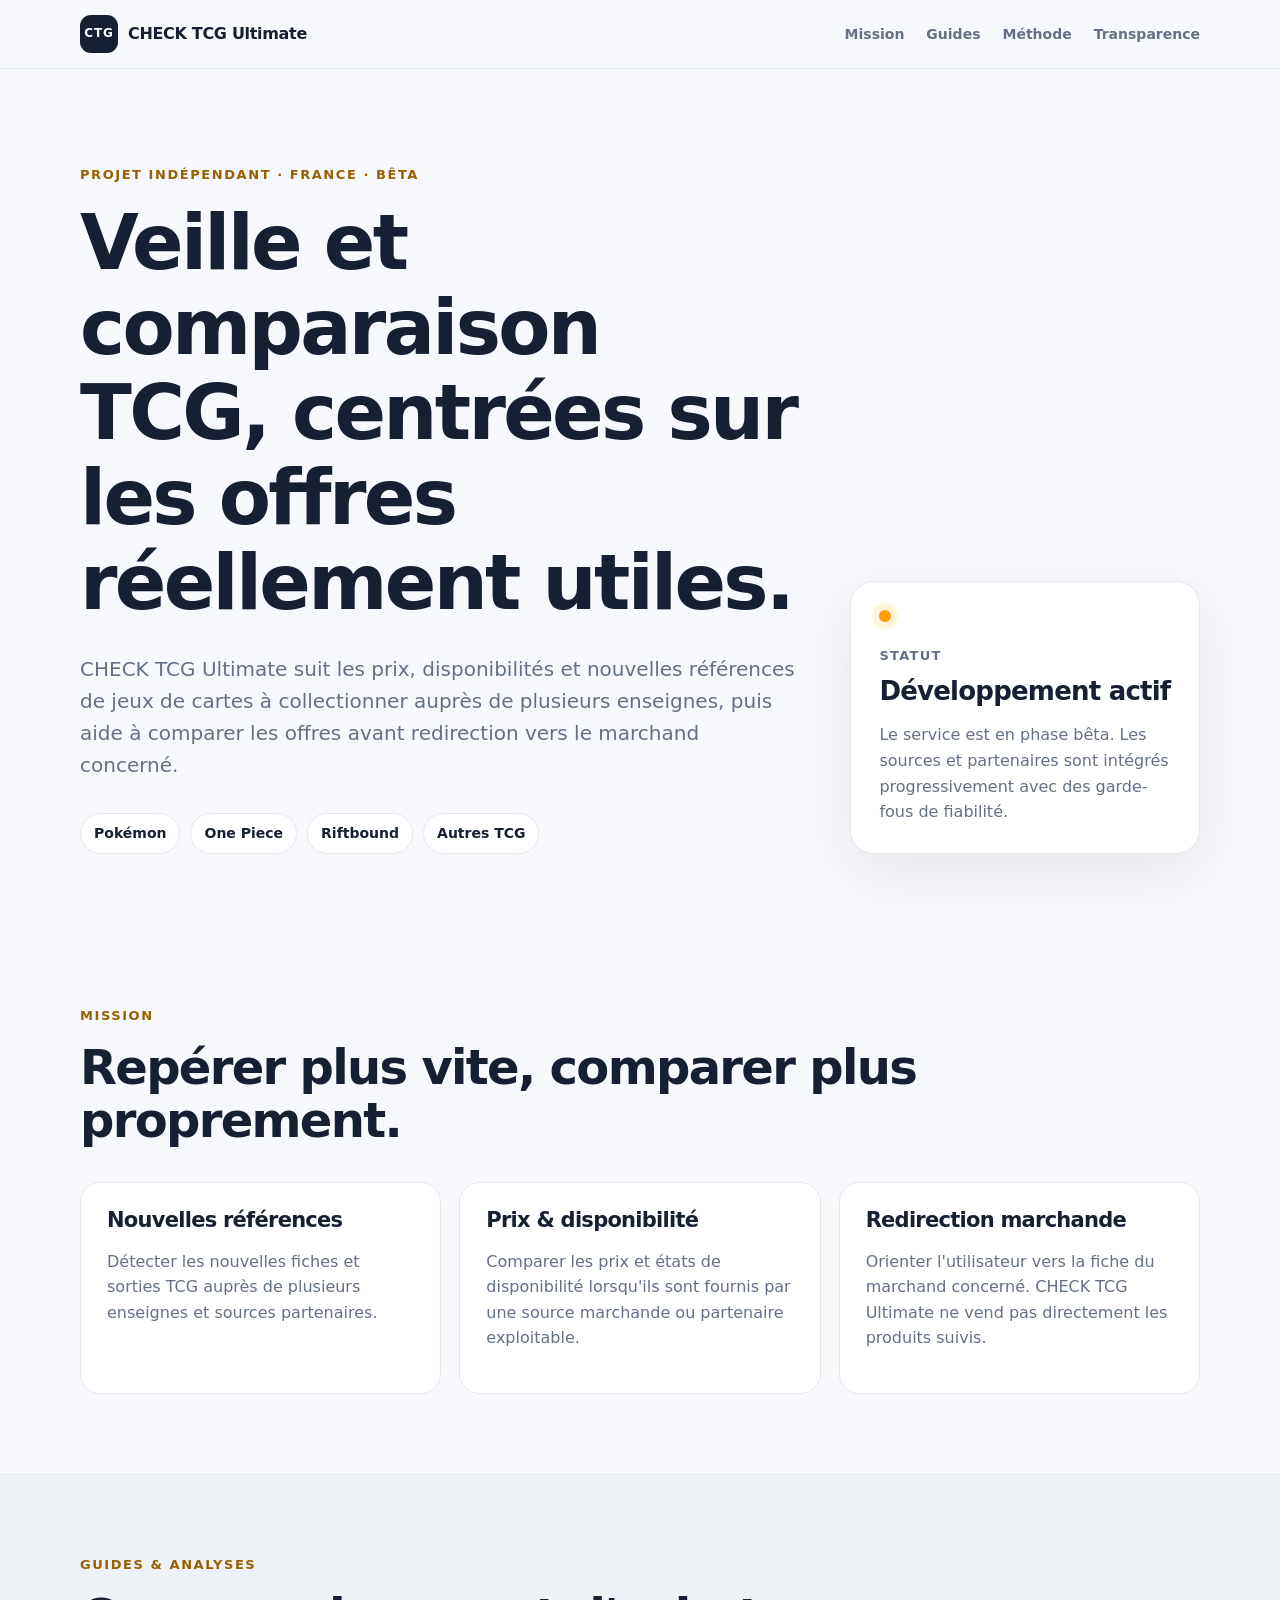
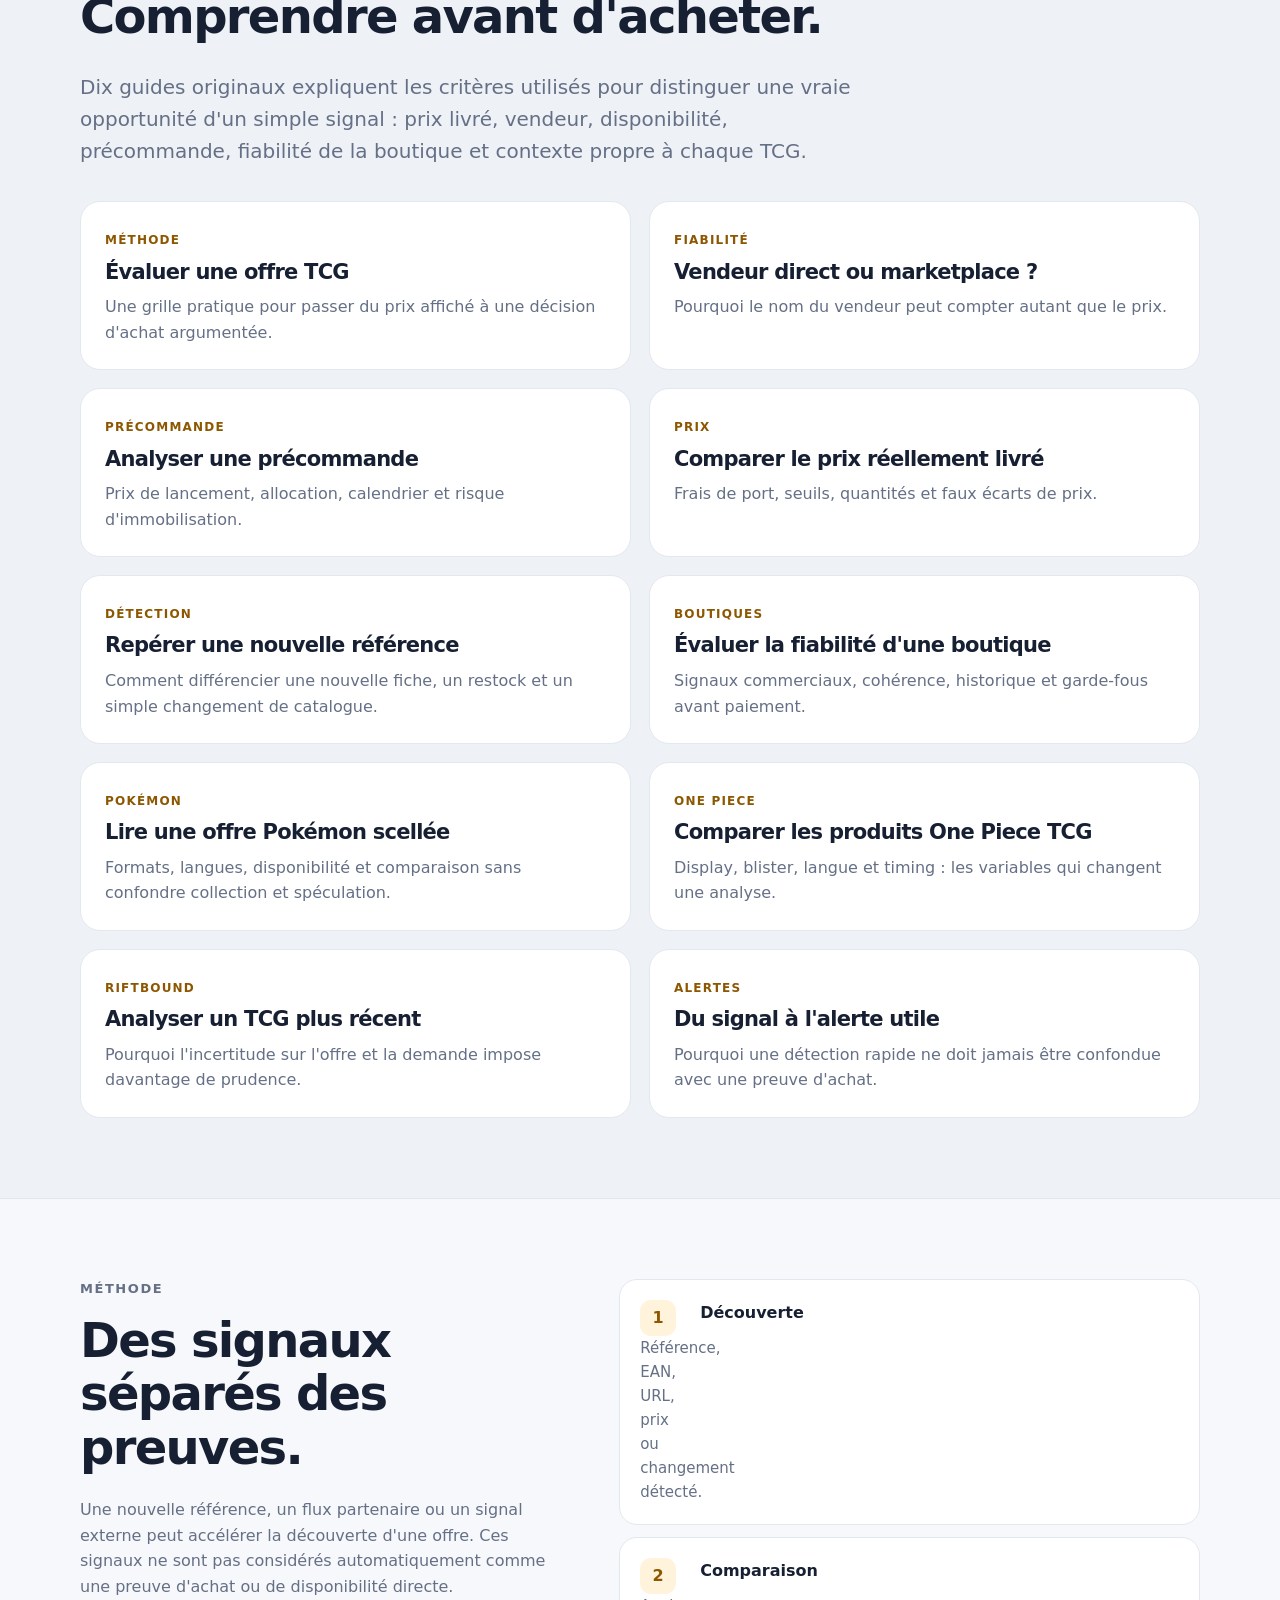
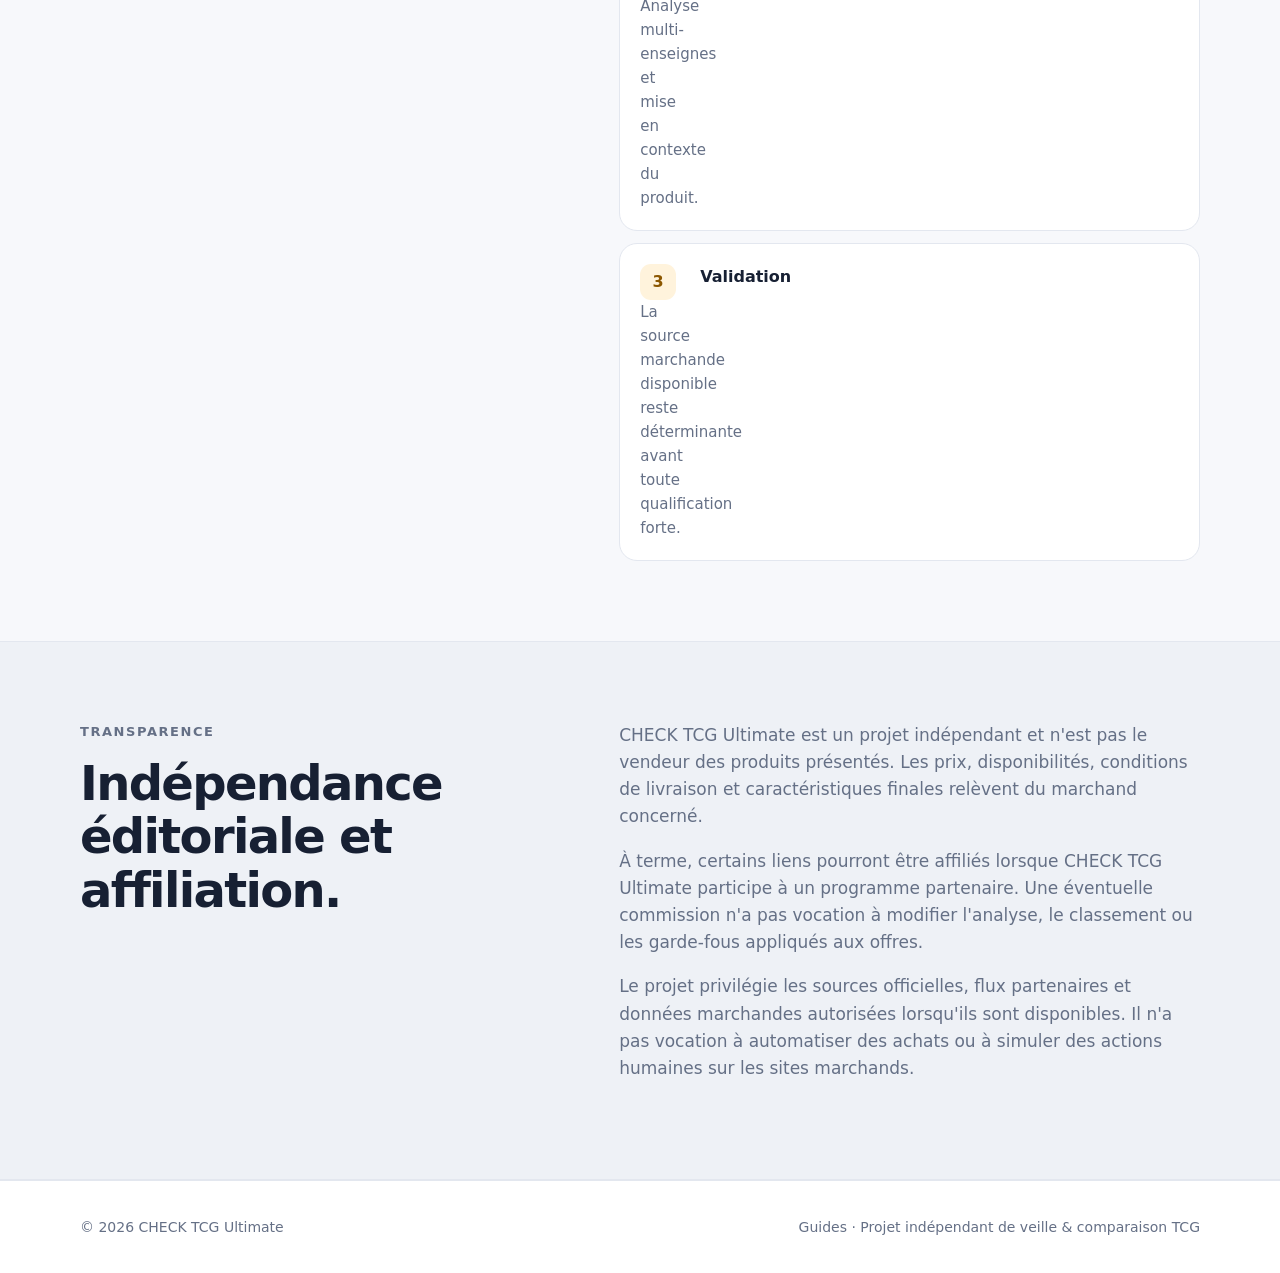
<file: index.html>
<!doctype html>
<html lang="fr">
<head>
  <meta charset="utf-8">
  <meta name="viewport" content="width=device-width, initial-scale=1">
  <meta name="description" content="CHECK TCG Ultimate : veille, comparaison et guides indépendants pour analyser prix, disponibilités, vendeurs et nouvelles références TCG.">
  <link rel="canonical" href="https://check-tcg-ultimate-publisher.vercel.app/">
  <title>CHECK TCG Ultimate — Veille, comparaison & guides TCG</title>
  <link rel="stylesheet" href="styles.css">
</head>
<body>
  <header class="site-header">
    <div class="shell nav-wrap">
      <a class="brand" href="#top" aria-label="CHECK TCG Ultimate — accueil">
        <span class="brand-mark">CTG</span>
        <span>CHECK TCG Ultimate</span>
      </a>
      <nav aria-label="Navigation principale">
        <a href="#mission">Mission</a>
        <a href="#guides">Guides</a>
        <a href="#methode">Méthode</a>
        <a href="#transparence">Transparence</a>
      </nav>
    </div>
  </header>

  <main id="top">
    <section class="hero">
      <div class="shell hero-grid">
        <div>
          <p class="eyebrow">Projet indépendant · France · bêta</p>
          <h1>Veille et comparaison TCG, centrées sur les offres réellement utiles.</h1>
          <p class="lede">
            CHECK TCG Ultimate suit les prix, disponibilités et nouvelles références de jeux de cartes à collectionner auprès de plusieurs enseignes, puis aide à comparer les offres avant redirection vers le marchand concerné.
          </p>
          <div class="chips" aria-label="Univers suivis">
            <span>Pokémon</span>
            <span>One Piece</span>
            <span>Riftbound</span>
            <span>Autres TCG</span>
          </div>
        </div>
        <aside class="status-card" aria-label="Statut du projet">
          <div class="status-dot" aria-hidden="true"></div>
          <p class="status-label">Statut</p>
          <p class="status-value">Développement actif</p>
          <p class="status-copy">
            Le service est en phase bêta. Les sources et partenaires sont intégrés progressivement avec des garde-fous de fiabilité.
          </p>
        </aside>
      </div>
    </section>

    <section id="mission" class="section">
      <div class="shell">
        <p class="section-kicker">Mission</p>
        <h2>Repérer plus vite, comparer plus proprement.</h2>
        <div class="cards three">
          <article class="card">
            <h3>Nouvelles références</h3>
            <p>Détecter les nouvelles fiches et sorties TCG auprès de plusieurs enseignes et sources partenaires.</p>
          </article>
          <article class="card">
            <h3>Prix & disponibilité</h3>
            <p>Comparer les prix et états de disponibilité lorsqu'ils sont fournis par une source marchande ou partenaire exploitable.</p>
          </article>
          <article class="card">
            <h3>Redirection marchande</h3>
            <p>Orienter l'utilisateur vers la fiche du marchand concerné. CHECK TCG Ultimate ne vend pas directement les produits suivis.</p>
          </article>
        </div>
      </div>
    </section>

    <section id="guides" class="section section-muted">
      <div class="shell">
        <p class="section-kicker">Guides & analyses</p>
        <h2>Comprendre avant d'acheter.</h2>
        <p class="lede">Dix guides originaux expliquent les critères utilisés pour distinguer une vraie opportunité d'un simple signal : prix livré, vendeur, disponibilité, précommande, fiabilité de la boutique et contexte propre à chaque TCG.</p>
        <div class="guide-grid">
          <a class="guide-card" href="guides/evaluer-offre-tcg.html"><span class="guide-tag">Méthode</span><h3>Évaluer une offre TCG</h3><p>Une grille pratique pour passer du prix affiché à une décision d'achat argumentée.</p></a>
          <a class="guide-card" href="guides/vendeur-direct-marketplace.html"><span class="guide-tag">Fiabilité</span><h3>Vendeur direct ou marketplace ?</h3><p>Pourquoi le nom du vendeur peut compter autant que le prix.</p></a>
          <a class="guide-card" href="guides/precommandes-tcg.html"><span class="guide-tag">Précommande</span><h3>Analyser une précommande</h3><p>Prix de lancement, allocation, calendrier et risque d'immobilisation.</p></a>
          <a class="guide-card" href="guides/prix-livre.html"><span class="guide-tag">Prix</span><h3>Comparer le prix réellement livré</h3><p>Frais de port, seuils, quantités et faux écarts de prix.</p></a>
          <a class="guide-card" href="guides/nouvelles-references.html"><span class="guide-tag">Détection</span><h3>Repérer une nouvelle référence</h3><p>Comment différencier une nouvelle fiche, un restock et un simple changement de catalogue.</p></a>
          <a class="guide-card" href="guides/fiabilite-boutiques.html"><span class="guide-tag">Boutiques</span><h3>Évaluer la fiabilité d'une boutique</h3><p>Signaux commerciaux, cohérence, historique et garde-fous avant paiement.</p></a>
          <a class="guide-card" href="guides/pokemon.html"><span class="guide-tag">Pokémon</span><h3>Lire une offre Pokémon scellée</h3><p>Formats, langues, disponibilité et comparaison sans confondre collection et spéculation.</p></a>
          <a class="guide-card" href="guides/one-piece.html"><span class="guide-tag">One Piece</span><h3>Comparer les produits One Piece TCG</h3><p>Display, blister, langue et timing : les variables qui changent une analyse.</p></a>
          <a class="guide-card" href="guides/riftbound.html"><span class="guide-tag">Riftbound</span><h3>Analyser un TCG plus récent</h3><p>Pourquoi l'incertitude sur l'offre et la demande impose davantage de prudence.</p></a>
          <a class="guide-card" href="guides/alertes-validation.html"><span class="guide-tag">Alertes</span><h3>Du signal à l'alerte utile</h3><p>Pourquoi une détection rapide ne doit jamais être confondue avec une preuve d'achat.</p></a>
        </div>
      </div>
    </section>

    <section id="methode" class="section">
      <div class="shell split">
        <div>
          <p class="section-kicker">Méthode</p>
          <h2>Des signaux séparés des preuves.</h2>
          <p>
            Une nouvelle référence, un flux partenaire ou un signal externe peut accélérer la découverte d'une offre. Ces signaux ne sont pas considérés automatiquement comme une preuve d'achat ou de disponibilité directe.
          </p>
        </div>
        <ol class="steps">
          <li><strong>Découverte</strong><span>Référence, EAN, URL, prix ou changement détecté.</span></li>
          <li><strong>Comparaison</strong><span>Analyse multi-enseignes et mise en contexte du produit.</span></li>
          <li><strong>Validation</strong><span>La source marchande disponible reste déterminante avant toute qualification forte.</span></li>
        </ol>
      </div>
    </section>

    <section id="transparence" class="section section-muted">
      <div class="shell split">
        <div>
          <p class="section-kicker">Transparence</p>
          <h2>Indépendance éditoriale et affiliation.</h2>
        </div>
        <div class="prose">
          <p>
            CHECK TCG Ultimate est un projet indépendant et n'est pas le vendeur des produits présentés. Les prix, disponibilités, conditions de livraison et caractéristiques finales relèvent du marchand concerné.
          </p>
          <p>
            À terme, certains liens pourront être affiliés lorsque CHECK TCG Ultimate participe à un programme partenaire. Une éventuelle commission n'a pas vocation à modifier l'analyse, le classement ou les garde-fous appliqués aux offres.
          </p>
          <p>
            Le projet privilégie les sources officielles, flux partenaires et données marchandes autorisées lorsqu'ils sont disponibles. Il n'a pas vocation à automatiser des achats ou à simuler des actions humaines sur les sites marchands.
          </p>
        </div>
      </div>
    </section>
  </main>

  <footer class="site-footer">
    <div class="shell footer-wrap">
      <span>© 2026 CHECK TCG Ultimate</span>
      <span><a href="#guides">Guides</a> · Projet indépendant de veille & comparaison TCG</span>
    </div>
  </footer>
</body>
</html>
</file>
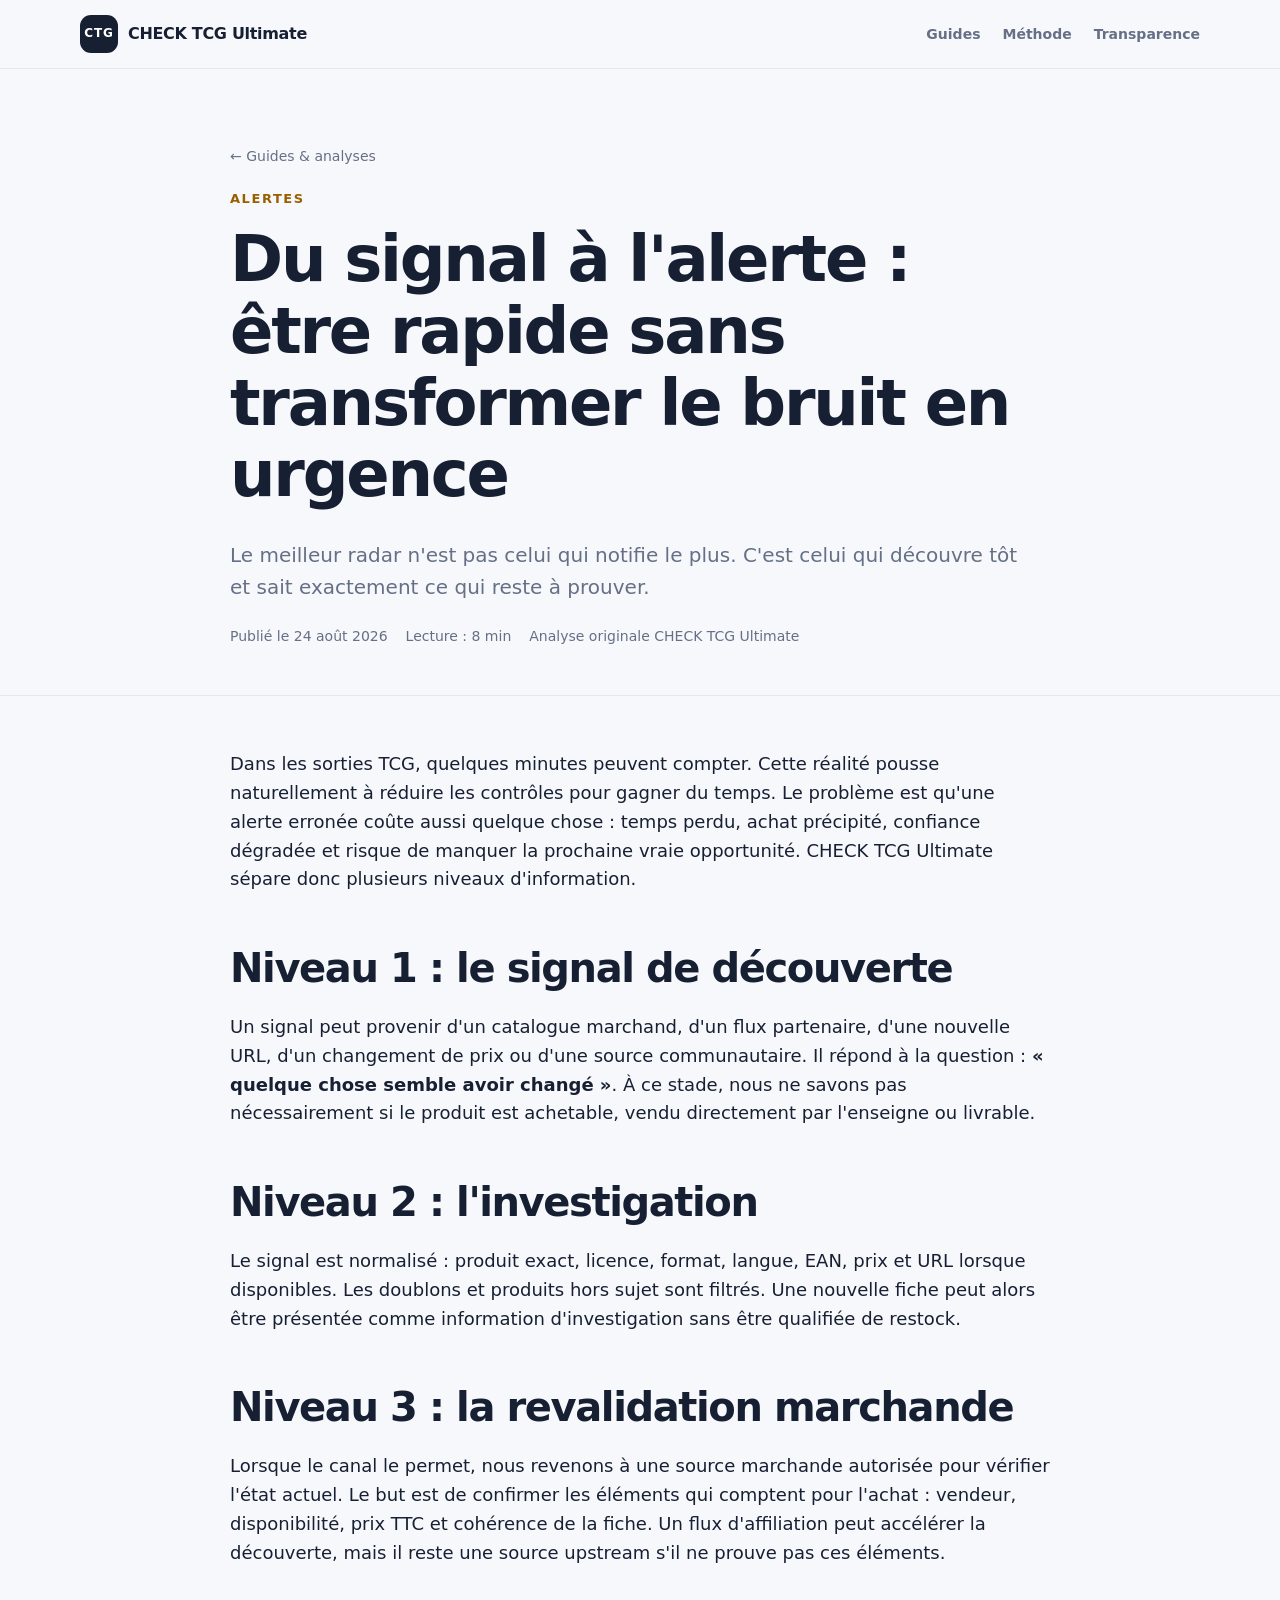
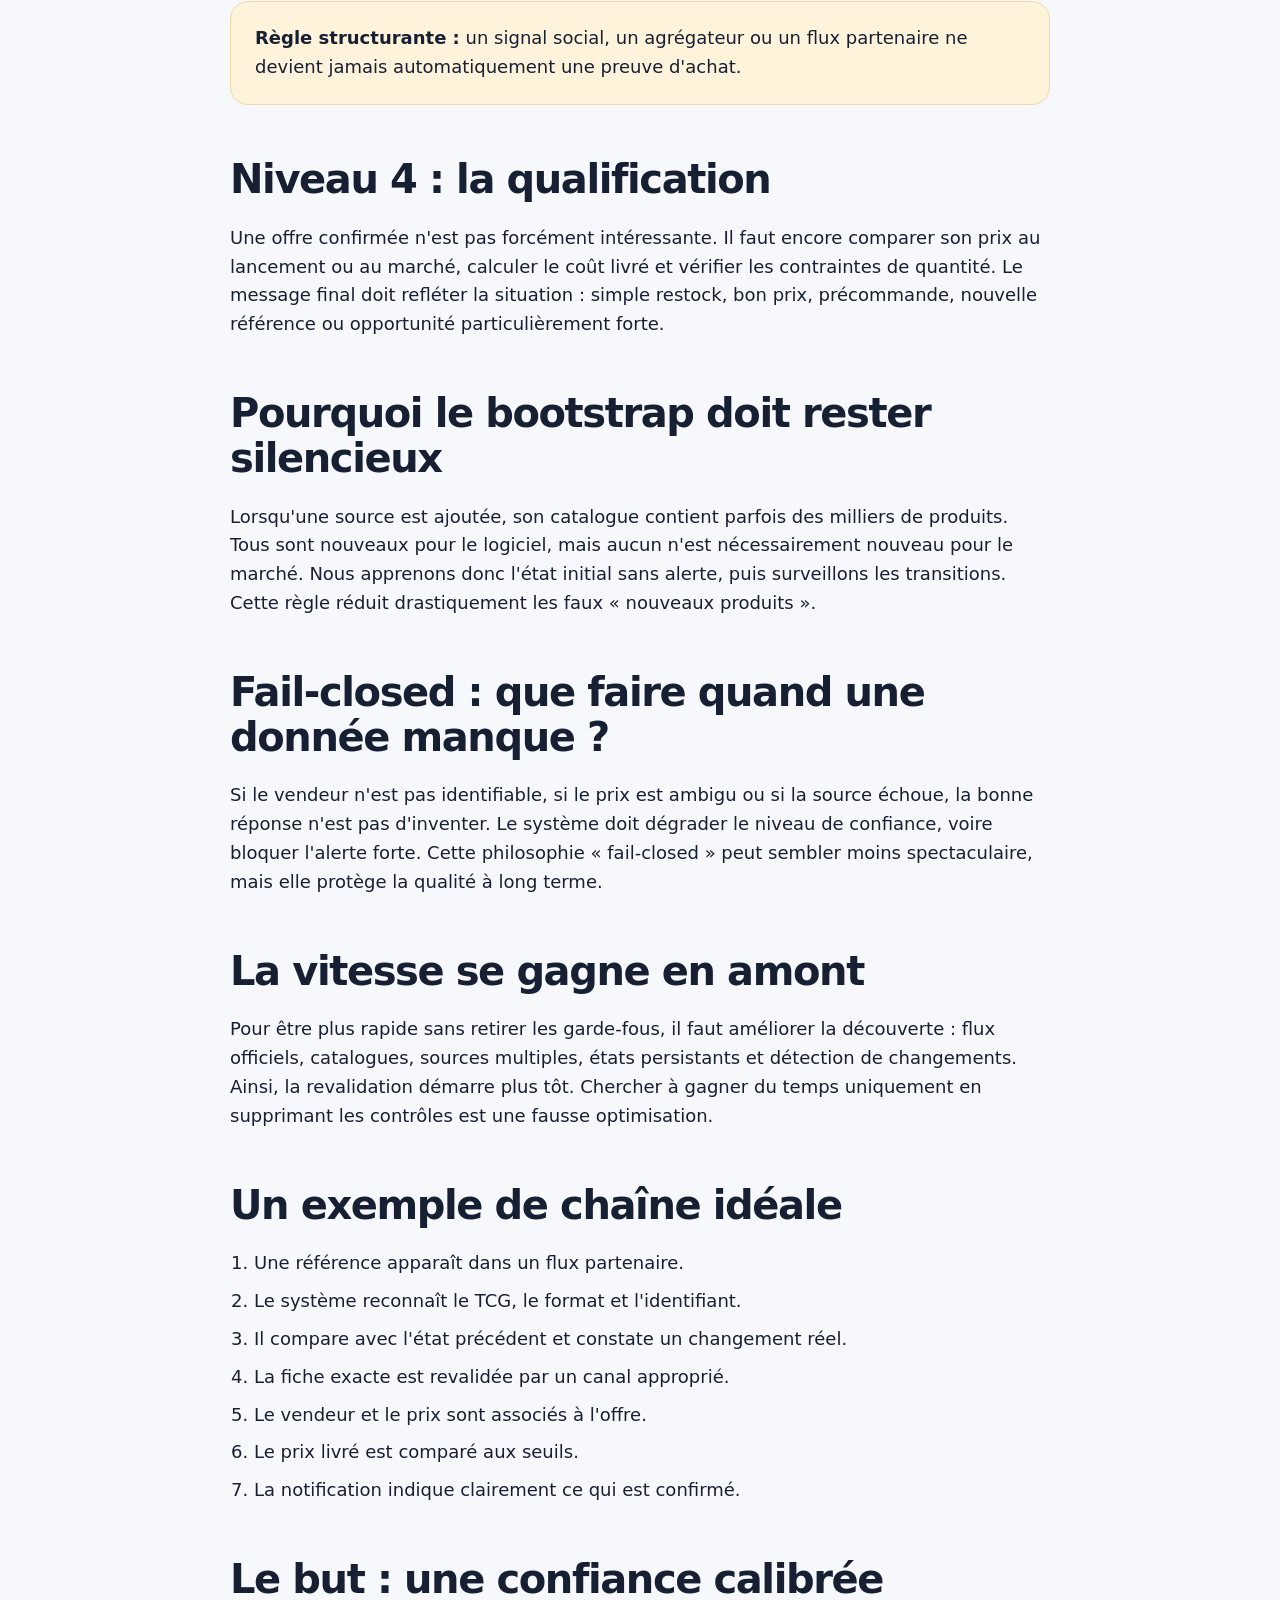
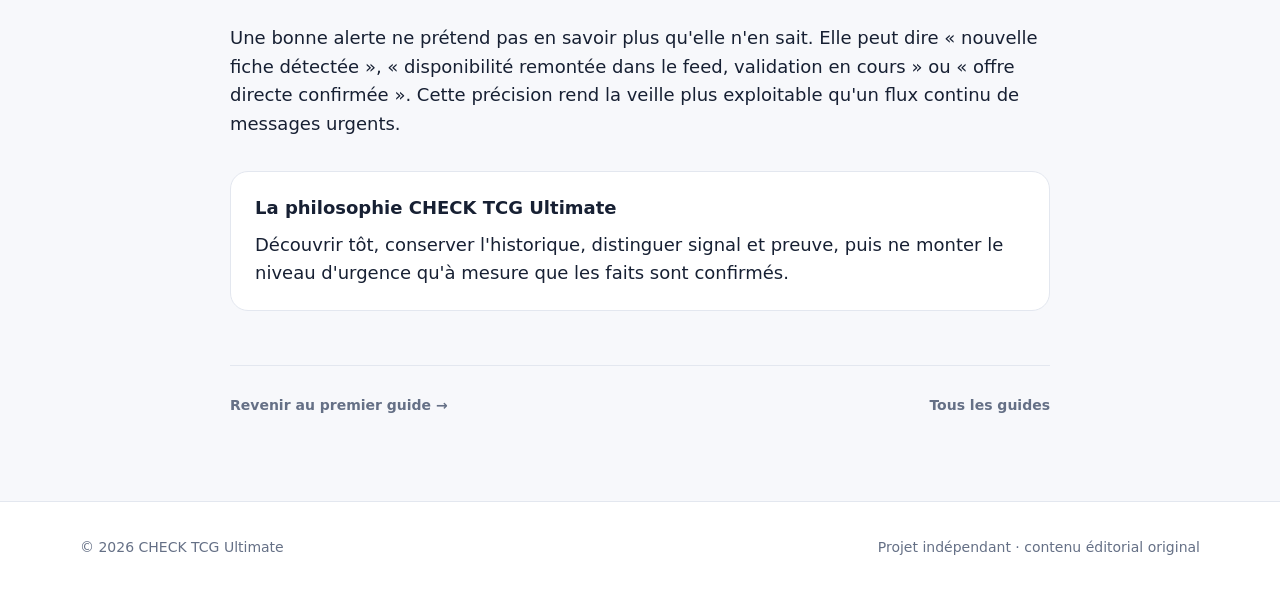
<file: guides/alertes-validation.html>
<!doctype html>
<html lang="fr"><head><meta charset="utf-8"><meta name="viewport" content="width=device-width, initial-scale=1"><meta name="description" content="Comment CHECK TCG Ultimate sépare signal, investigation, revalidation et alerte afin de privilégier des notifications TCG rapides mais fiables."><link rel="canonical" href="https://check-tcg-ultimate-publisher.vercel.app/guides/alertes-validation.html"><title>Du signal à l'alerte TCG utile — CHECK TCG Ultimate</title><link rel="stylesheet" href="../styles.css"></head>
<body><header class="site-header"><div class="shell nav-wrap"><a class="brand" href="../index.html"><span class="brand-mark">CTG</span><span>CHECK TCG Ultimate</span></a><nav><a href="../index.html#guides">Guides</a><a href="../index.html#methode">Méthode</a><a href="../index.html#transparence">Transparence</a></nav></div></header>
<main><section class="article-hero"><div class="article-shell"><a class="breadcrumb" href="../index.html#guides">← Guides & analyses</a><p class="eyebrow">Alertes</p><h1>Du signal à l'alerte : être rapide sans transformer le bruit en urgence</h1><p class="lede">Le meilleur radar n'est pas celui qui notifie le plus. C'est celui qui découvre tôt et sait exactement ce qui reste à prouver.</p><div class="article-meta"><span>Publié le 24 août 2026</span><span>Lecture : 8 min</span><span>Analyse originale CHECK TCG Ultimate</span></div></div></section>
<article class="article-body"><div class="article-shell">
<p>Dans les sorties TCG, quelques minutes peuvent compter. Cette réalité pousse naturellement à réduire les contrôles pour gagner du temps. Le problème est qu'une alerte erronée coûte aussi quelque chose : temps perdu, achat précipité, confiance dégradée et risque de manquer la prochaine vraie opportunité. CHECK TCG Ultimate sépare donc plusieurs niveaux d'information.</p>
<h2>Niveau 1 : le signal de découverte</h2>
<p>Un signal peut provenir d'un catalogue marchand, d'un flux partenaire, d'une nouvelle URL, d'un changement de prix ou d'une source communautaire. Il répond à la question : <strong>« quelque chose semble avoir changé »</strong>. À ce stade, nous ne savons pas nécessairement si le produit est achetable, vendu directement par l'enseigne ou livrable.</p>
<h2>Niveau 2 : l'investigation</h2>
<p>Le signal est normalisé : produit exact, licence, format, langue, EAN, prix et URL lorsque disponibles. Les doublons et produits hors sujet sont filtrés. Une nouvelle fiche peut alors être présentée comme information d'investigation sans être qualifiée de restock.</p>
<h2>Niveau 3 : la revalidation marchande</h2>
<p>Lorsque le canal le permet, nous revenons à une source marchande autorisée pour vérifier l'état actuel. Le but est de confirmer les éléments qui comptent pour l'achat : vendeur, disponibilité, prix TTC et cohérence de la fiche. Un flux d'affiliation peut accélérer la découverte, mais il reste une source upstream s'il ne prouve pas ces éléments.</p>
<div class="callout"><p><strong>Règle structurante :</strong> un signal social, un agrégateur ou un flux partenaire ne devient jamais automatiquement une preuve d'achat.</p></div>
<h2>Niveau 4 : la qualification</h2>
<p>Une offre confirmée n'est pas forcément intéressante. Il faut encore comparer son prix au lancement ou au marché, calculer le coût livré et vérifier les contraintes de quantité. Le message final doit refléter la situation : simple restock, bon prix, précommande, nouvelle référence ou opportunité particulièrement forte.</p>
<h2>Pourquoi le bootstrap doit rester silencieux</h2>
<p>Lorsqu'une source est ajoutée, son catalogue contient parfois des milliers de produits. Tous sont nouveaux pour le logiciel, mais aucun n'est nécessairement nouveau pour le marché. Nous apprenons donc l'état initial sans alerte, puis surveillons les transitions. Cette règle réduit drastiquement les faux « nouveaux produits ».</p>
<h2>Fail-closed : que faire quand une donnée manque ?</h2>
<p>Si le vendeur n'est pas identifiable, si le prix est ambigu ou si la source échoue, la bonne réponse n'est pas d'inventer. Le système doit dégrader le niveau de confiance, voire bloquer l'alerte forte. Cette philosophie « fail-closed » peut sembler moins spectaculaire, mais elle protège la qualité à long terme.</p>
<h2>La vitesse se gagne en amont</h2>
<p>Pour être plus rapide sans retirer les garde-fous, il faut améliorer la découverte : flux officiels, catalogues, sources multiples, états persistants et détection de changements. Ainsi, la revalidation démarre plus tôt. Chercher à gagner du temps uniquement en supprimant les contrôles est une fausse optimisation.</p>
<h2>Un exemple de chaîne idéale</h2>
<ol><li>Une référence apparaît dans un flux partenaire.</li><li>Le système reconnaît le TCG, le format et l'identifiant.</li><li>Il compare avec l'état précédent et constate un changement réel.</li><li>La fiche exacte est revalidée par un canal approprié.</li><li>Le vendeur et le prix sont associés à l'offre.</li><li>Le prix livré est comparé aux seuils.</li><li>La notification indique clairement ce qui est confirmé.</li></ol>
<h2>Le but : une confiance calibrée</h2>
<p>Une bonne alerte ne prétend pas en savoir plus qu'elle n'en sait. Elle peut dire « nouvelle fiche détectée », « disponibilité remontée dans le feed, validation en cours » ou « offre directe confirmée ». Cette précision rend la veille plus exploitable qu'un flux continu de messages urgents.</p>
<div class="article-summary"><strong>La philosophie CHECK TCG Ultimate</strong>Découvrir tôt, conserver l'historique, distinguer signal et preuve, puis ne monter le niveau d'urgence qu'à mesure que les faits sont confirmés.</div>
<nav class="article-nav"><a href="evaluer-offre-tcg.html">Revenir au premier guide →</a><a href="../index.html#guides">Tous les guides</a></nav>
</div></article></main><footer class="site-footer"><div class="shell footer-wrap"><span>© 2026 CHECK TCG Ultimate</span><span>Projet indépendant · contenu éditorial original</span></div></footer></body></html>
</file>
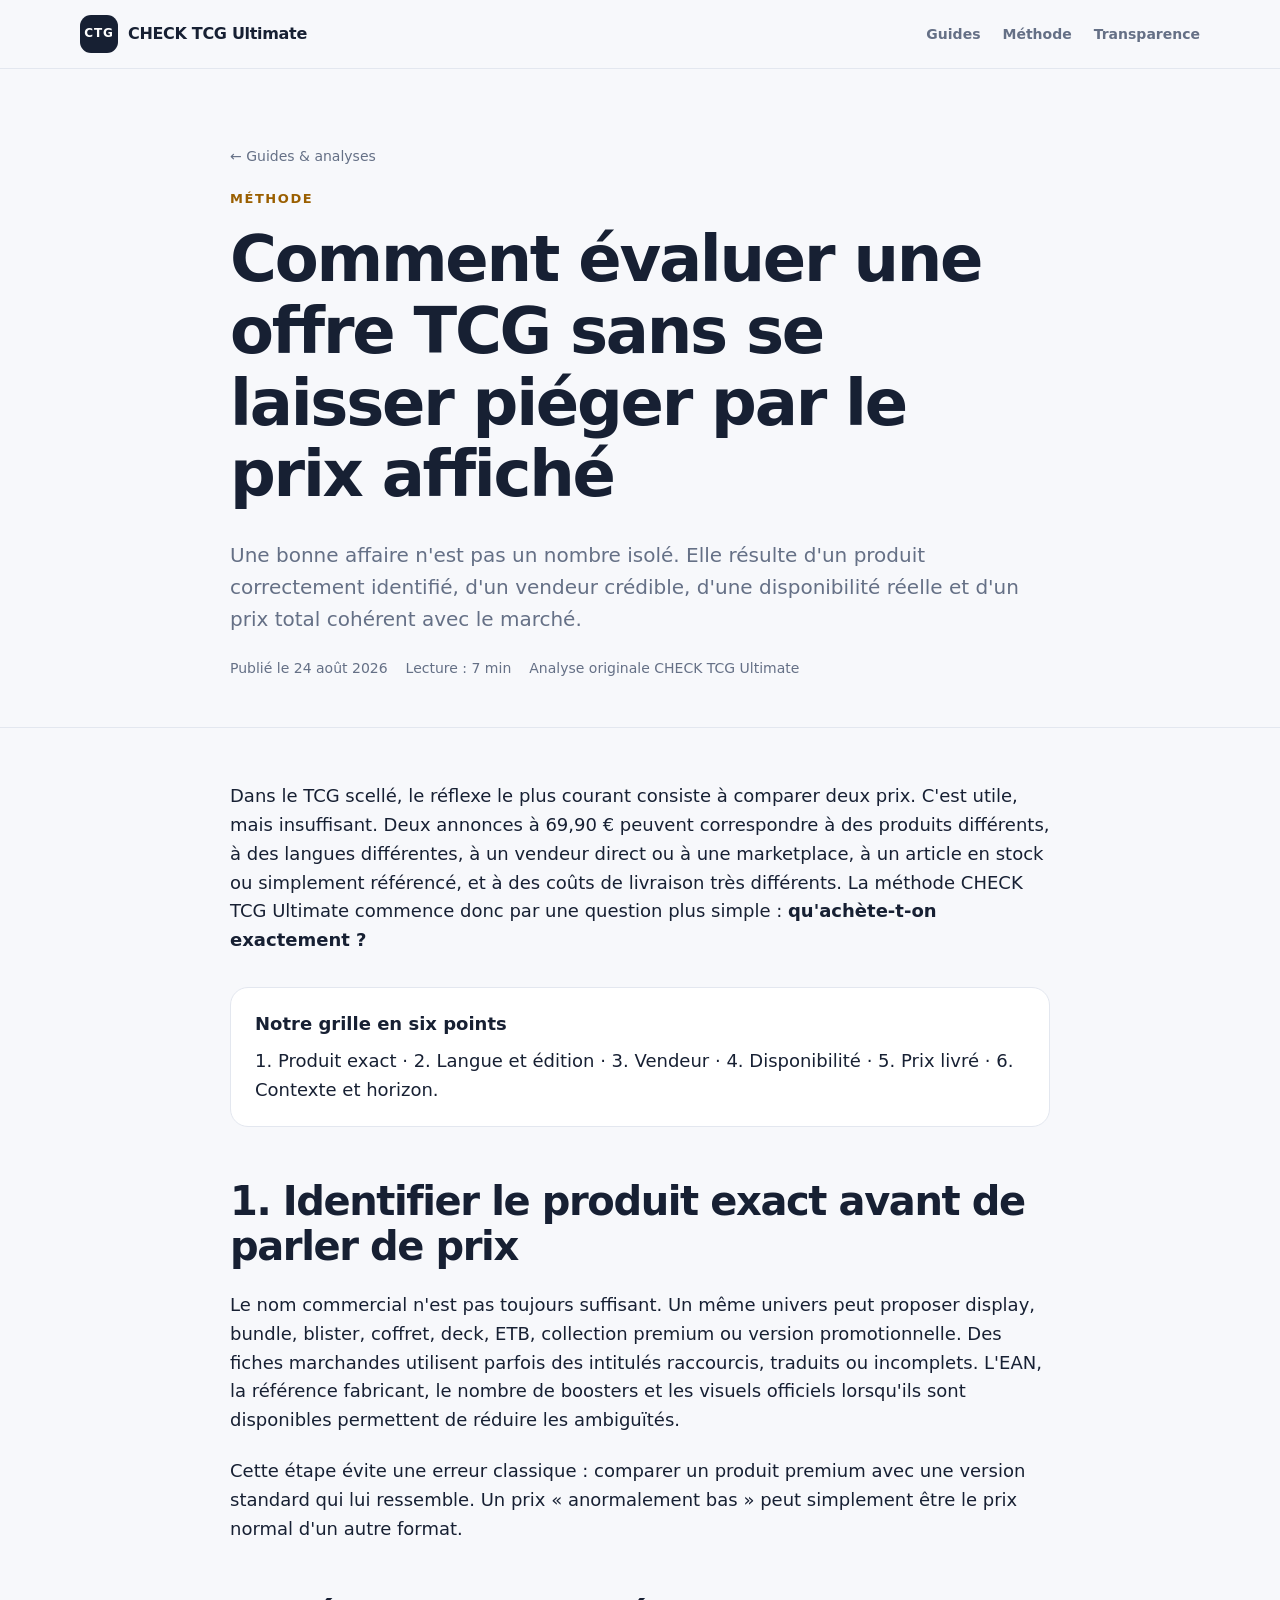
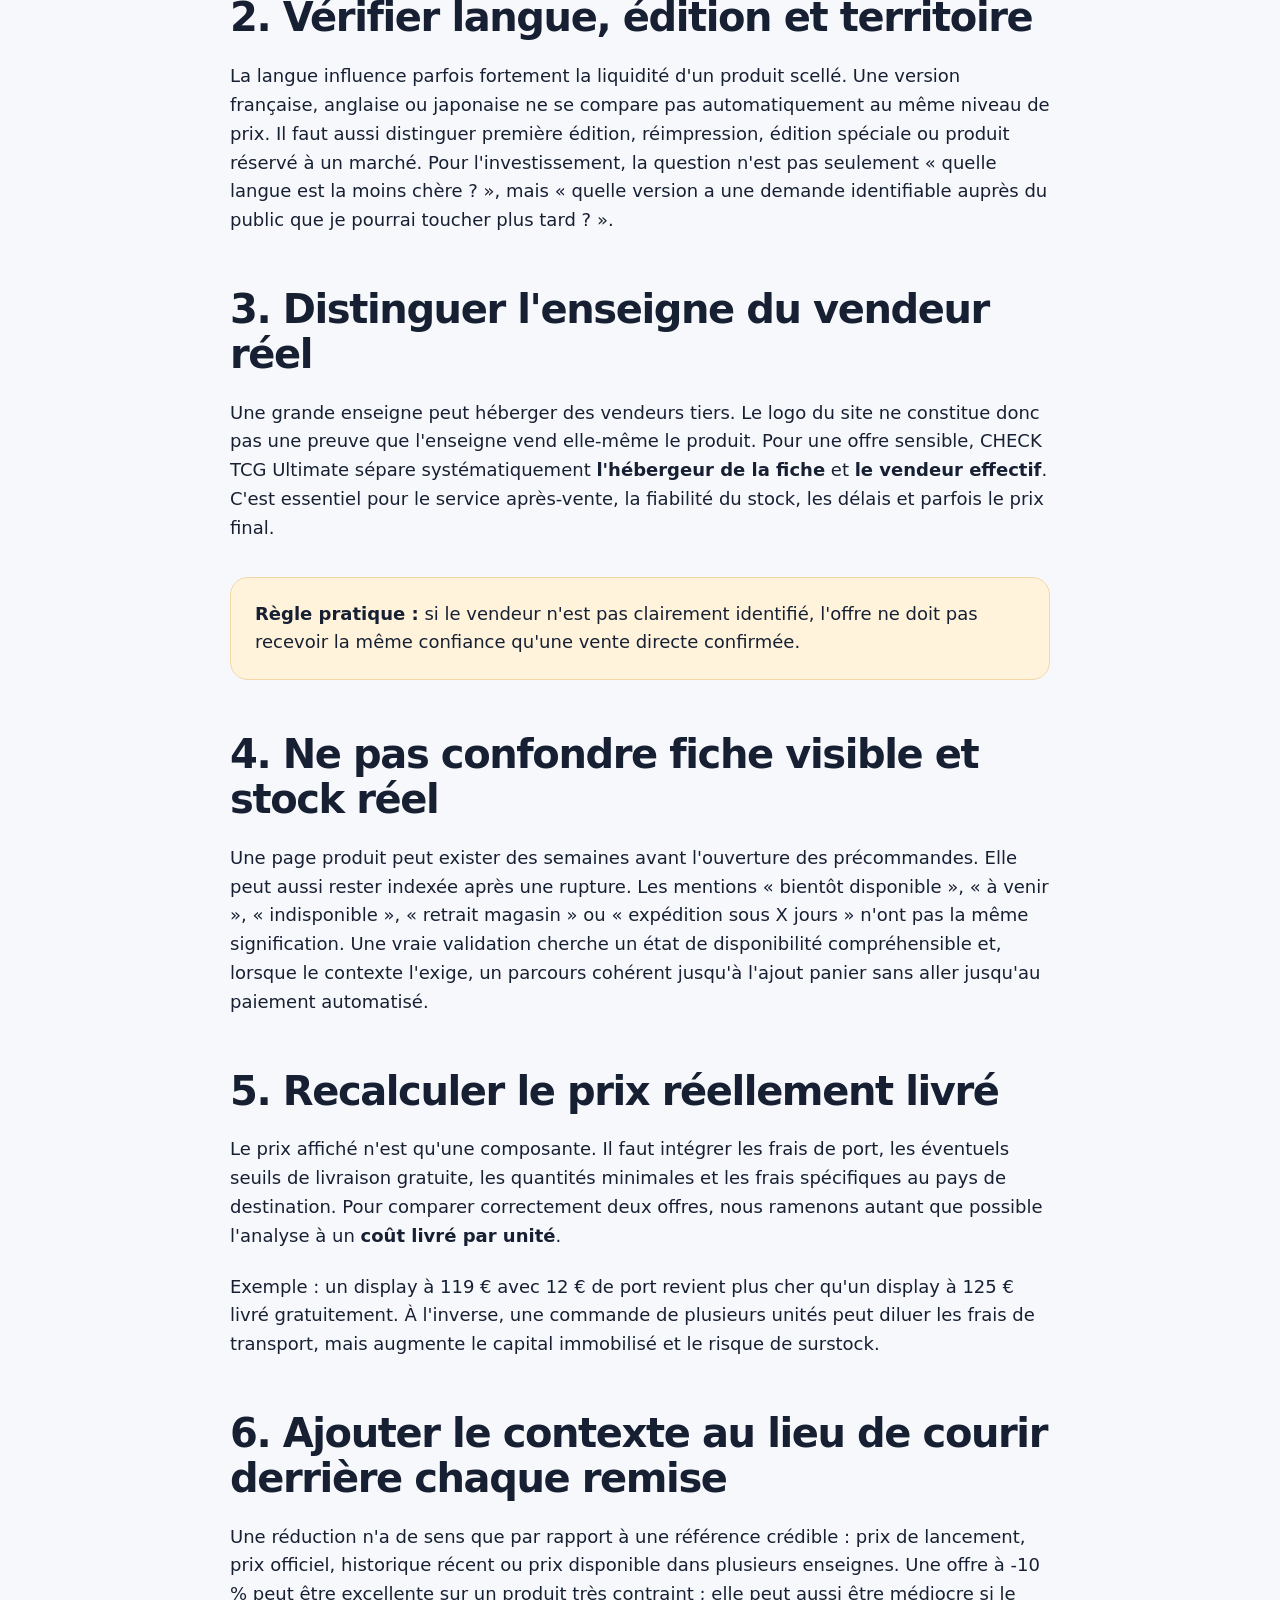
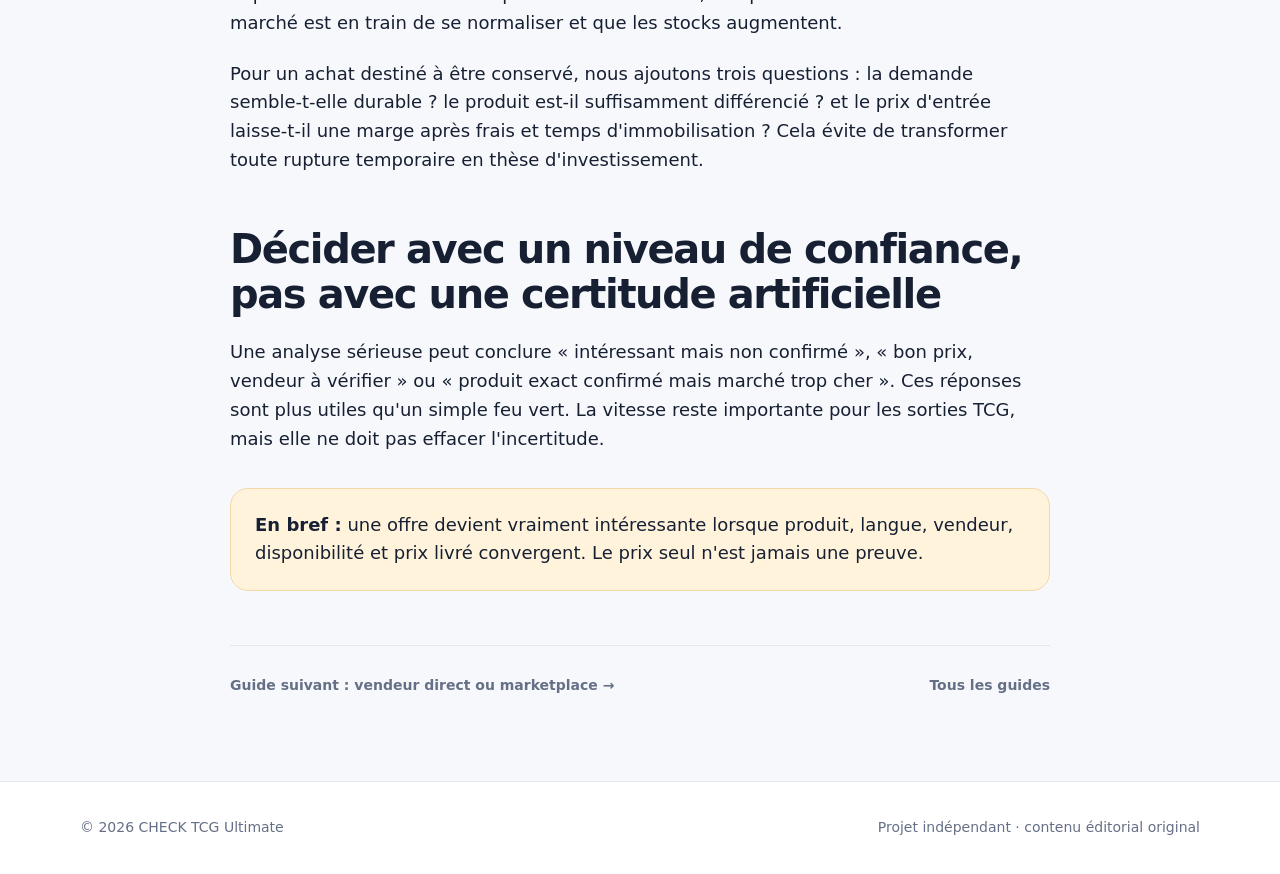
<file: guides/evaluer-offre-tcg.html>
<!doctype html>
<html lang="fr">
<head>
  <meta charset="utf-8"><meta name="viewport" content="width=device-width, initial-scale=1">
  <meta name="description" content="Méthode CHECK TCG Ultimate pour évaluer une offre TCG : produit exact, langue, vendeur, prix livré, stock, calendrier et contexte de marché.">
  <link rel="canonical" href="https://check-tcg-ultimate-publisher.vercel.app/guides/evaluer-offre-tcg.html">
  <title>Comment évaluer une offre TCG — CHECK TCG Ultimate</title>
  <link rel="stylesheet" href="../styles.css">
</head>
<body>
<header class="site-header"><div class="shell nav-wrap"><a class="brand" href="../index.html"><span class="brand-mark">CTG</span><span>CHECK TCG Ultimate</span></a><nav><a href="../index.html#guides">Guides</a><a href="../index.html#methode">Méthode</a><a href="../index.html#transparence">Transparence</a></nav></div></header>
<main>
<section class="article-hero"><div class="article-shell"><a class="breadcrumb" href="../index.html#guides">← Guides & analyses</a><p class="eyebrow">Méthode</p><h1>Comment évaluer une offre TCG sans se laisser piéger par le prix affiché</h1><p class="lede">Une bonne affaire n'est pas un nombre isolé. Elle résulte d'un produit correctement identifié, d'un vendeur crédible, d'une disponibilité réelle et d'un prix total cohérent avec le marché.</p><div class="article-meta"><span>Publié le 24 août 2026</span><span>Lecture : 7 min</span><span>Analyse originale CHECK TCG Ultimate</span></div></div></section>
<article class="article-body"><div class="article-shell">
<p>Dans le TCG scellé, le réflexe le plus courant consiste à comparer deux prix. C'est utile, mais insuffisant. Deux annonces à 69,90 € peuvent correspondre à des produits différents, à des langues différentes, à un vendeur direct ou à une marketplace, à un article en stock ou simplement référencé, et à des coûts de livraison très différents. La méthode CHECK TCG Ultimate commence donc par une question plus simple : <strong>qu'achète-t-on exactement ?</strong></p>
<div class="article-summary"><strong>Notre grille en six points</strong>1. Produit exact · 2. Langue et édition · 3. Vendeur · 4. Disponibilité · 5. Prix livré · 6. Contexte et horizon.</div>
<h2>1. Identifier le produit exact avant de parler de prix</h2>
<p>Le nom commercial n'est pas toujours suffisant. Un même univers peut proposer display, bundle, blister, coffret, deck, ETB, collection premium ou version promotionnelle. Des fiches marchandes utilisent parfois des intitulés raccourcis, traduits ou incomplets. L'EAN, la référence fabricant, le nombre de boosters et les visuels officiels lorsqu'ils sont disponibles permettent de réduire les ambiguïtés.</p>
<p>Cette étape évite une erreur classique : comparer un produit premium avec une version standard qui lui ressemble. Un prix « anormalement bas » peut simplement être le prix normal d'un autre format.</p>
<h2>2. Vérifier langue, édition et territoire</h2>
<p>La langue influence parfois fortement la liquidité d'un produit scellé. Une version française, anglaise ou japonaise ne se compare pas automatiquement au même niveau de prix. Il faut aussi distinguer première édition, réimpression, édition spéciale ou produit réservé à un marché. Pour l'investissement, la question n'est pas seulement « quelle langue est la moins chère ? », mais « quelle version a une demande identifiable auprès du public que je pourrai toucher plus tard ? ».</p>
<h2>3. Distinguer l'enseigne du vendeur réel</h2>
<p>Une grande enseigne peut héberger des vendeurs tiers. Le logo du site ne constitue donc pas une preuve que l'enseigne vend elle-même le produit. Pour une offre sensible, CHECK TCG Ultimate sépare systématiquement <strong>l'hébergeur de la fiche</strong> et <strong>le vendeur effectif</strong>. C'est essentiel pour le service après-vente, la fiabilité du stock, les délais et parfois le prix final.</p>
<div class="callout"><p><strong>Règle pratique :</strong> si le vendeur n'est pas clairement identifié, l'offre ne doit pas recevoir la même confiance qu'une vente directe confirmée.</p></div>
<h2>4. Ne pas confondre fiche visible et stock réel</h2>
<p>Une page produit peut exister des semaines avant l'ouverture des précommandes. Elle peut aussi rester indexée après une rupture. Les mentions « bientôt disponible », « à venir », « indisponible », « retrait magasin » ou « expédition sous X jours » n'ont pas la même signification. Une vraie validation cherche un état de disponibilité compréhensible et, lorsque le contexte l'exige, un parcours cohérent jusqu'à l'ajout panier sans aller jusqu'au paiement automatisé.</p>
<h2>5. Recalculer le prix réellement livré</h2>
<p>Le prix affiché n'est qu'une composante. Il faut intégrer les frais de port, les éventuels seuils de livraison gratuite, les quantités minimales et les frais spécifiques au pays de destination. Pour comparer correctement deux offres, nous ramenons autant que possible l'analyse à un <strong>coût livré par unité</strong>.</p>
<p>Exemple : un display à 119 € avec 12 € de port revient plus cher qu'un display à 125 € livré gratuitement. À l'inverse, une commande de plusieurs unités peut diluer les frais de transport, mais augmente le capital immobilisé et le risque de surstock.</p>
<h2>6. Ajouter le contexte au lieu de courir derrière chaque remise</h2>
<p>Une réduction n'a de sens que par rapport à une référence crédible : prix de lancement, prix officiel, historique récent ou prix disponible dans plusieurs enseignes. Une offre à -10 % peut être excellente sur un produit très contraint ; elle peut aussi être médiocre si le marché est en train de se normaliser et que les stocks augmentent.</p>
<p>Pour un achat destiné à être conservé, nous ajoutons trois questions : la demande semble-t-elle durable ? le produit est-il suffisamment différencié ? et le prix d'entrée laisse-t-il une marge après frais et temps d'immobilisation ? Cela évite de transformer toute rupture temporaire en thèse d'investissement.</p>
<h2>Décider avec un niveau de confiance, pas avec une certitude artificielle</h2>
<p>Une analyse sérieuse peut conclure « intéressant mais non confirmé », « bon prix, vendeur à vérifier » ou « produit exact confirmé mais marché trop cher ». Ces réponses sont plus utiles qu'un simple feu vert. La vitesse reste importante pour les sorties TCG, mais elle ne doit pas effacer l'incertitude.</p>
<div class="callout"><p><strong>En bref :</strong> une offre devient vraiment intéressante lorsque produit, langue, vendeur, disponibilité et prix livré convergent. Le prix seul n'est jamais une preuve.</p></div>
<nav class="article-nav"><a href="vendeur-direct-marketplace.html">Guide suivant : vendeur direct ou marketplace →</a><a href="../index.html#guides">Tous les guides</a></nav>
</div></article>
</main>
<footer class="site-footer"><div class="shell footer-wrap"><span>© 2026 CHECK TCG Ultimate</span><span>Projet indépendant · contenu éditorial original</span></div></footer>
</body></html>
</file>
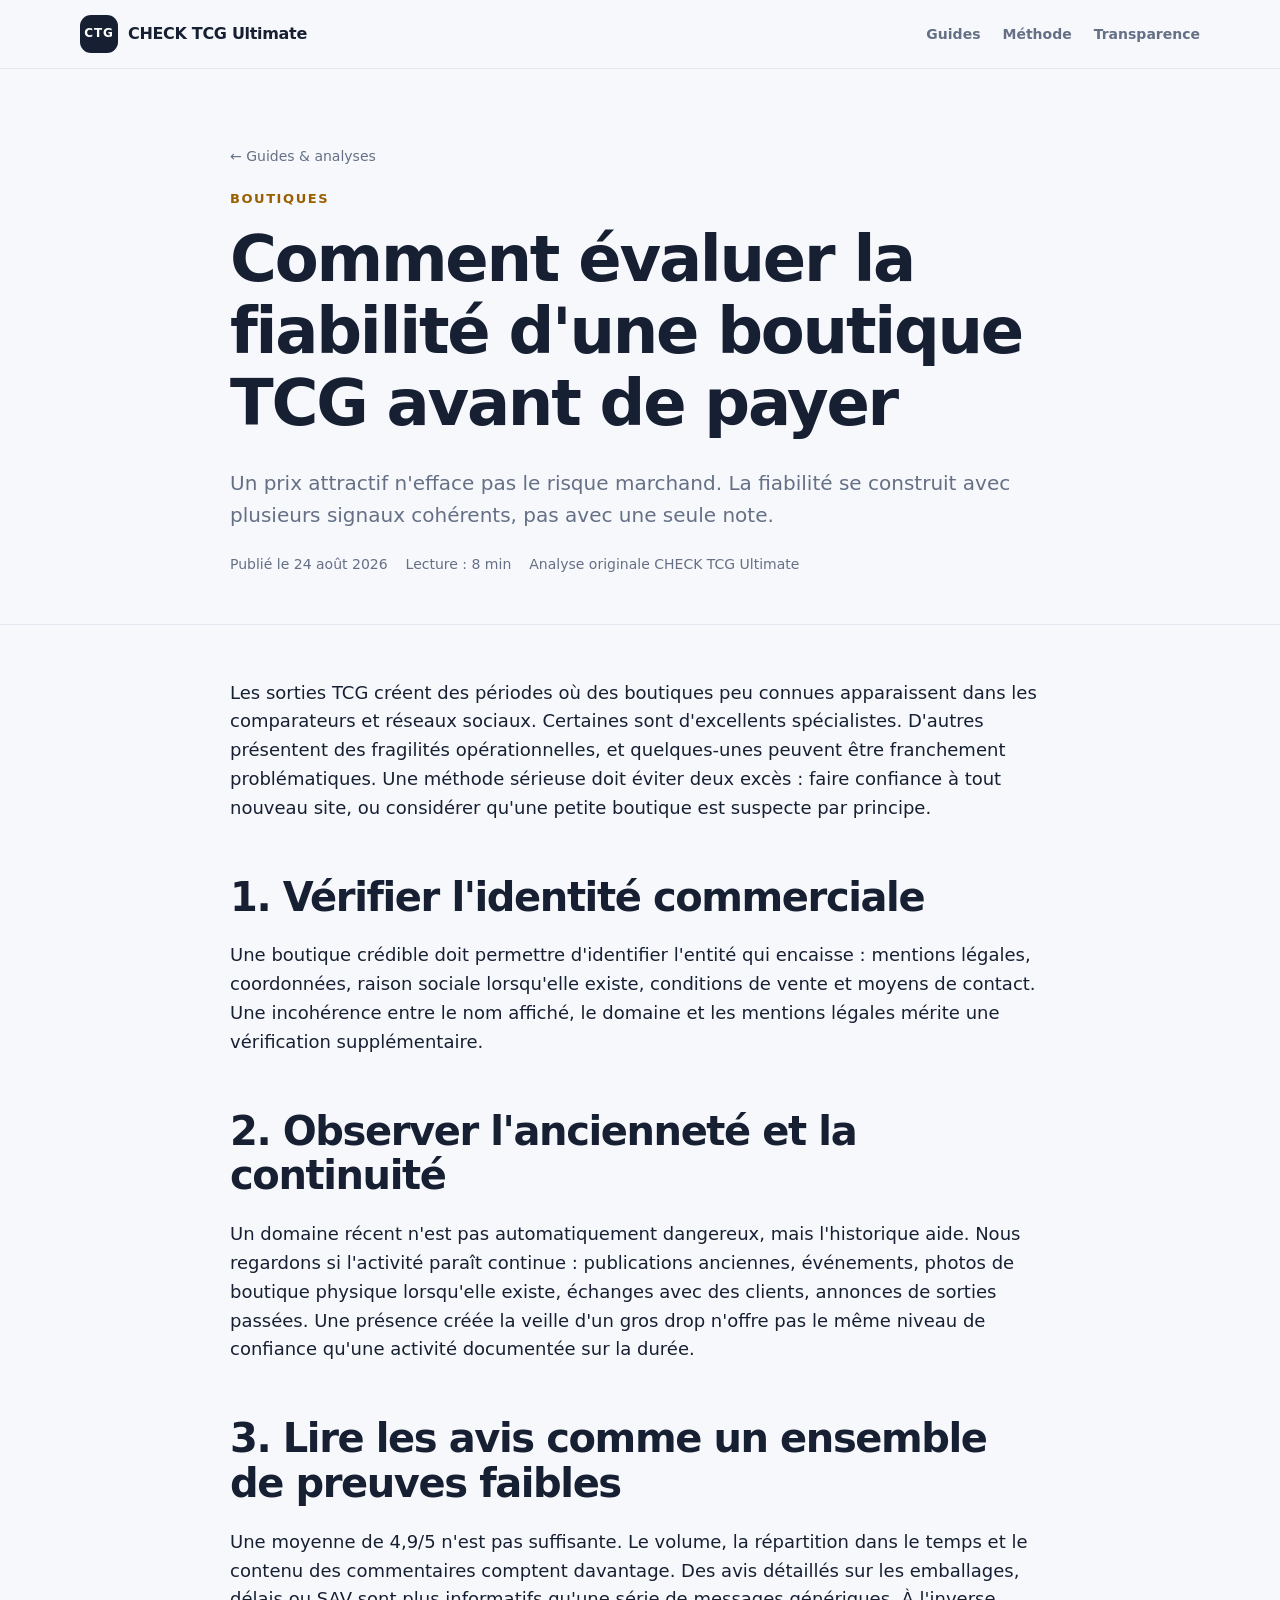
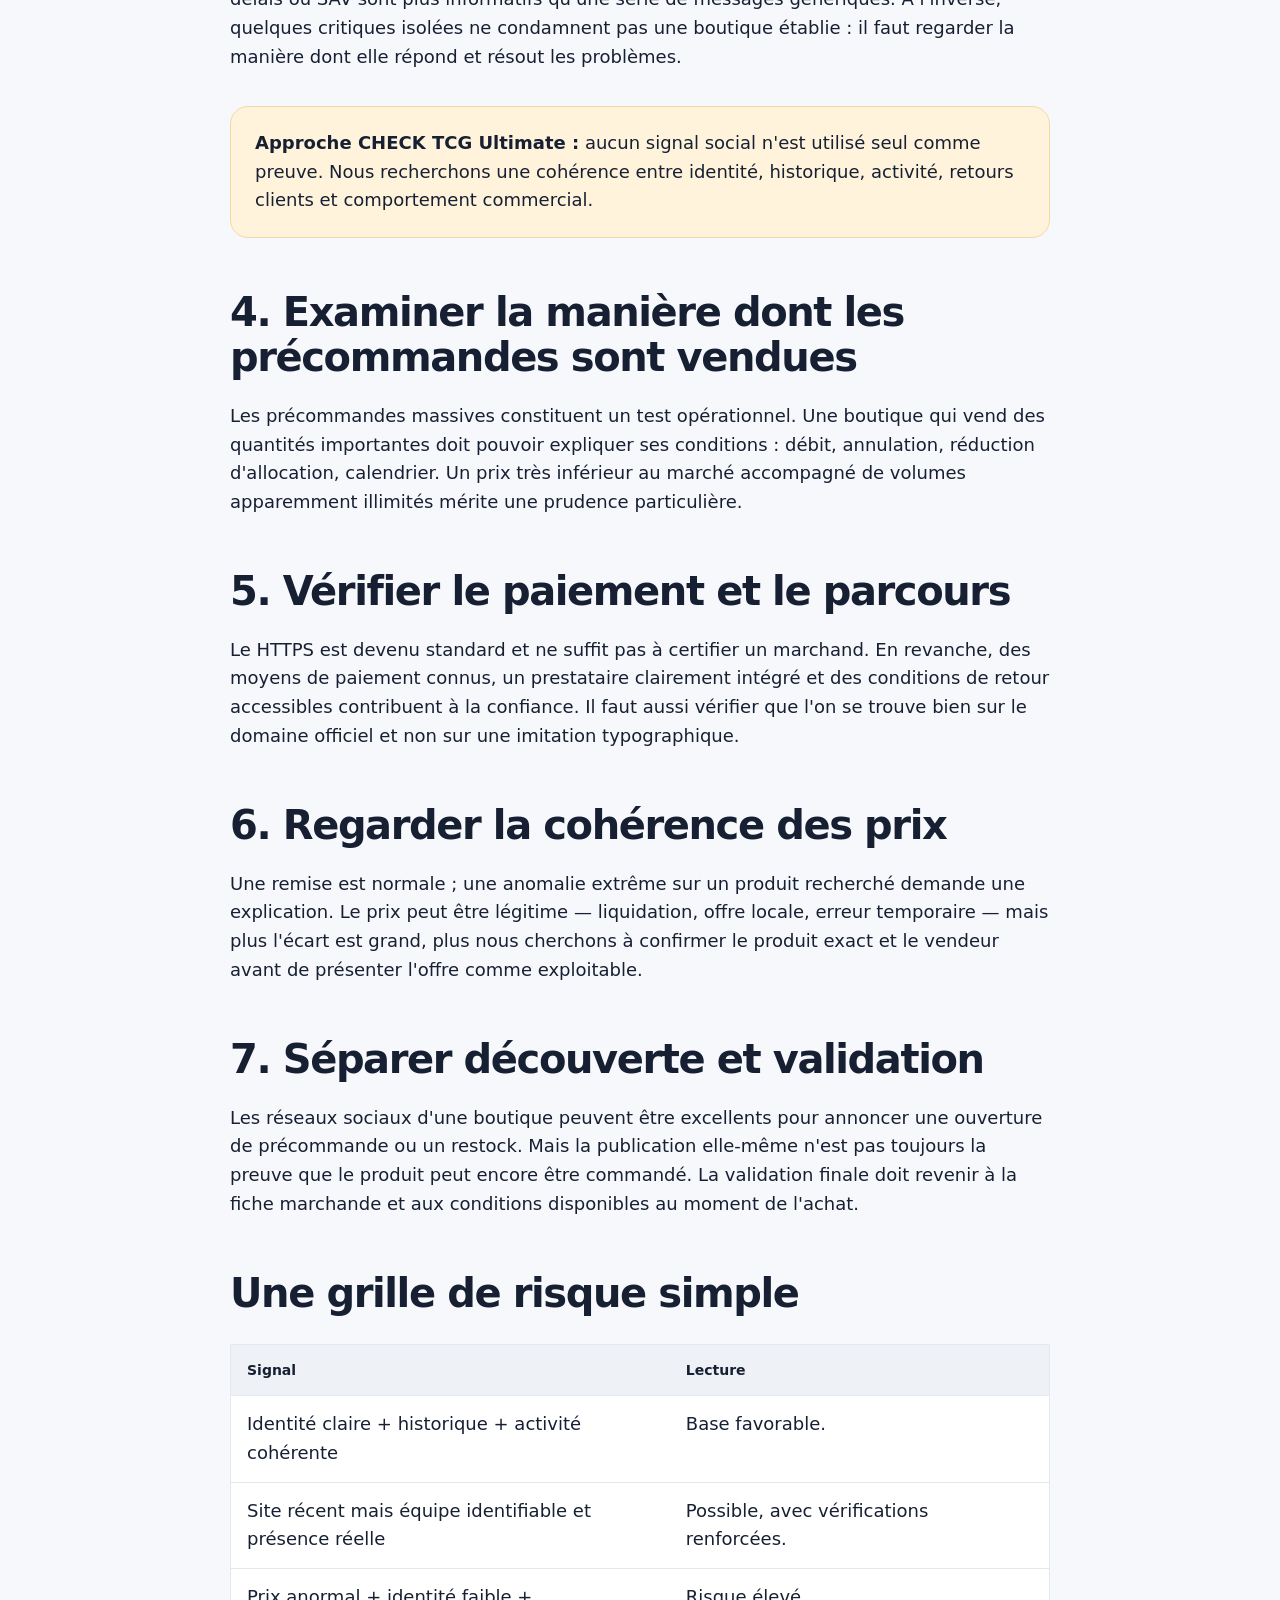
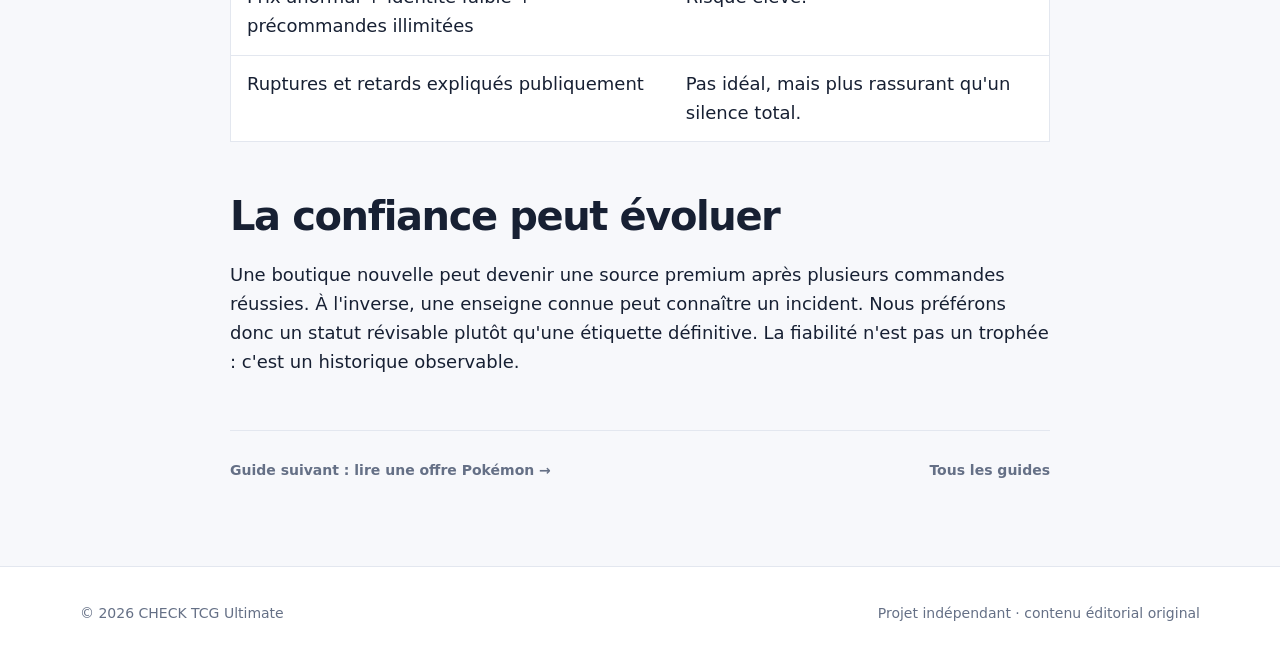
<file: guides/fiabilite-boutiques.html>
<!doctype html>
<html lang="fr"><head><meta charset="utf-8"><meta name="viewport" content="width=device-width, initial-scale=1"><meta name="description" content="Méthode pour évaluer la fiabilité d'une boutique TCG : identité, ancienneté, paiement, présence sociale, conditions et signaux d'alerte."><link rel="canonical" href="https://check-tcg-ultimate-publisher.vercel.app/guides/fiabilite-boutiques.html"><title>Évaluer la fiabilité d'une boutique TCG — CHECK TCG Ultimate</title><link rel="stylesheet" href="../styles.css"></head>
<body><header class="site-header"><div class="shell nav-wrap"><a class="brand" href="../index.html"><span class="brand-mark">CTG</span><span>CHECK TCG Ultimate</span></a><nav><a href="../index.html#guides">Guides</a><a href="../index.html#methode">Méthode</a><a href="../index.html#transparence">Transparence</a></nav></div></header>
<main><section class="article-hero"><div class="article-shell"><a class="breadcrumb" href="../index.html#guides">← Guides & analyses</a><p class="eyebrow">Boutiques</p><h1>Comment évaluer la fiabilité d'une boutique TCG avant de payer</h1><p class="lede">Un prix attractif n'efface pas le risque marchand. La fiabilité se construit avec plusieurs signaux cohérents, pas avec une seule note.</p><div class="article-meta"><span>Publié le 24 août 2026</span><span>Lecture : 8 min</span><span>Analyse originale CHECK TCG Ultimate</span></div></div></section>
<article class="article-body"><div class="article-shell">
<p>Les sorties TCG créent des périodes où des boutiques peu connues apparaissent dans les comparateurs et réseaux sociaux. Certaines sont d'excellents spécialistes. D'autres présentent des fragilités opérationnelles, et quelques-unes peuvent être franchement problématiques. Une méthode sérieuse doit éviter deux excès : faire confiance à tout nouveau site, ou considérer qu'une petite boutique est suspecte par principe.</p>
<h2>1. Vérifier l'identité commerciale</h2>
<p>Une boutique crédible doit permettre d'identifier l'entité qui encaisse : mentions légales, coordonnées, raison sociale lorsqu'elle existe, conditions de vente et moyens de contact. Une incohérence entre le nom affiché, le domaine et les mentions légales mérite une vérification supplémentaire.</p>
<h2>2. Observer l'ancienneté et la continuité</h2>
<p>Un domaine récent n'est pas automatiquement dangereux, mais l'historique aide. Nous regardons si l'activité paraît continue : publications anciennes, événements, photos de boutique physique lorsqu'elle existe, échanges avec des clients, annonces de sorties passées. Une présence créée la veille d'un gros drop n'offre pas le même niveau de confiance qu'une activité documentée sur la durée.</p>
<h2>3. Lire les avis comme un ensemble de preuves faibles</h2>
<p>Une moyenne de 4,9/5 n'est pas suffisante. Le volume, la répartition dans le temps et le contenu des commentaires comptent davantage. Des avis détaillés sur les emballages, délais ou SAV sont plus informatifs qu'une série de messages génériques. À l'inverse, quelques critiques isolées ne condamnent pas une boutique établie : il faut regarder la manière dont elle répond et résout les problèmes.</p>
<div class="callout"><p><strong>Approche CHECK TCG Ultimate :</strong> aucun signal social n'est utilisé seul comme preuve. Nous recherchons une cohérence entre identité, historique, activité, retours clients et comportement commercial.</p></div>
<h2>4. Examiner la manière dont les précommandes sont vendues</h2>
<p>Les précommandes massives constituent un test opérationnel. Une boutique qui vend des quantités importantes doit pouvoir expliquer ses conditions : débit, annulation, réduction d'allocation, calendrier. Un prix très inférieur au marché accompagné de volumes apparemment illimités mérite une prudence particulière.</p>
<h2>5. Vérifier le paiement et le parcours</h2>
<p>Le HTTPS est devenu standard et ne suffit pas à certifier un marchand. En revanche, des moyens de paiement connus, un prestataire clairement intégré et des conditions de retour accessibles contribuent à la confiance. Il faut aussi vérifier que l'on se trouve bien sur le domaine officiel et non sur une imitation typographique.</p>
<h2>6. Regarder la cohérence des prix</h2>
<p>Une remise est normale ; une anomalie extrême sur un produit recherché demande une explication. Le prix peut être légitime — liquidation, offre locale, erreur temporaire — mais plus l'écart est grand, plus nous cherchons à confirmer le produit exact et le vendeur avant de présenter l'offre comme exploitable.</p>
<h2>7. Séparer découverte et validation</h2>
<p>Les réseaux sociaux d'une boutique peuvent être excellents pour annoncer une ouverture de précommande ou un restock. Mais la publication elle-même n'est pas toujours la preuve que le produit peut encore être commandé. La validation finale doit revenir à la fiche marchande et aux conditions disponibles au moment de l'achat.</p>
<h2>Une grille de risque simple</h2>
<div class="table-wrap"><table><thead><tr><th>Signal</th><th>Lecture</th></tr></thead><tbody><tr><td>Identité claire + historique + activité cohérente</td><td>Base favorable.</td></tr><tr><td>Site récent mais équipe identifiable et présence réelle</td><td>Possible, avec vérifications renforcées.</td></tr><tr><td>Prix anormal + identité faible + précommandes illimitées</td><td>Risque élevé.</td></tr><tr><td>Ruptures et retards expliqués publiquement</td><td>Pas idéal, mais plus rassurant qu'un silence total.</td></tr></tbody></table></div>
<h2>La confiance peut évoluer</h2>
<p>Une boutique nouvelle peut devenir une source premium après plusieurs commandes réussies. À l'inverse, une enseigne connue peut connaître un incident. Nous préférons donc un statut révisable plutôt qu'une étiquette définitive. La fiabilité n'est pas un trophée : c'est un historique observable.</p>
<nav class="article-nav"><a href="pokemon.html">Guide suivant : lire une offre Pokémon →</a><a href="../index.html#guides">Tous les guides</a></nav>
</div></article></main><footer class="site-footer"><div class="shell footer-wrap"><span>© 2026 CHECK TCG Ultimate</span><span>Projet indépendant · contenu éditorial original</span></div></footer></body></html>
</file>
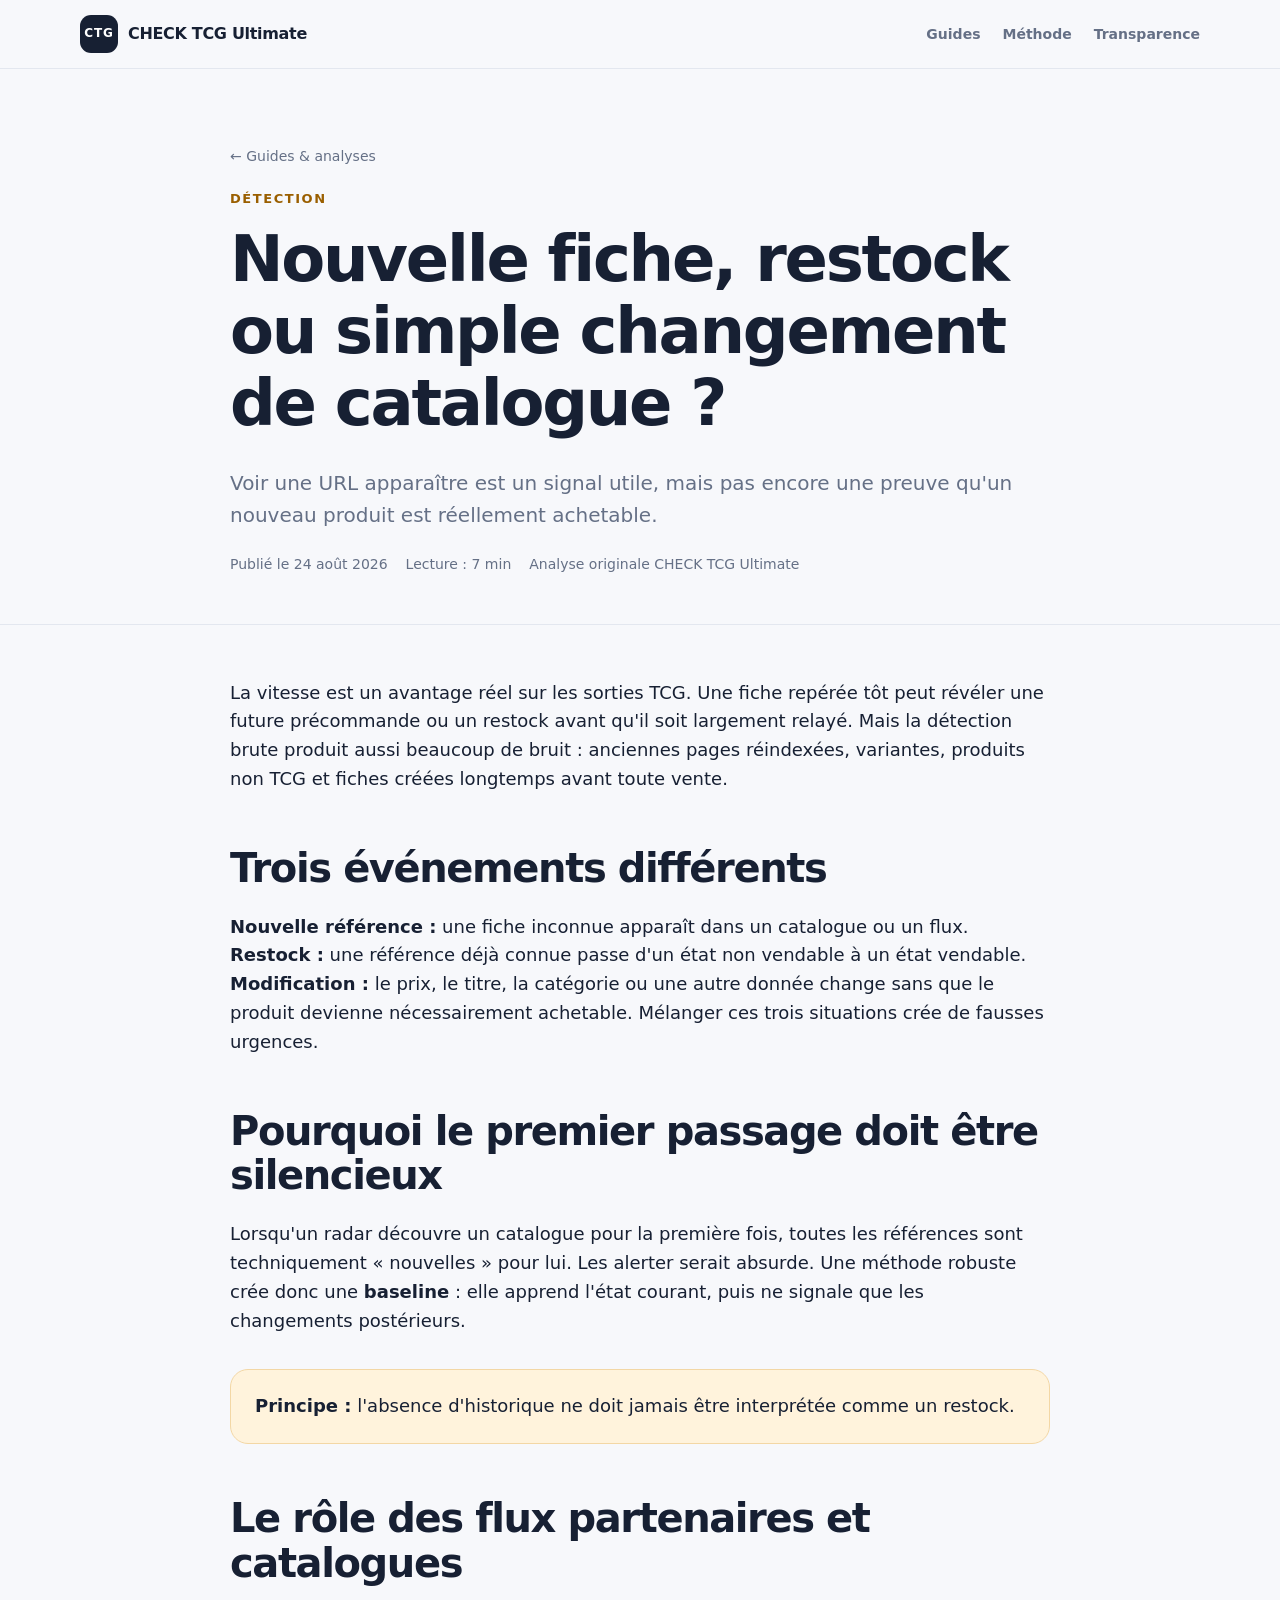
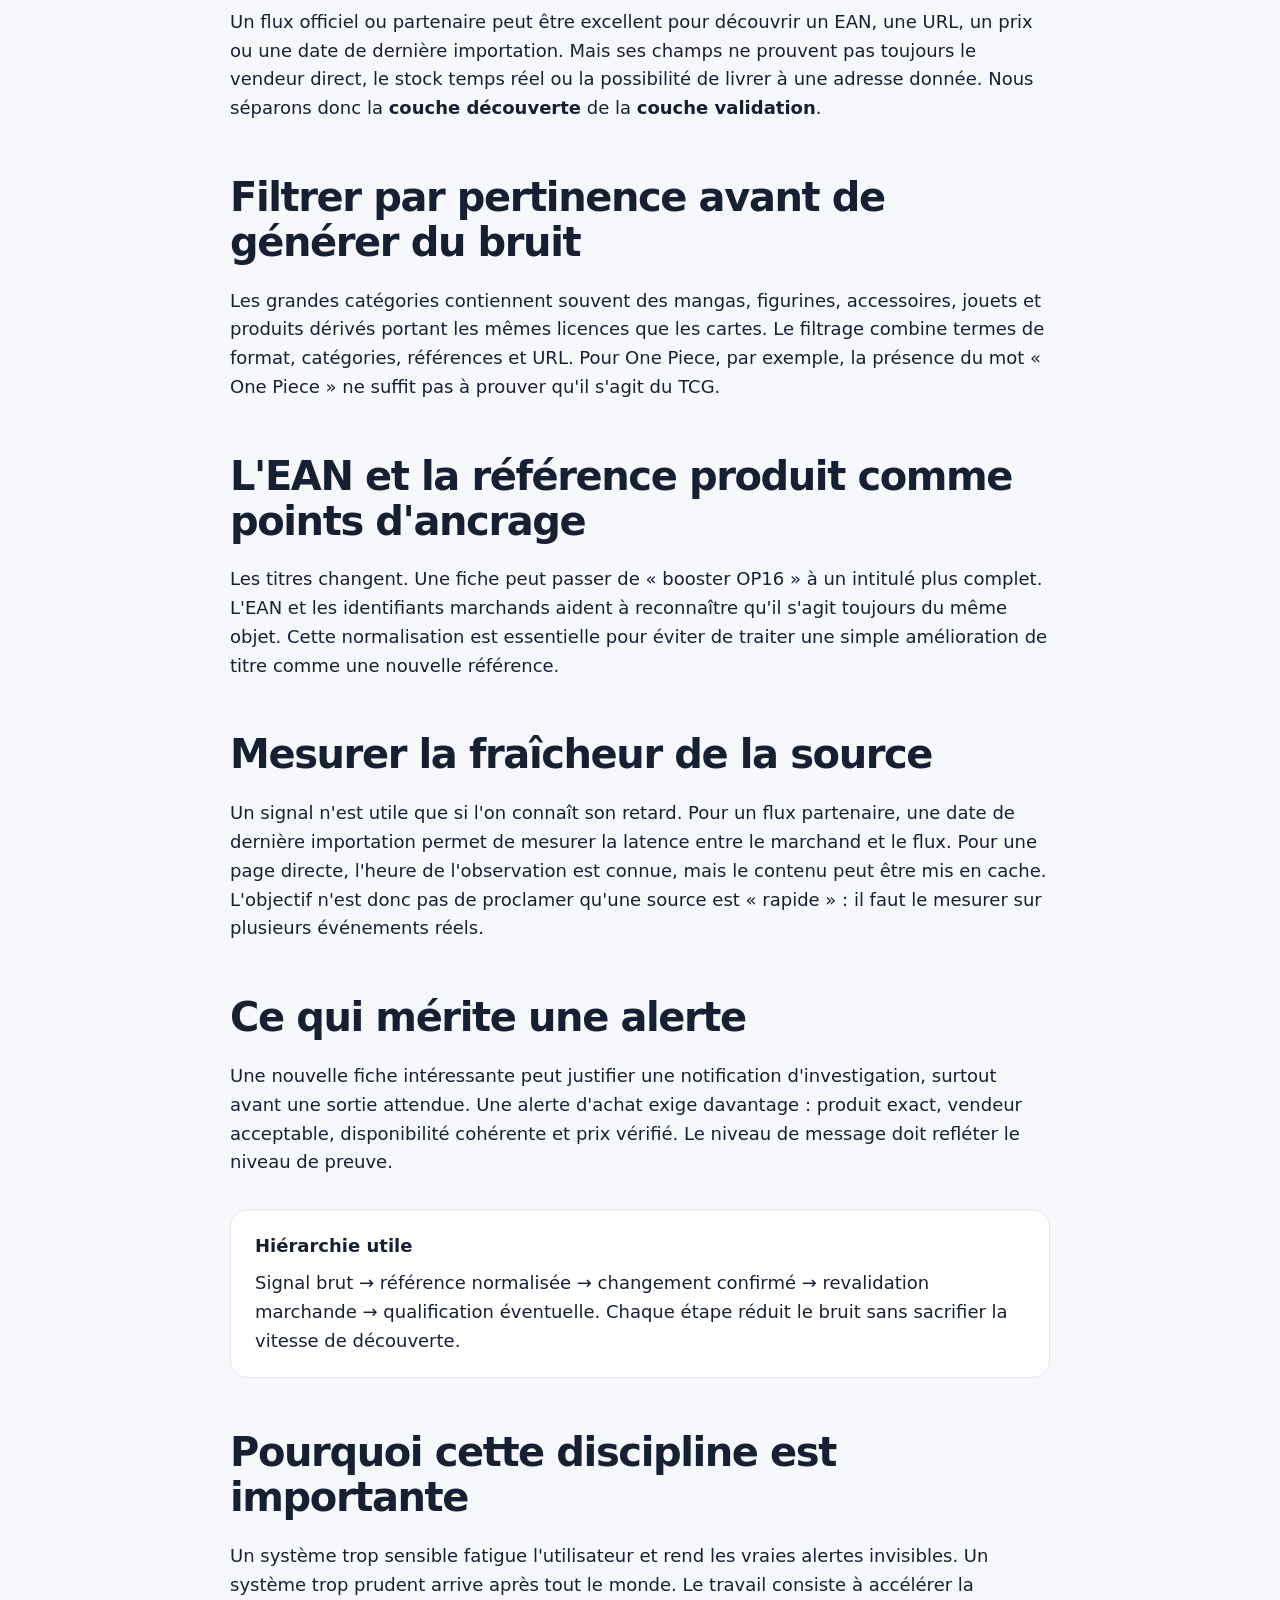
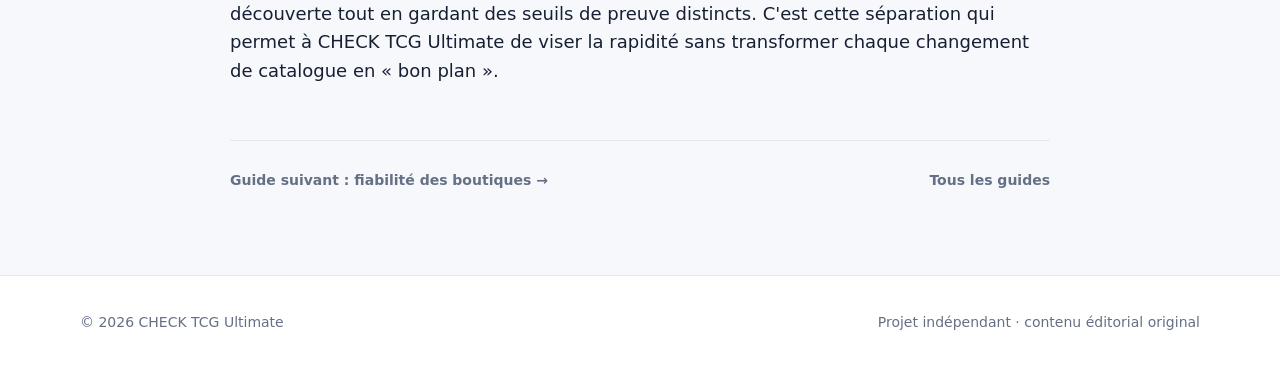
<file: guides/nouvelles-references.html>
<!doctype html>
<html lang="fr"><head><meta charset="utf-8"><meta name="viewport" content="width=device-width, initial-scale=1"><meta name="description" content="Comprendre la détection des nouvelles références TCG : nouvelle fiche, restock, changement de catalogue et validation marchande."><link rel="canonical" href="https://check-tcg-ultimate-publisher.vercel.app/guides/nouvelles-references.html"><title>Repérer une nouvelle référence TCG — CHECK TCG Ultimate</title><link rel="stylesheet" href="../styles.css"></head>
<body><header class="site-header"><div class="shell nav-wrap"><a class="brand" href="../index.html"><span class="brand-mark">CTG</span><span>CHECK TCG Ultimate</span></a><nav><a href="../index.html#guides">Guides</a><a href="../index.html#methode">Méthode</a><a href="../index.html#transparence">Transparence</a></nav></div></header>
<main><section class="article-hero"><div class="article-shell"><a class="breadcrumb" href="../index.html#guides">← Guides & analyses</a><p class="eyebrow">Détection</p><h1>Nouvelle fiche, restock ou simple changement de catalogue ?</h1><p class="lede">Voir une URL apparaître est un signal utile, mais pas encore une preuve qu'un nouveau produit est réellement achetable.</p><div class="article-meta"><span>Publié le 24 août 2026</span><span>Lecture : 7 min</span><span>Analyse originale CHECK TCG Ultimate</span></div></div></section>
<article class="article-body"><div class="article-shell">
<p>La vitesse est un avantage réel sur les sorties TCG. Une fiche repérée tôt peut révéler une future précommande ou un restock avant qu'il soit largement relayé. Mais la détection brute produit aussi beaucoup de bruit : anciennes pages réindexées, variantes, produits non TCG et fiches créées longtemps avant toute vente.</p>
<h2>Trois événements différents</h2>
<p><strong>Nouvelle référence :</strong> une fiche inconnue apparaît dans un catalogue ou un flux. <strong>Restock :</strong> une référence déjà connue passe d'un état non vendable à un état vendable. <strong>Modification :</strong> le prix, le titre, la catégorie ou une autre donnée change sans que le produit devienne nécessairement achetable. Mélanger ces trois situations crée de fausses urgences.</p>
<h2>Pourquoi le premier passage doit être silencieux</h2>
<p>Lorsqu'un radar découvre un catalogue pour la première fois, toutes les références sont techniquement « nouvelles » pour lui. Les alerter serait absurde. Une méthode robuste crée donc une <strong>baseline</strong> : elle apprend l'état courant, puis ne signale que les changements postérieurs.</p>
<div class="callout"><p><strong>Principe :</strong> l'absence d'historique ne doit jamais être interprétée comme un restock.</p></div>
<h2>Le rôle des flux partenaires et catalogues</h2>
<p>Un flux officiel ou partenaire peut être excellent pour découvrir un EAN, une URL, un prix ou une date de dernière importation. Mais ses champs ne prouvent pas toujours le vendeur direct, le stock temps réel ou la possibilité de livrer à une adresse donnée. Nous séparons donc la <strong>couche découverte</strong> de la <strong>couche validation</strong>.</p>
<h2>Filtrer par pertinence avant de générer du bruit</h2>
<p>Les grandes catégories contiennent souvent des mangas, figurines, accessoires, jouets et produits dérivés portant les mêmes licences que les cartes. Le filtrage combine termes de format, catégories, références et URL. Pour One Piece, par exemple, la présence du mot « One Piece » ne suffit pas à prouver qu'il s'agit du TCG.</p>
<h2>L'EAN et la référence produit comme points d'ancrage</h2>
<p>Les titres changent. Une fiche peut passer de « booster OP16 » à un intitulé plus complet. L'EAN et les identifiants marchands aident à reconnaître qu'il s'agit toujours du même objet. Cette normalisation est essentielle pour éviter de traiter une simple amélioration de titre comme une nouvelle référence.</p>
<h2>Mesurer la fraîcheur de la source</h2>
<p>Un signal n'est utile que si l'on connaît son retard. Pour un flux partenaire, une date de dernière importation permet de mesurer la latence entre le marchand et le flux. Pour une page directe, l'heure de l'observation est connue, mais le contenu peut être mis en cache. L'objectif n'est donc pas de proclamer qu'une source est « rapide » : il faut le mesurer sur plusieurs événements réels.</p>
<h2>Ce qui mérite une alerte</h2>
<p>Une nouvelle fiche intéressante peut justifier une notification d'investigation, surtout avant une sortie attendue. Une alerte d'achat exige davantage : produit exact, vendeur acceptable, disponibilité cohérente et prix vérifié. Le niveau de message doit refléter le niveau de preuve.</p>
<div class="article-summary"><strong>Hiérarchie utile</strong>Signal brut → référence normalisée → changement confirmé → revalidation marchande → qualification éventuelle. Chaque étape réduit le bruit sans sacrifier la vitesse de découverte.</div>
<h2>Pourquoi cette discipline est importante</h2>
<p>Un système trop sensible fatigue l'utilisateur et rend les vraies alertes invisibles. Un système trop prudent arrive après tout le monde. Le travail consiste à accélérer la découverte tout en gardant des seuils de preuve distincts. C'est cette séparation qui permet à CHECK TCG Ultimate de viser la rapidité sans transformer chaque changement de catalogue en « bon plan ».</p>
<nav class="article-nav"><a href="fiabilite-boutiques.html">Guide suivant : fiabilité des boutiques →</a><a href="../index.html#guides">Tous les guides</a></nav>
</div></article></main><footer class="site-footer"><div class="shell footer-wrap"><span>© 2026 CHECK TCG Ultimate</span><span>Projet indépendant · contenu éditorial original</span></div></footer></body></html>
</file>
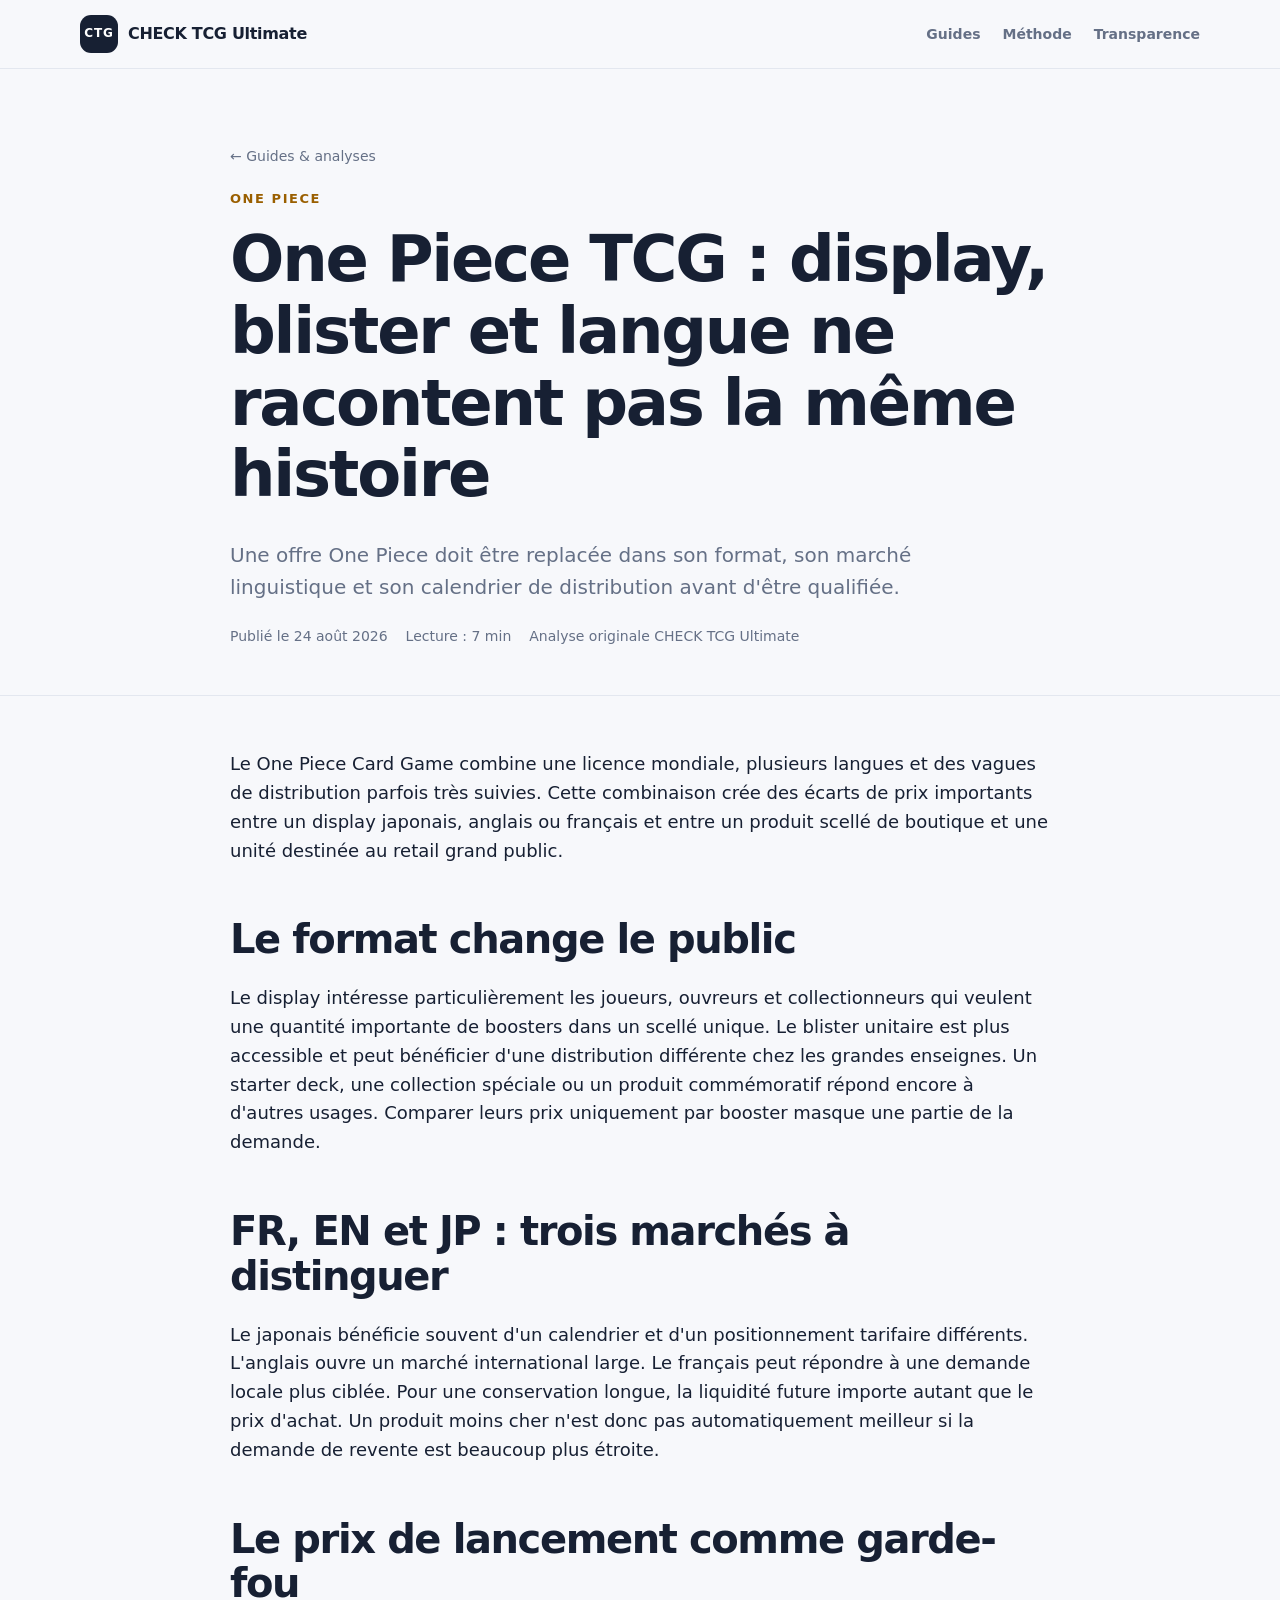
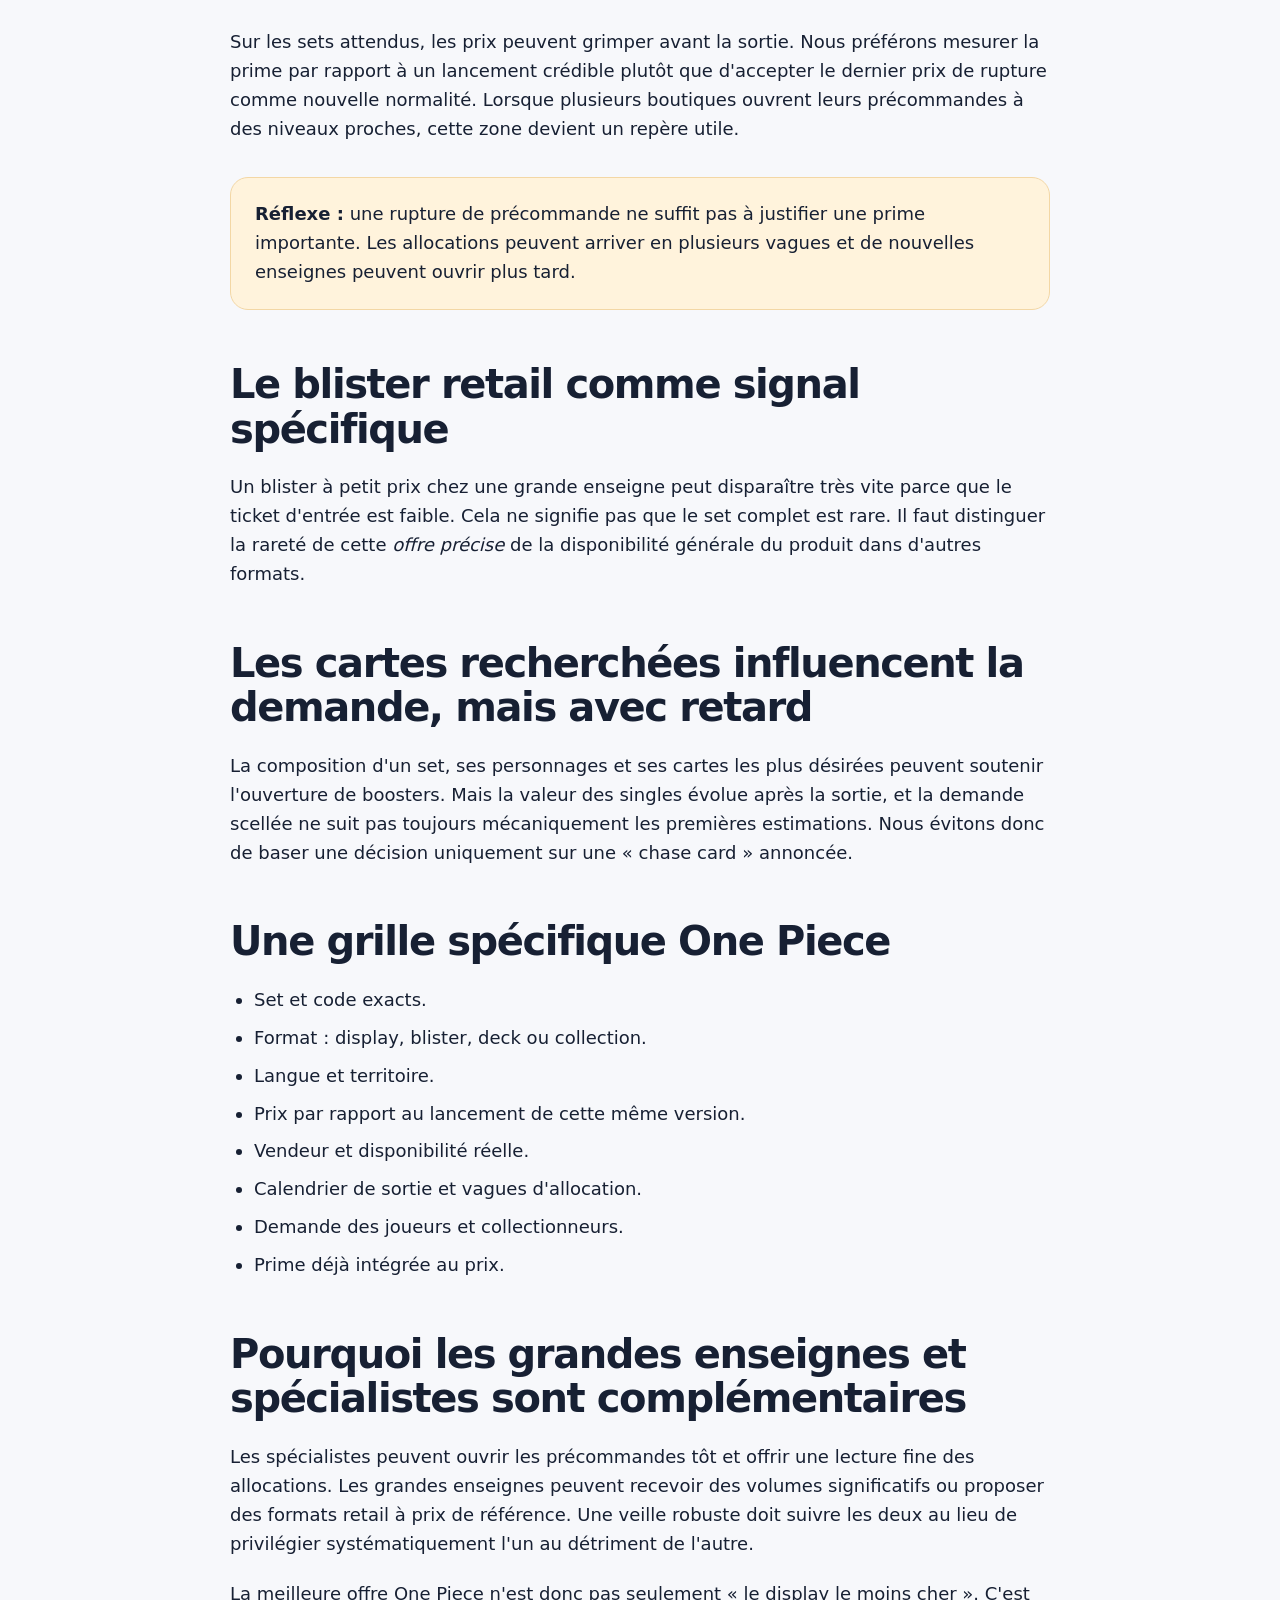
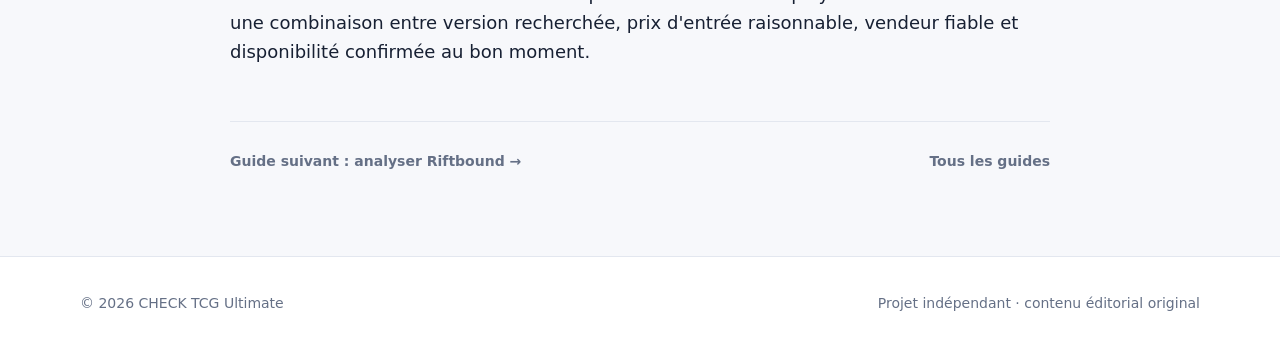
<file: guides/one-piece.html>
<!doctype html>
<html lang="fr"><head><meta charset="utf-8"><meta name="viewport" content="width=device-width, initial-scale=1"><meta name="description" content="Guide pour comparer les produits One Piece TCG : displays, blisters, langue, prix de lancement, disponibilité et horizon d'achat."><link rel="canonical" href="https://check-tcg-ultimate-publisher.vercel.app/guides/one-piece.html"><title>Comparer les produits One Piece TCG — CHECK TCG Ultimate</title><link rel="stylesheet" href="../styles.css"></head>
<body><header class="site-header"><div class="shell nav-wrap"><a class="brand" href="../index.html"><span class="brand-mark">CTG</span><span>CHECK TCG Ultimate</span></a><nav><a href="../index.html#guides">Guides</a><a href="../index.html#methode">Méthode</a><a href="../index.html#transparence">Transparence</a></nav></div></header>
<main><section class="article-hero"><div class="article-shell"><a class="breadcrumb" href="../index.html#guides">← Guides & analyses</a><p class="eyebrow">One Piece</p><h1>One Piece TCG : display, blister et langue ne racontent pas la même histoire</h1><p class="lede">Une offre One Piece doit être replacée dans son format, son marché linguistique et son calendrier de distribution avant d'être qualifiée.</p><div class="article-meta"><span>Publié le 24 août 2026</span><span>Lecture : 7 min</span><span>Analyse originale CHECK TCG Ultimate</span></div></div></section>
<article class="article-body"><div class="article-shell">
<p>Le One Piece Card Game combine une licence mondiale, plusieurs langues et des vagues de distribution parfois très suivies. Cette combinaison crée des écarts de prix importants entre un display japonais, anglais ou français et entre un produit scellé de boutique et une unité destinée au retail grand public.</p>
<h2>Le format change le public</h2>
<p>Le display intéresse particulièrement les joueurs, ouvreurs et collectionneurs qui veulent une quantité importante de boosters dans un scellé unique. Le blister unitaire est plus accessible et peut bénéficier d'une distribution différente chez les grandes enseignes. Un starter deck, une collection spéciale ou un produit commémoratif répond encore à d'autres usages. Comparer leurs prix uniquement par booster masque une partie de la demande.</p>
<h2>FR, EN et JP : trois marchés à distinguer</h2>
<p>Le japonais bénéficie souvent d'un calendrier et d'un positionnement tarifaire différents. L'anglais ouvre un marché international large. Le français peut répondre à une demande locale plus ciblée. Pour une conservation longue, la liquidité future importe autant que le prix d'achat. Un produit moins cher n'est donc pas automatiquement meilleur si la demande de revente est beaucoup plus étroite.</p>
<h2>Le prix de lancement comme garde-fou</h2>
<p>Sur les sets attendus, les prix peuvent grimper avant la sortie. Nous préférons mesurer la prime par rapport à un lancement crédible plutôt que d'accepter le dernier prix de rupture comme nouvelle normalité. Lorsque plusieurs boutiques ouvrent leurs précommandes à des niveaux proches, cette zone devient un repère utile.</p>
<div class="callout"><p><strong>Réflexe :</strong> une rupture de précommande ne suffit pas à justifier une prime importante. Les allocations peuvent arriver en plusieurs vagues et de nouvelles enseignes peuvent ouvrir plus tard.</p></div>
<h2>Le blister retail comme signal spécifique</h2>
<p>Un blister à petit prix chez une grande enseigne peut disparaître très vite parce que le ticket d'entrée est faible. Cela ne signifie pas que le set complet est rare. Il faut distinguer la rareté de cette <em>offre précise</em> de la disponibilité générale du produit dans d'autres formats.</p>
<h2>Les cartes recherchées influencent la demande, mais avec retard</h2>
<p>La composition d'un set, ses personnages et ses cartes les plus désirées peuvent soutenir l'ouverture de boosters. Mais la valeur des singles évolue après la sortie, et la demande scellée ne suit pas toujours mécaniquement les premières estimations. Nous évitons donc de baser une décision uniquement sur une « chase card » annoncée.</p>
<h2>Une grille spécifique One Piece</h2>
<ul><li>Set et code exacts.</li><li>Format : display, blister, deck ou collection.</li><li>Langue et territoire.</li><li>Prix par rapport au lancement de cette même version.</li><li>Vendeur et disponibilité réelle.</li><li>Calendrier de sortie et vagues d'allocation.</li><li>Demande des joueurs et collectionneurs.</li><li>Prime déjà intégrée au prix.</li></ul>
<h2>Pourquoi les grandes enseignes et spécialistes sont complémentaires</h2>
<p>Les spécialistes peuvent ouvrir les précommandes tôt et offrir une lecture fine des allocations. Les grandes enseignes peuvent recevoir des volumes significatifs ou proposer des formats retail à prix de référence. Une veille robuste doit suivre les deux au lieu de privilégier systématiquement l'un au détriment de l'autre.</p>
<p>La meilleure offre One Piece n'est donc pas seulement « le display le moins cher ». C'est une combinaison entre version recherchée, prix d'entrée raisonnable, vendeur fiable et disponibilité confirmée au bon moment.</p>
<nav class="article-nav"><a href="riftbound.html">Guide suivant : analyser Riftbound →</a><a href="../index.html#guides">Tous les guides</a></nav>
</div></article></main><footer class="site-footer"><div class="shell footer-wrap"><span>© 2026 CHECK TCG Ultimate</span><span>Projet indépendant · contenu éditorial original</span></div></footer></body></html>
</file>
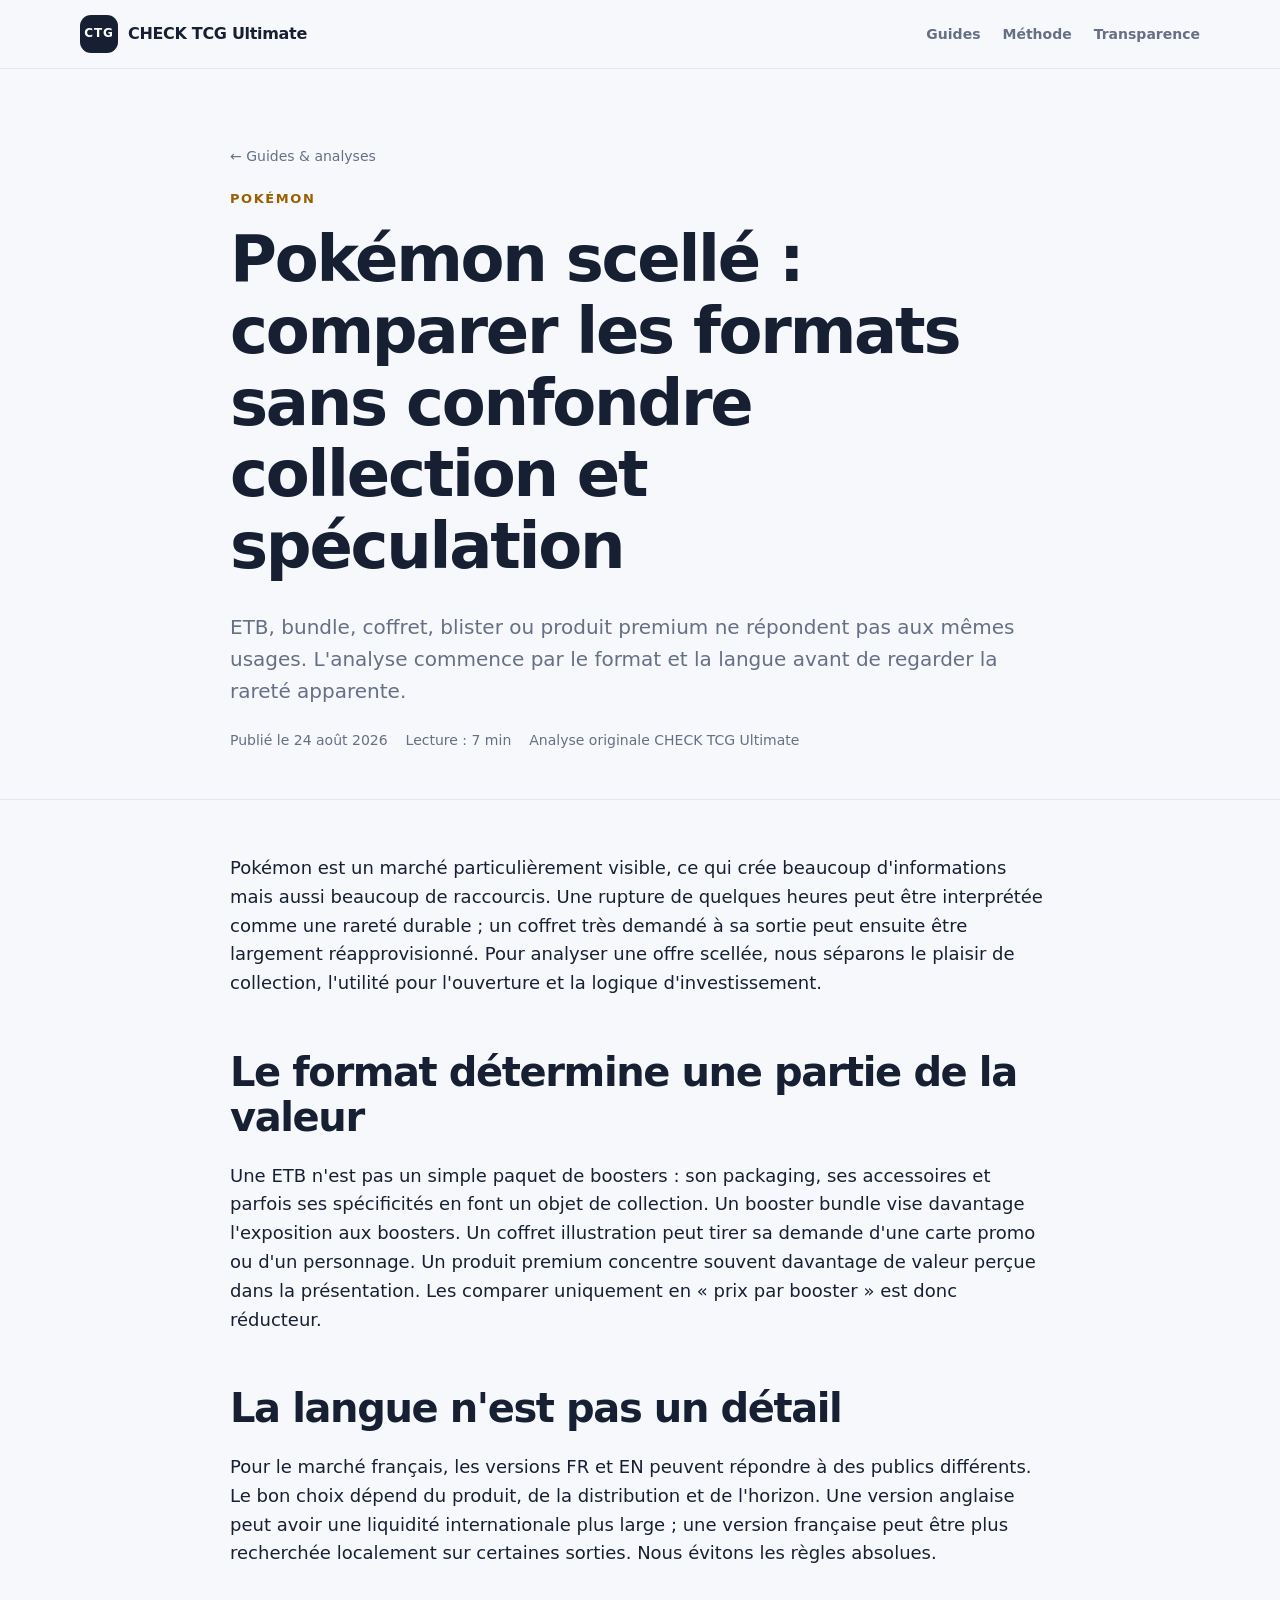
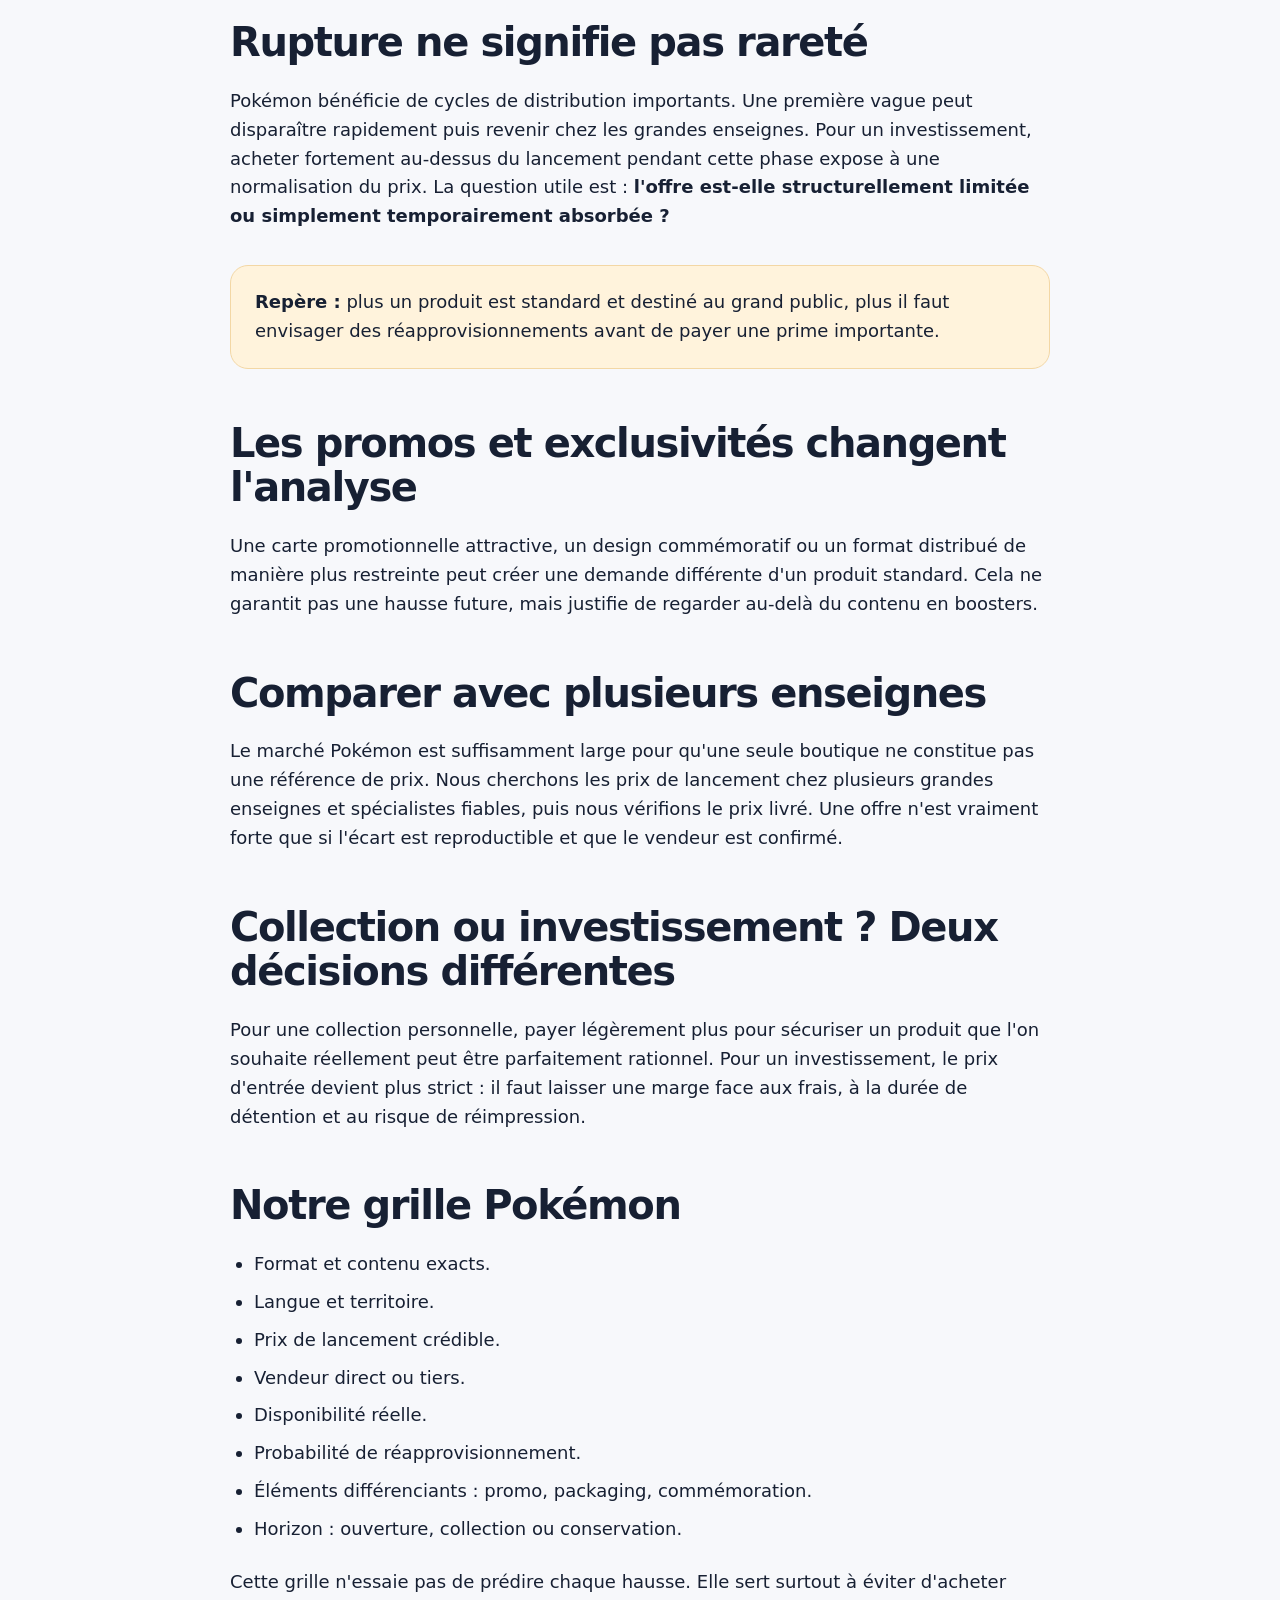
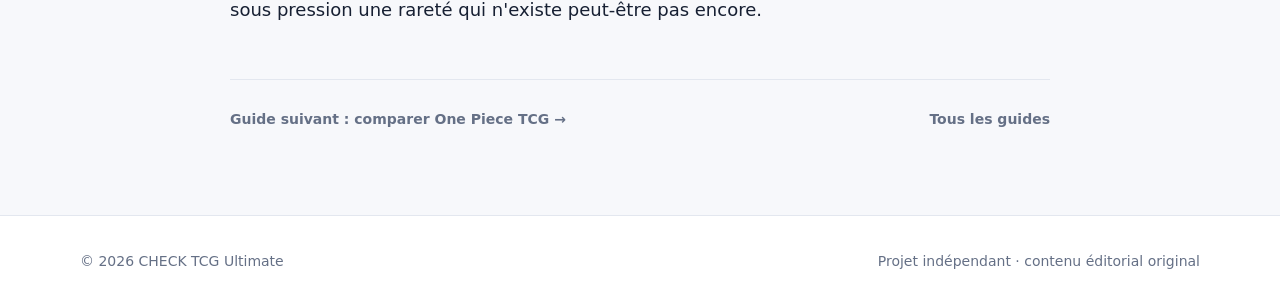
<file: guides/pokemon.html>
<!doctype html>
<html lang="fr"><head><meta charset="utf-8"><meta name="viewport" content="width=device-width, initial-scale=1"><meta name="description" content="Guide pour analyser les offres Pokémon scellées : formats, langue, prix, disponibilité, réimpressions et différence entre collection et investissement."><link rel="canonical" href="https://check-tcg-ultimate-publisher.vercel.app/guides/pokemon.html"><title>Analyser une offre Pokémon scellée — CHECK TCG Ultimate</title><link rel="stylesheet" href="../styles.css"></head>
<body><header class="site-header"><div class="shell nav-wrap"><a class="brand" href="../index.html"><span class="brand-mark">CTG</span><span>CHECK TCG Ultimate</span></a><nav><a href="../index.html#guides">Guides</a><a href="../index.html#methode">Méthode</a><a href="../index.html#transparence">Transparence</a></nav></div></header>
<main><section class="article-hero"><div class="article-shell"><a class="breadcrumb" href="../index.html#guides">← Guides & analyses</a><p class="eyebrow">Pokémon</p><h1>Pokémon scellé : comparer les formats sans confondre collection et spéculation</h1><p class="lede">ETB, bundle, coffret, blister ou produit premium ne répondent pas aux mêmes usages. L'analyse commence par le format et la langue avant de regarder la rareté apparente.</p><div class="article-meta"><span>Publié le 24 août 2026</span><span>Lecture : 7 min</span><span>Analyse originale CHECK TCG Ultimate</span></div></div></section>
<article class="article-body"><div class="article-shell">
<p>Pokémon est un marché particulièrement visible, ce qui crée beaucoup d'informations mais aussi beaucoup de raccourcis. Une rupture de quelques heures peut être interprétée comme une rareté durable ; un coffret très demandé à sa sortie peut ensuite être largement réapprovisionné. Pour analyser une offre scellée, nous séparons le plaisir de collection, l'utilité pour l'ouverture et la logique d'investissement.</p>
<h2>Le format détermine une partie de la valeur</h2>
<p>Une ETB n'est pas un simple paquet de boosters : son packaging, ses accessoires et parfois ses spécificités en font un objet de collection. Un booster bundle vise davantage l'exposition aux boosters. Un coffret illustration peut tirer sa demande d'une carte promo ou d'un personnage. Un produit premium concentre souvent davantage de valeur perçue dans la présentation. Les comparer uniquement en « prix par booster » est donc réducteur.</p>
<h2>La langue n'est pas un détail</h2>
<p>Pour le marché français, les versions FR et EN peuvent répondre à des publics différents. Le bon choix dépend du produit, de la distribution et de l'horizon. Une version anglaise peut avoir une liquidité internationale plus large ; une version française peut être plus recherchée localement sur certaines sorties. Nous évitons les règles absolues.</p>
<h2>Rupture ne signifie pas rareté</h2>
<p>Pokémon bénéficie de cycles de distribution importants. Une première vague peut disparaître rapidement puis revenir chez les grandes enseignes. Pour un investissement, acheter fortement au-dessus du lancement pendant cette phase expose à une normalisation du prix. La question utile est : <strong>l'offre est-elle structurellement limitée ou simplement temporairement absorbée ?</strong></p>
<div class="callout"><p><strong>Repère :</strong> plus un produit est standard et destiné au grand public, plus il faut envisager des réapprovisionnements avant de payer une prime importante.</p></div>
<h2>Les promos et exclusivités changent l'analyse</h2>
<p>Une carte promotionnelle attractive, un design commémoratif ou un format distribué de manière plus restreinte peut créer une demande différente d'un produit standard. Cela ne garantit pas une hausse future, mais justifie de regarder au-delà du contenu en boosters.</p>
<h2>Comparer avec plusieurs enseignes</h2>
<p>Le marché Pokémon est suffisamment large pour qu'une seule boutique ne constitue pas une référence de prix. Nous cherchons les prix de lancement chez plusieurs grandes enseignes et spécialistes fiables, puis nous vérifions le prix livré. Une offre n'est vraiment forte que si l'écart est reproductible et que le vendeur est confirmé.</p>
<h2>Collection ou investissement ? Deux décisions différentes</h2>
<p>Pour une collection personnelle, payer légèrement plus pour sécuriser un produit que l'on souhaite réellement peut être parfaitement rationnel. Pour un investissement, le prix d'entrée devient plus strict : il faut laisser une marge face aux frais, à la durée de détention et au risque de réimpression.</p>
<h2>Notre grille Pokémon</h2>
<ul><li>Format et contenu exacts.</li><li>Langue et territoire.</li><li>Prix de lancement crédible.</li><li>Vendeur direct ou tiers.</li><li>Disponibilité réelle.</li><li>Probabilité de réapprovisionnement.</li><li>Éléments différenciants : promo, packaging, commémoration.</li><li>Horizon : ouverture, collection ou conservation.</li></ul>
<p>Cette grille n'essaie pas de prédire chaque hausse. Elle sert surtout à éviter d'acheter sous pression une rareté qui n'existe peut-être pas encore.</p>
<nav class="article-nav"><a href="one-piece.html">Guide suivant : comparer One Piece TCG →</a><a href="../index.html#guides">Tous les guides</a></nav>
</div></article></main><footer class="site-footer"><div class="shell footer-wrap"><span>© 2026 CHECK TCG Ultimate</span><span>Projet indépendant · contenu éditorial original</span></div></footer></body></html>
</file>
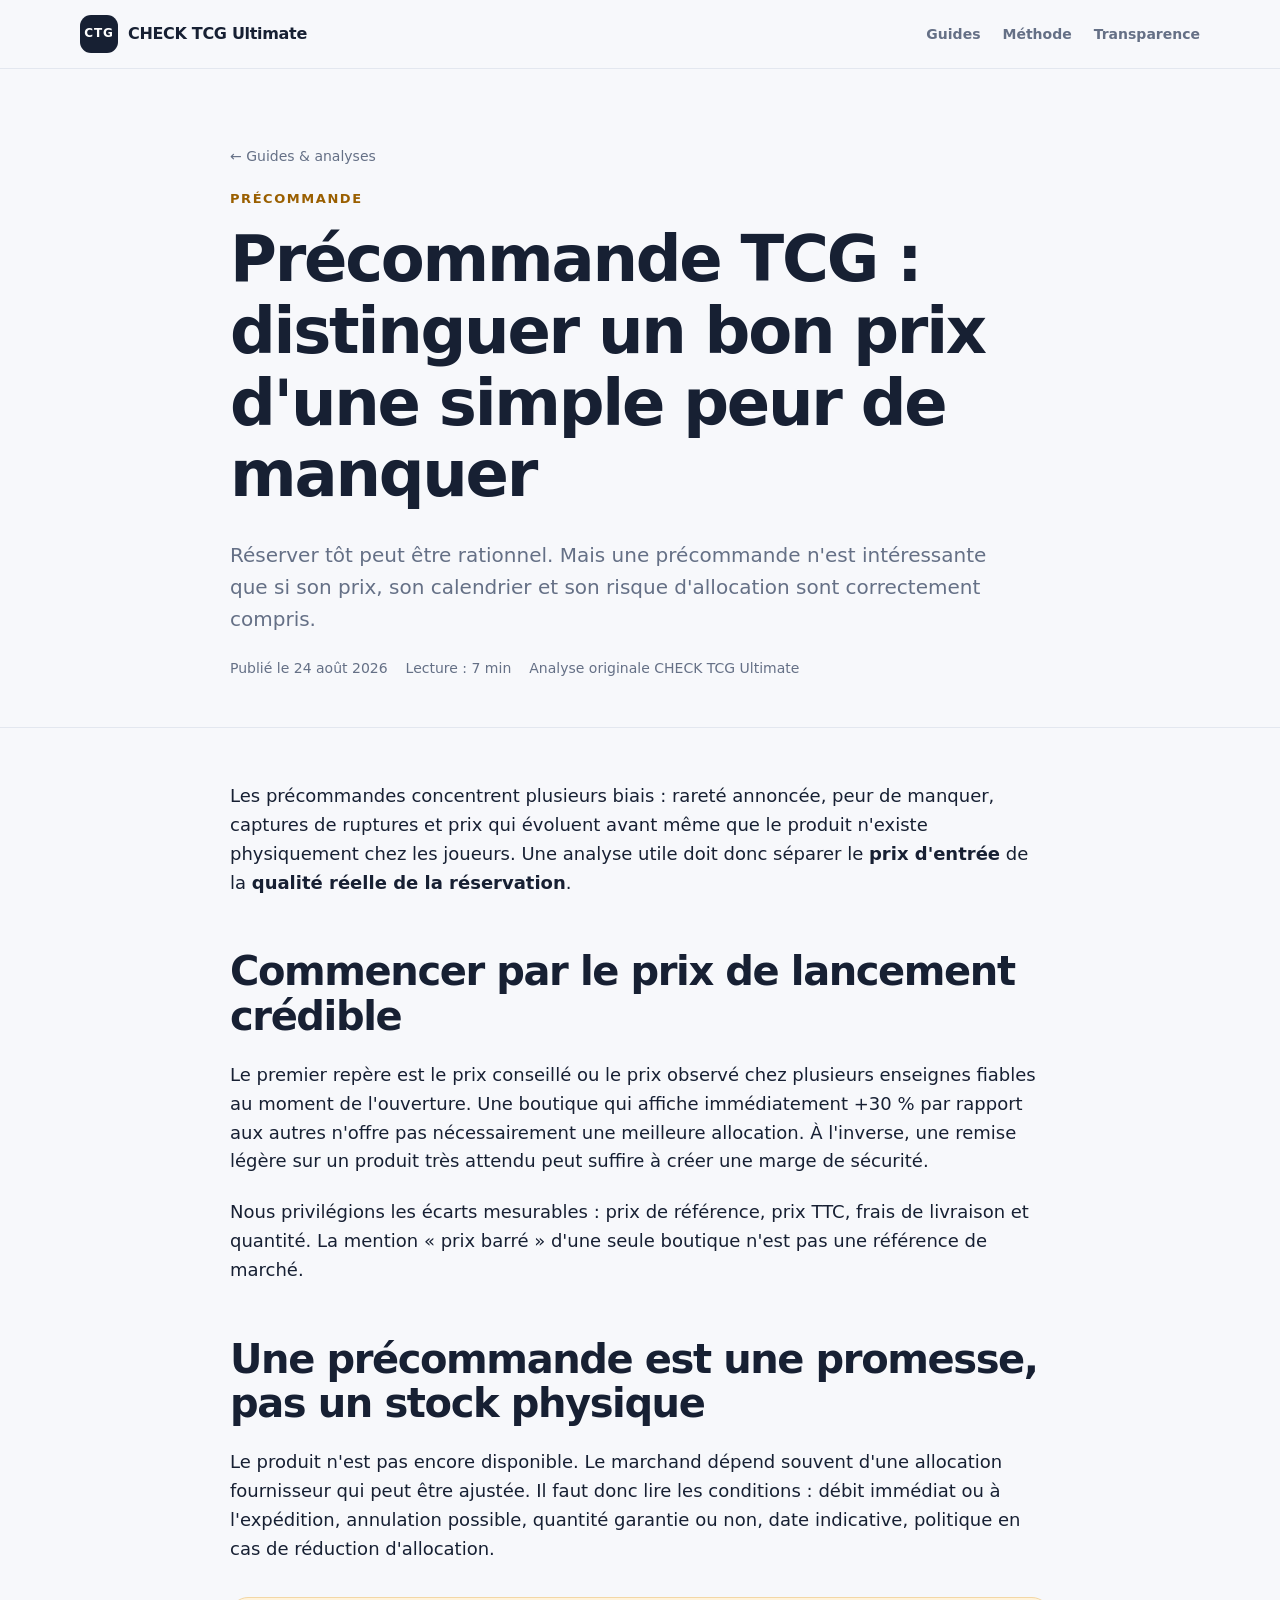
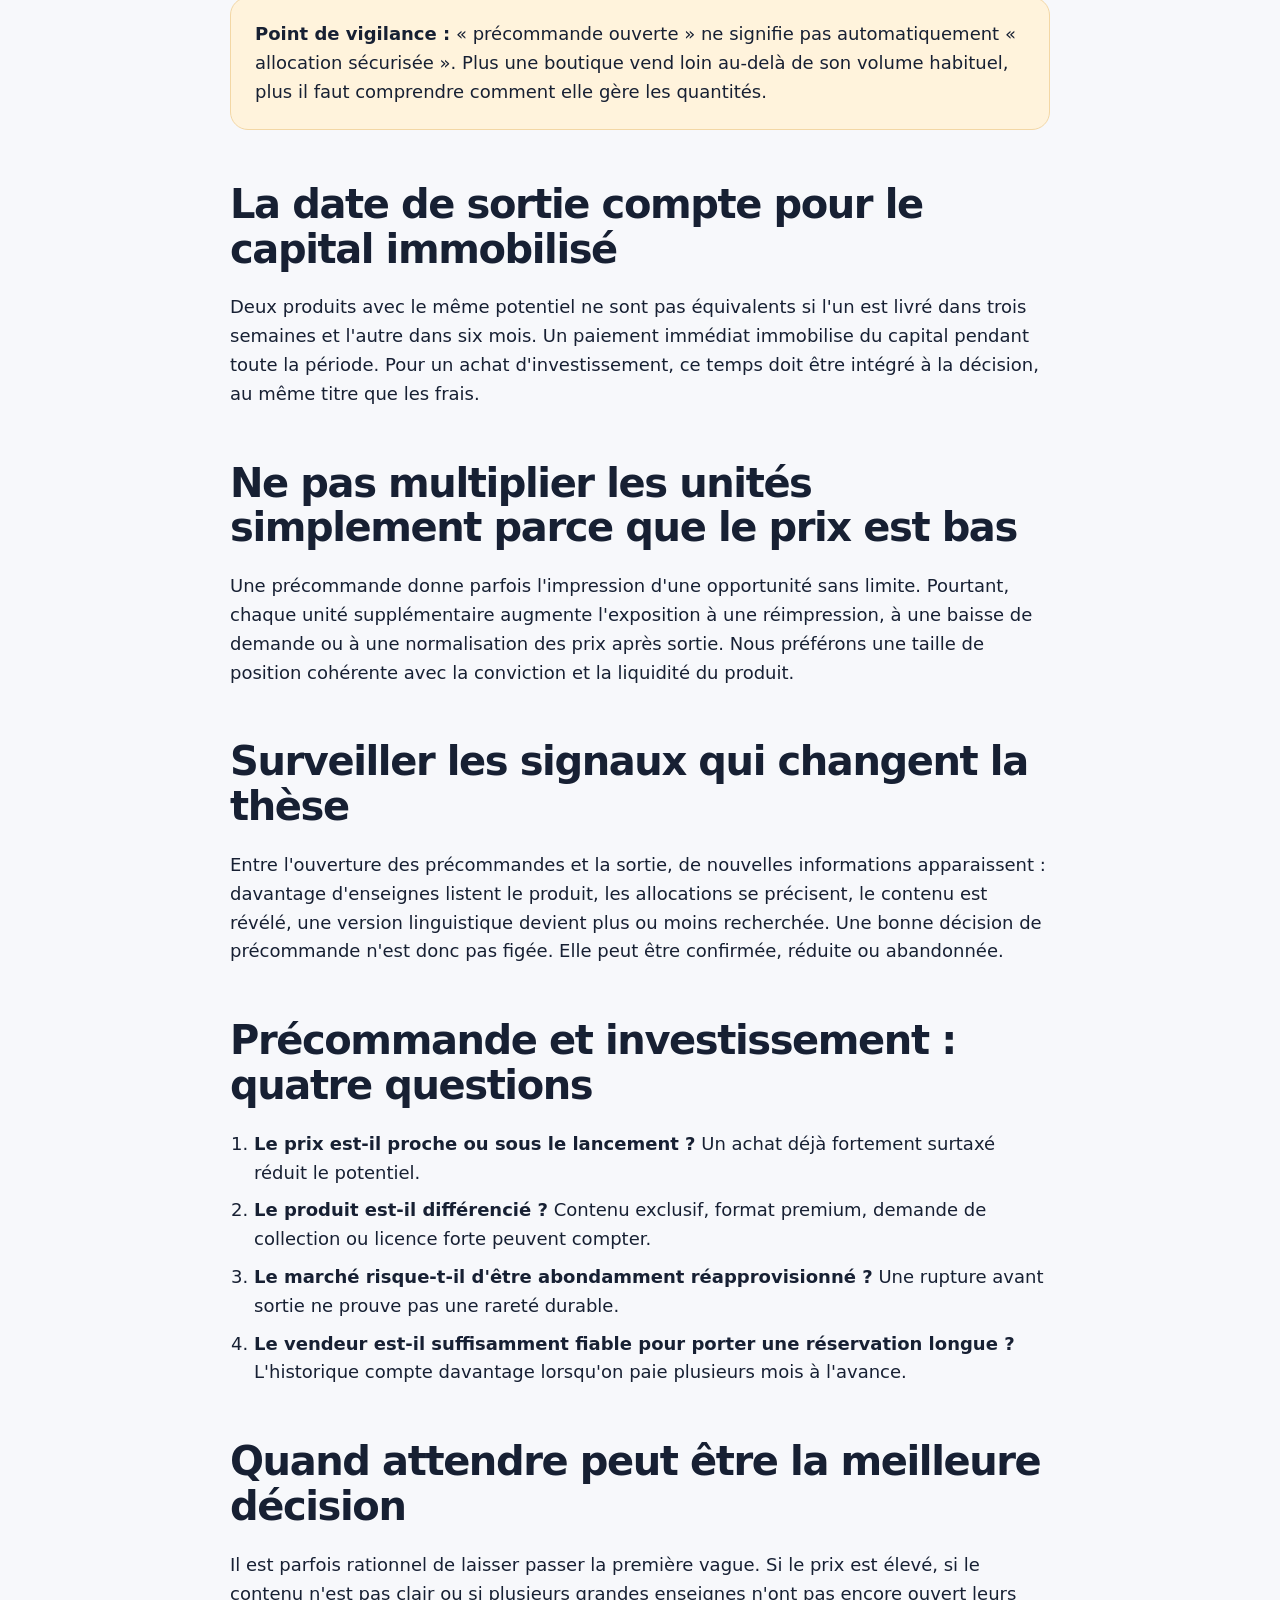
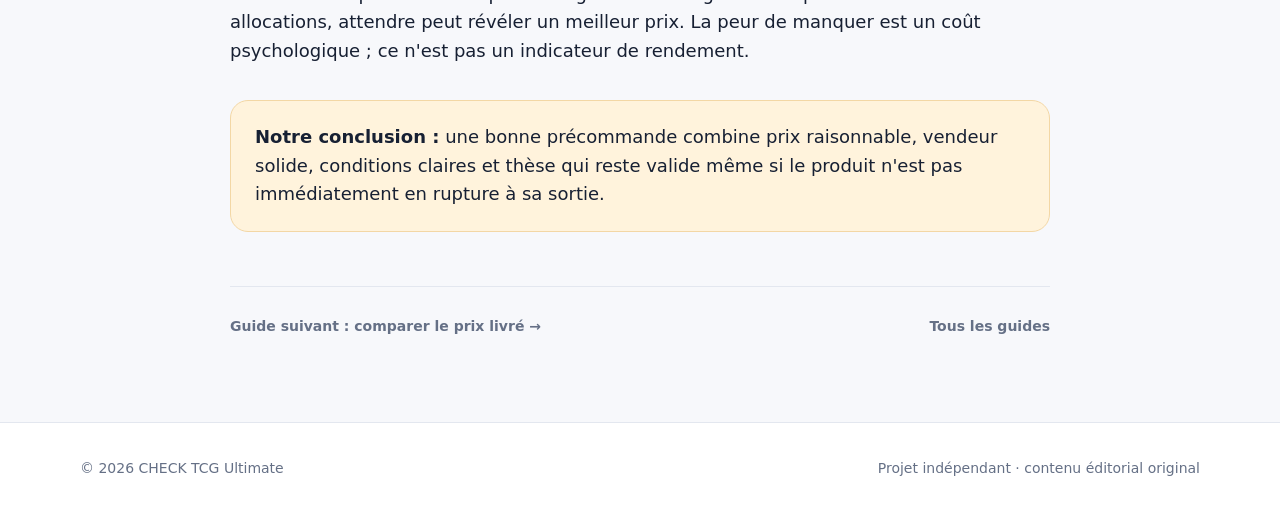
<file: guides/precommandes-tcg.html>
<!doctype html>
<html lang="fr"><head><meta charset="utf-8"><meta name="viewport" content="width=device-width, initial-scale=1"><meta name="description" content="Guide CHECK TCG Ultimate pour analyser une précommande TCG : prix de lancement, allocation, date, quantité, risque et immobilisation."><link rel="canonical" href="https://check-tcg-ultimate-publisher.vercel.app/guides/precommandes-tcg.html"><title>Comment analyser une précommande TCG — CHECK TCG Ultimate</title><link rel="stylesheet" href="../styles.css"></head>
<body><header class="site-header"><div class="shell nav-wrap"><a class="brand" href="../index.html"><span class="brand-mark">CTG</span><span>CHECK TCG Ultimate</span></a><nav><a href="../index.html#guides">Guides</a><a href="../index.html#methode">Méthode</a><a href="../index.html#transparence">Transparence</a></nav></div></header>
<main><section class="article-hero"><div class="article-shell"><a class="breadcrumb" href="../index.html#guides">← Guides & analyses</a><p class="eyebrow">Précommande</p><h1>Précommande TCG : distinguer un bon prix d'une simple peur de manquer</h1><p class="lede">Réserver tôt peut être rationnel. Mais une précommande n'est intéressante que si son prix, son calendrier et son risque d'allocation sont correctement compris.</p><div class="article-meta"><span>Publié le 24 août 2026</span><span>Lecture : 7 min</span><span>Analyse originale CHECK TCG Ultimate</span></div></div></section>
<article class="article-body"><div class="article-shell">
<p>Les précommandes concentrent plusieurs biais : rareté annoncée, peur de manquer, captures de ruptures et prix qui évoluent avant même que le produit n'existe physiquement chez les joueurs. Une analyse utile doit donc séparer le <strong>prix d'entrée</strong> de la <strong>qualité réelle de la réservation</strong>.</p>
<h2>Commencer par le prix de lancement crédible</h2>
<p>Le premier repère est le prix conseillé ou le prix observé chez plusieurs enseignes fiables au moment de l'ouverture. Une boutique qui affiche immédiatement +30 % par rapport aux autres n'offre pas nécessairement une meilleure allocation. À l'inverse, une remise légère sur un produit très attendu peut suffire à créer une marge de sécurité.</p>
<p>Nous privilégions les écarts mesurables : prix de référence, prix TTC, frais de livraison et quantité. La mention « prix barré » d'une seule boutique n'est pas une référence de marché.</p>
<h2>Une précommande est une promesse, pas un stock physique</h2>
<p>Le produit n'est pas encore disponible. Le marchand dépend souvent d'une allocation fournisseur qui peut être ajustée. Il faut donc lire les conditions : débit immédiat ou à l'expédition, annulation possible, quantité garantie ou non, date indicative, politique en cas de réduction d'allocation.</p>
<div class="callout"><p><strong>Point de vigilance :</strong> « précommande ouverte » ne signifie pas automatiquement « allocation sécurisée ». Plus une boutique vend loin au-delà de son volume habituel, plus il faut comprendre comment elle gère les quantités.</p></div>
<h2>La date de sortie compte pour le capital immobilisé</h2>
<p>Deux produits avec le même potentiel ne sont pas équivalents si l'un est livré dans trois semaines et l'autre dans six mois. Un paiement immédiat immobilise du capital pendant toute la période. Pour un achat d'investissement, ce temps doit être intégré à la décision, au même titre que les frais.</p>
<h2>Ne pas multiplier les unités simplement parce que le prix est bas</h2>
<p>Une précommande donne parfois l'impression d'une opportunité sans limite. Pourtant, chaque unité supplémentaire augmente l'exposition à une réimpression, à une baisse de demande ou à une normalisation des prix après sortie. Nous préférons une taille de position cohérente avec la conviction et la liquidité du produit.</p>
<h2>Surveiller les signaux qui changent la thèse</h2>
<p>Entre l'ouverture des précommandes et la sortie, de nouvelles informations apparaissent : davantage d'enseignes listent le produit, les allocations se précisent, le contenu est révélé, une version linguistique devient plus ou moins recherchée. Une bonne décision de précommande n'est donc pas figée. Elle peut être confirmée, réduite ou abandonnée.</p>
<h2>Précommande et investissement : quatre questions</h2>
<ol><li><strong>Le prix est-il proche ou sous le lancement ?</strong> Un achat déjà fortement surtaxé réduit le potentiel.</li><li><strong>Le produit est-il différencié ?</strong> Contenu exclusif, format premium, demande de collection ou licence forte peuvent compter.</li><li><strong>Le marché risque-t-il d'être abondamment réapprovisionné ?</strong> Une rupture avant sortie ne prouve pas une rareté durable.</li><li><strong>Le vendeur est-il suffisamment fiable pour porter une réservation longue ?</strong> L'historique compte davantage lorsqu'on paie plusieurs mois à l'avance.</li></ol>
<h2>Quand attendre peut être la meilleure décision</h2>
<p>Il est parfois rationnel de laisser passer la première vague. Si le prix est élevé, si le contenu n'est pas clair ou si plusieurs grandes enseignes n'ont pas encore ouvert leurs allocations, attendre peut révéler un meilleur prix. La peur de manquer est un coût psychologique ; ce n'est pas un indicateur de rendement.</p>
<div class="callout"><p><strong>Notre conclusion :</strong> une bonne précommande combine prix raisonnable, vendeur solide, conditions claires et thèse qui reste valide même si le produit n'est pas immédiatement en rupture à sa sortie.</p></div>
<nav class="article-nav"><a href="prix-livre.html">Guide suivant : comparer le prix livré →</a><a href="../index.html#guides">Tous les guides</a></nav>
</div></article></main><footer class="site-footer"><div class="shell footer-wrap"><span>© 2026 CHECK TCG Ultimate</span><span>Projet indépendant · contenu éditorial original</span></div></footer></body></html>
</file>
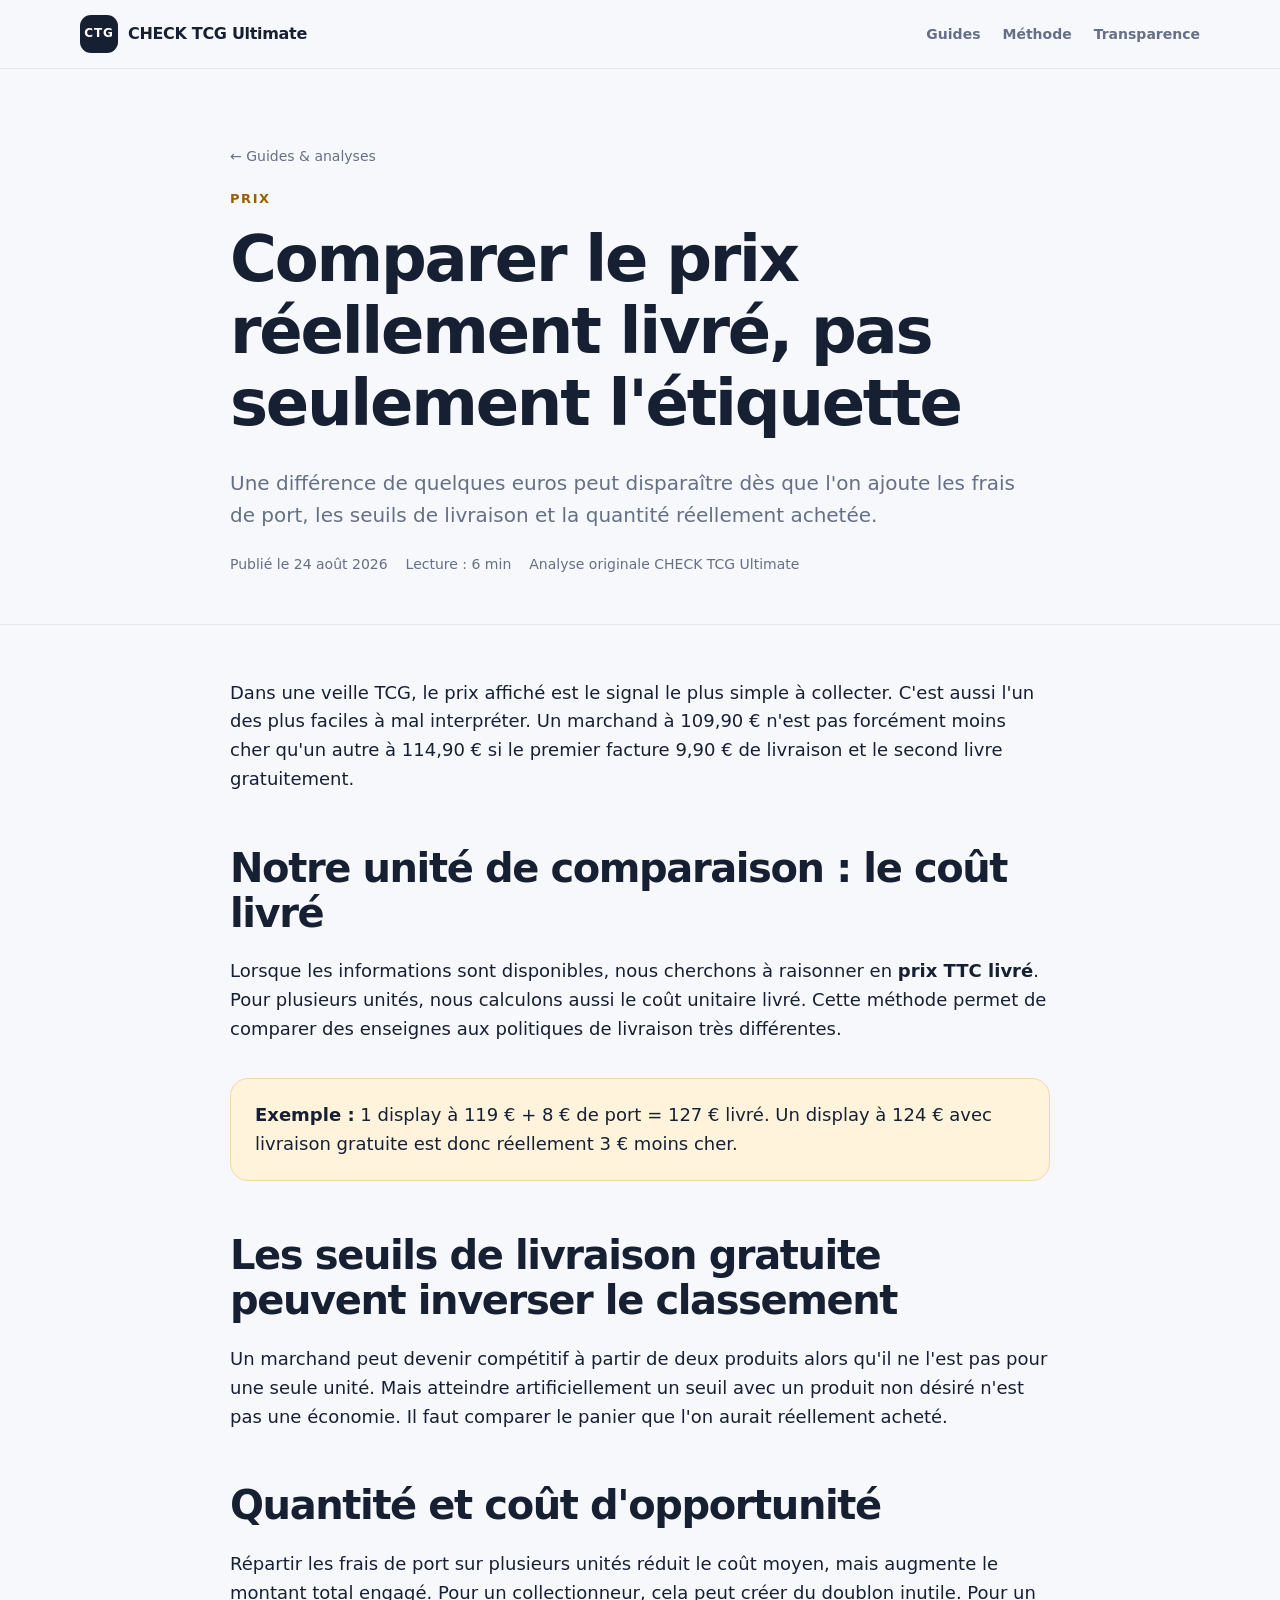
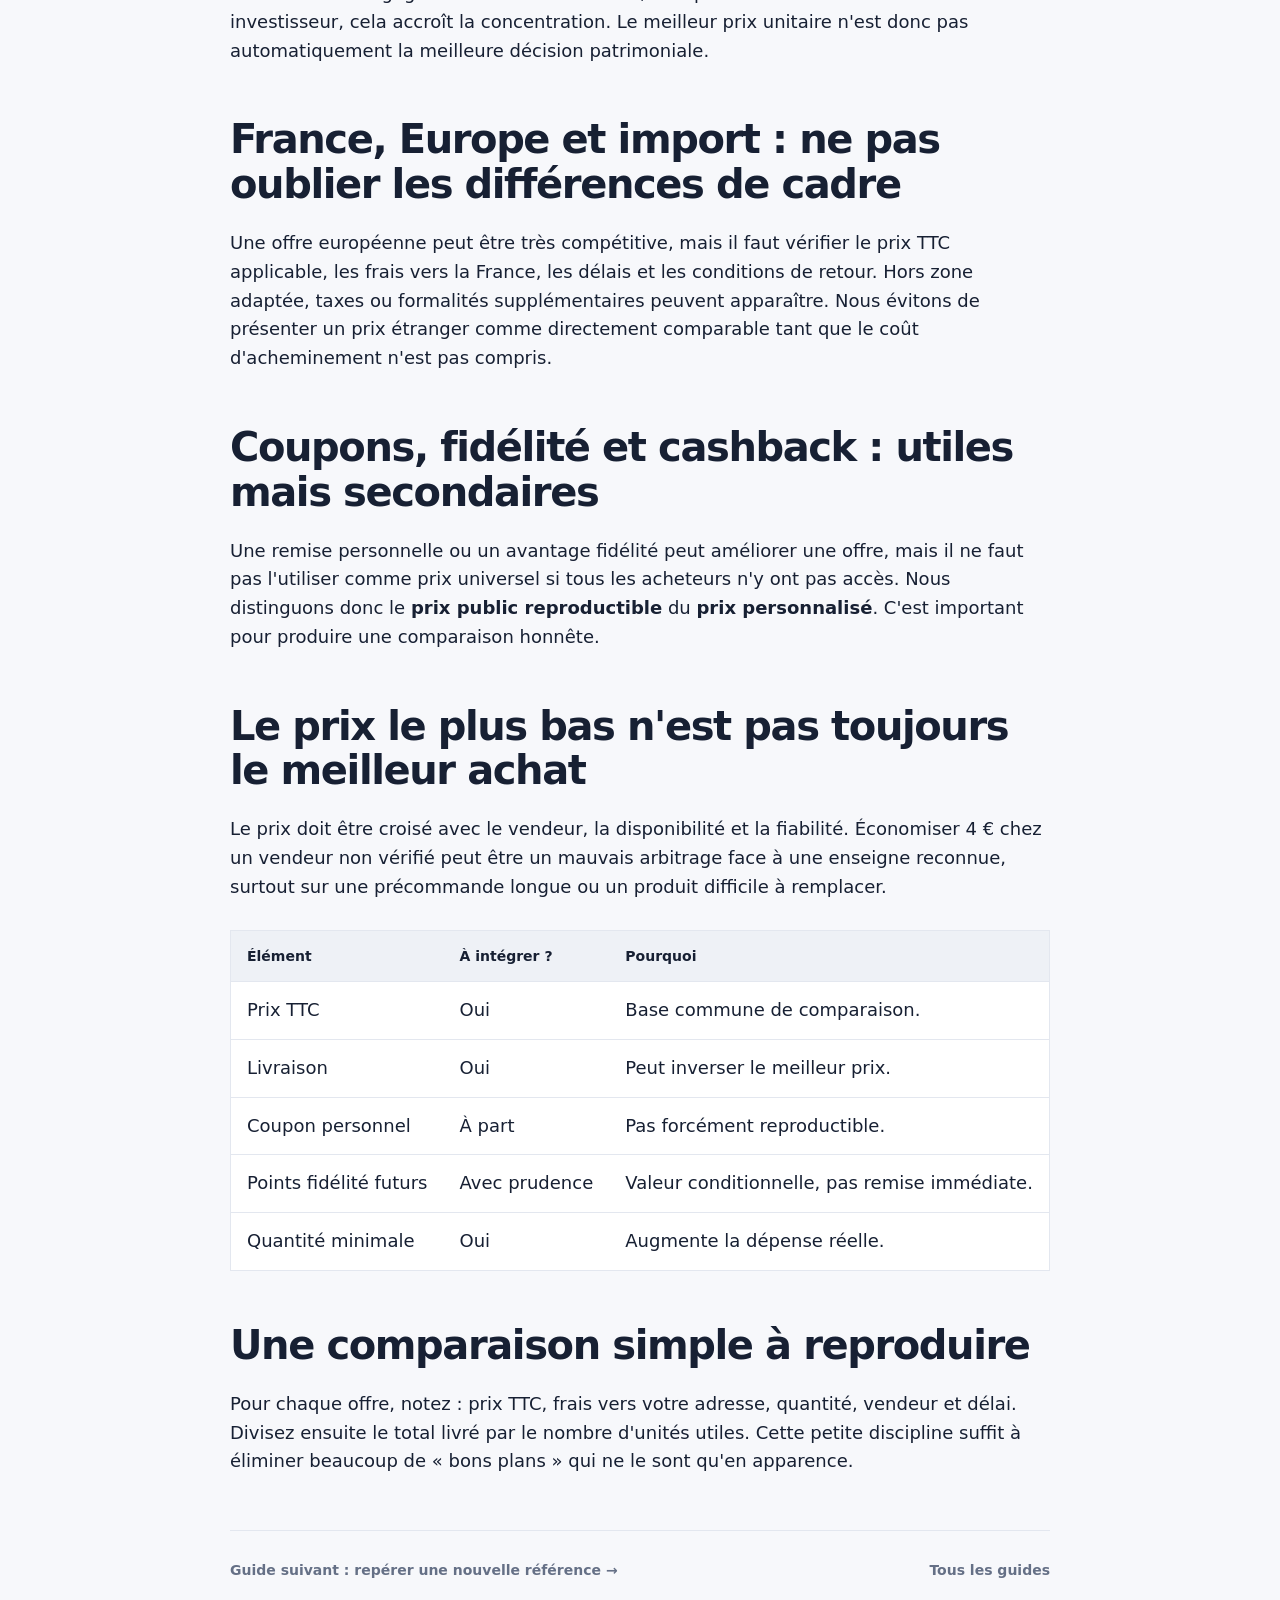
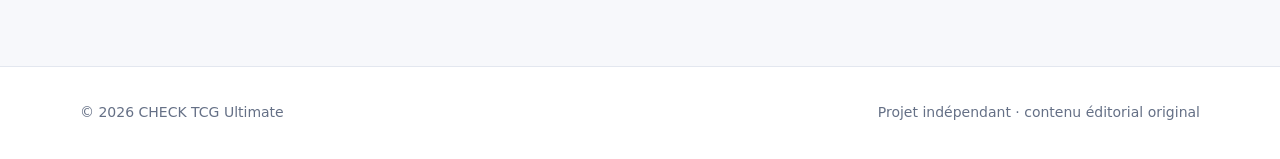
<file: guides/prix-livre.html>
<!doctype html>
<html lang="fr"><head><meta charset="utf-8"><meta name="viewport" content="width=device-width, initial-scale=1"><meta name="description" content="Comparer le vrai prix livré d'une offre TCG : frais de port, quantité, seuil de livraison, TVA et coût unitaire."><link rel="canonical" href="https://check-tcg-ultimate-publisher.vercel.app/guides/prix-livre.html"><title>Comparer le prix réellement livré — CHECK TCG Ultimate</title><link rel="stylesheet" href="../styles.css"></head>
<body><header class="site-header"><div class="shell nav-wrap"><a class="brand" href="../index.html"><span class="brand-mark">CTG</span><span>CHECK TCG Ultimate</span></a><nav><a href="../index.html#guides">Guides</a><a href="../index.html#methode">Méthode</a><a href="../index.html#transparence">Transparence</a></nav></div></header>
<main><section class="article-hero"><div class="article-shell"><a class="breadcrumb" href="../index.html#guides">← Guides & analyses</a><p class="eyebrow">Prix</p><h1>Comparer le prix réellement livré, pas seulement l'étiquette</h1><p class="lede">Une différence de quelques euros peut disparaître dès que l'on ajoute les frais de port, les seuils de livraison et la quantité réellement achetée.</p><div class="article-meta"><span>Publié le 24 août 2026</span><span>Lecture : 6 min</span><span>Analyse originale CHECK TCG Ultimate</span></div></div></section>
<article class="article-body"><div class="article-shell">
<p>Dans une veille TCG, le prix affiché est le signal le plus simple à collecter. C'est aussi l'un des plus faciles à mal interpréter. Un marchand à 109,90 € n'est pas forcément moins cher qu'un autre à 114,90 € si le premier facture 9,90 € de livraison et le second livre gratuitement.</p>
<h2>Notre unité de comparaison : le coût livré</h2>
<p>Lorsque les informations sont disponibles, nous cherchons à raisonner en <strong>prix TTC livré</strong>. Pour plusieurs unités, nous calculons aussi le coût unitaire livré. Cette méthode permet de comparer des enseignes aux politiques de livraison très différentes.</p>
<div class="callout"><p><strong>Exemple :</strong> 1 display à 119 € + 8 € de port = 127 € livré. Un display à 124 € avec livraison gratuite est donc réellement 3 € moins cher.</p></div>
<h2>Les seuils de livraison gratuite peuvent inverser le classement</h2>
<p>Un marchand peut devenir compétitif à partir de deux produits alors qu'il ne l'est pas pour une seule unité. Mais atteindre artificiellement un seuil avec un produit non désiré n'est pas une économie. Il faut comparer le panier que l'on aurait réellement acheté.</p>
<h2>Quantité et coût d'opportunité</h2>
<p>Répartir les frais de port sur plusieurs unités réduit le coût moyen, mais augmente le montant total engagé. Pour un collectionneur, cela peut créer du doublon inutile. Pour un investisseur, cela accroît la concentration. Le meilleur prix unitaire n'est donc pas automatiquement la meilleure décision patrimoniale.</p>
<h2>France, Europe et import : ne pas oublier les différences de cadre</h2>
<p>Une offre européenne peut être très compétitive, mais il faut vérifier le prix TTC applicable, les frais vers la France, les délais et les conditions de retour. Hors zone adaptée, taxes ou formalités supplémentaires peuvent apparaître. Nous évitons de présenter un prix étranger comme directement comparable tant que le coût d'acheminement n'est pas compris.</p>
<h2>Coupons, fidélité et cashback : utiles mais secondaires</h2>
<p>Une remise personnelle ou un avantage fidélité peut améliorer une offre, mais il ne faut pas l'utiliser comme prix universel si tous les acheteurs n'y ont pas accès. Nous distinguons donc le <strong>prix public reproductible</strong> du <strong>prix personnalisé</strong>. C'est important pour produire une comparaison honnête.</p>
<h2>Le prix le plus bas n'est pas toujours le meilleur achat</h2>
<p>Le prix doit être croisé avec le vendeur, la disponibilité et la fiabilité. Économiser 4 € chez un vendeur non vérifié peut être un mauvais arbitrage face à une enseigne reconnue, surtout sur une précommande longue ou un produit difficile à remplacer.</p>
<div class="table-wrap"><table><thead><tr><th>Élément</th><th>À intégrer ?</th><th>Pourquoi</th></tr></thead><tbody><tr><td>Prix TTC</td><td>Oui</td><td>Base commune de comparaison.</td></tr><tr><td>Livraison</td><td>Oui</td><td>Peut inverser le meilleur prix.</td></tr><tr><td>Coupon personnel</td><td>À part</td><td>Pas forcément reproductible.</td></tr><tr><td>Points fidélité futurs</td><td>Avec prudence</td><td>Valeur conditionnelle, pas remise immédiate.</td></tr><tr><td>Quantité minimale</td><td>Oui</td><td>Augmente la dépense réelle.</td></tr></tbody></table></div>
<h2>Une comparaison simple à reproduire</h2>
<p>Pour chaque offre, notez : prix TTC, frais vers votre adresse, quantité, vendeur et délai. Divisez ensuite le total livré par le nombre d'unités utiles. Cette petite discipline suffit à éliminer beaucoup de « bons plans » qui ne le sont qu'en apparence.</p>
<nav class="article-nav"><a href="nouvelles-references.html">Guide suivant : repérer une nouvelle référence →</a><a href="../index.html#guides">Tous les guides</a></nav>
</div></article></main><footer class="site-footer"><div class="shell footer-wrap"><span>© 2026 CHECK TCG Ultimate</span><span>Projet indépendant · contenu éditorial original</span></div></footer></body></html>
</file>
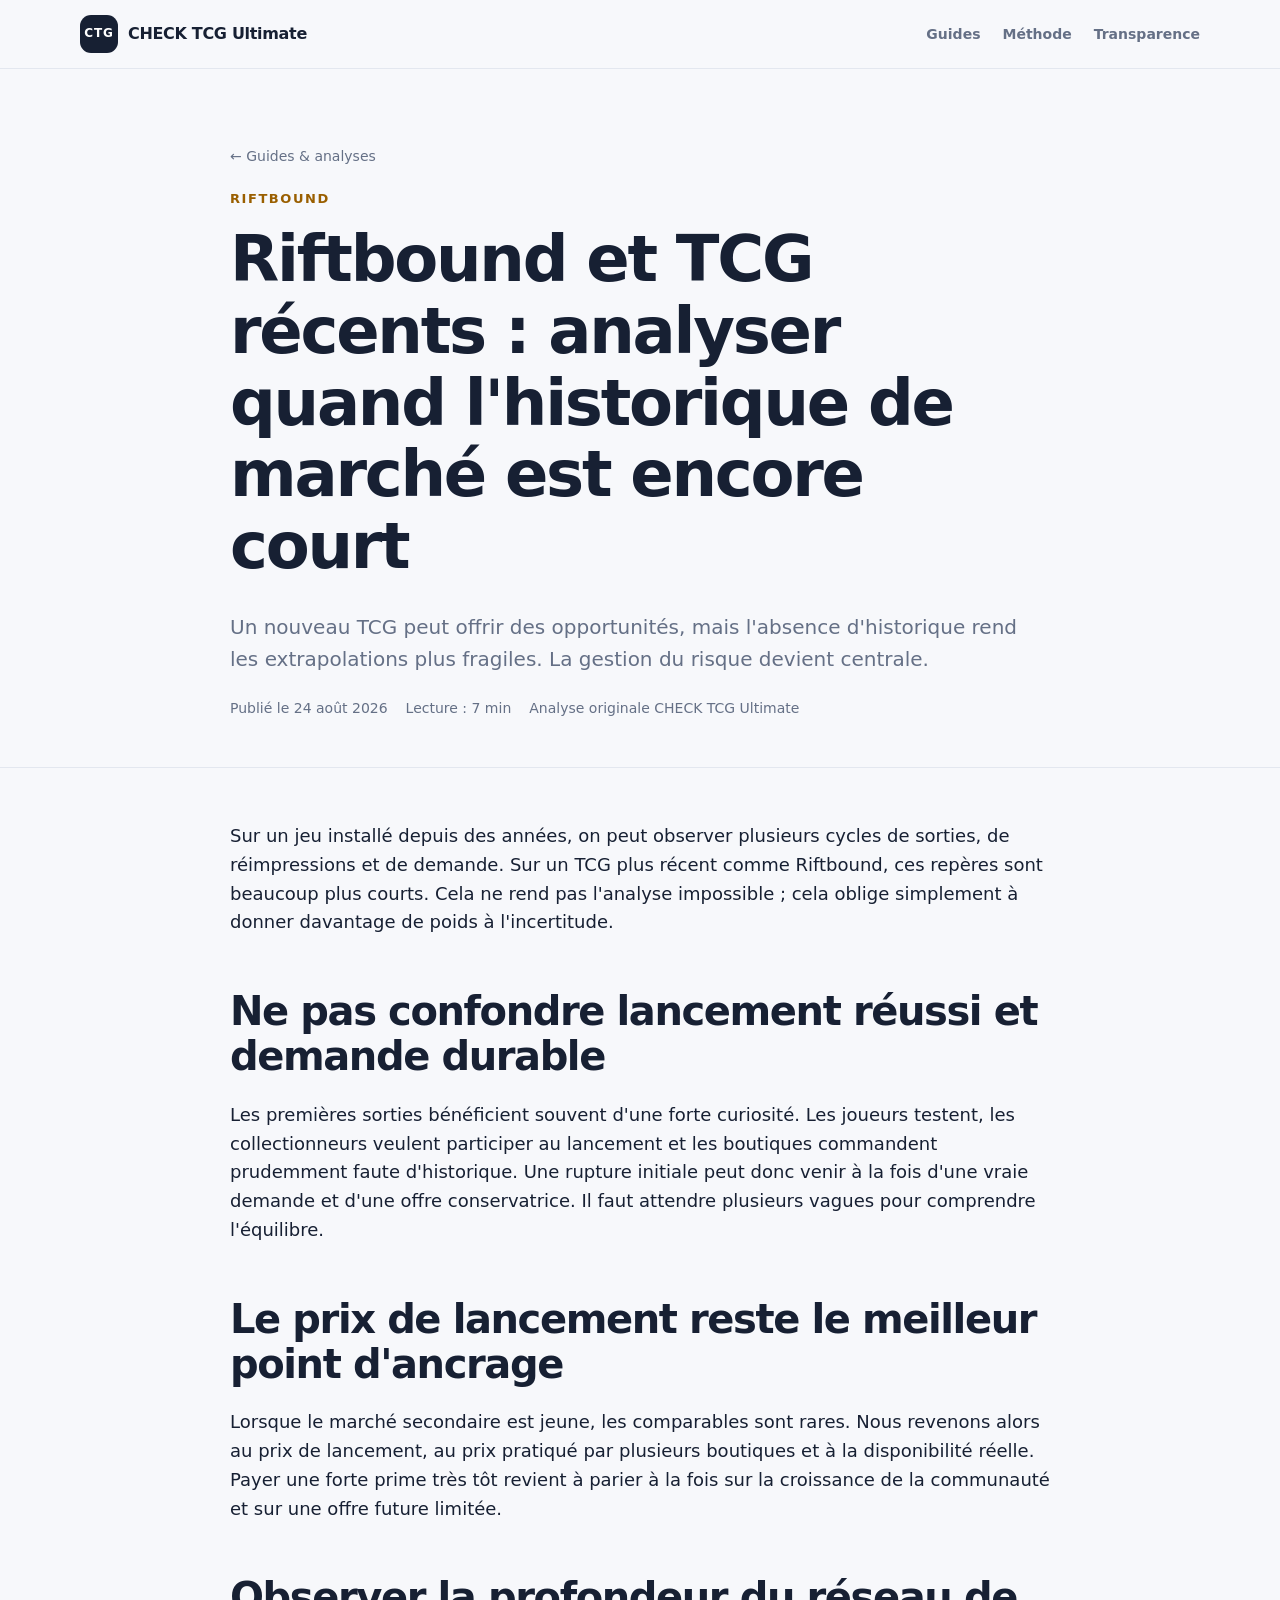
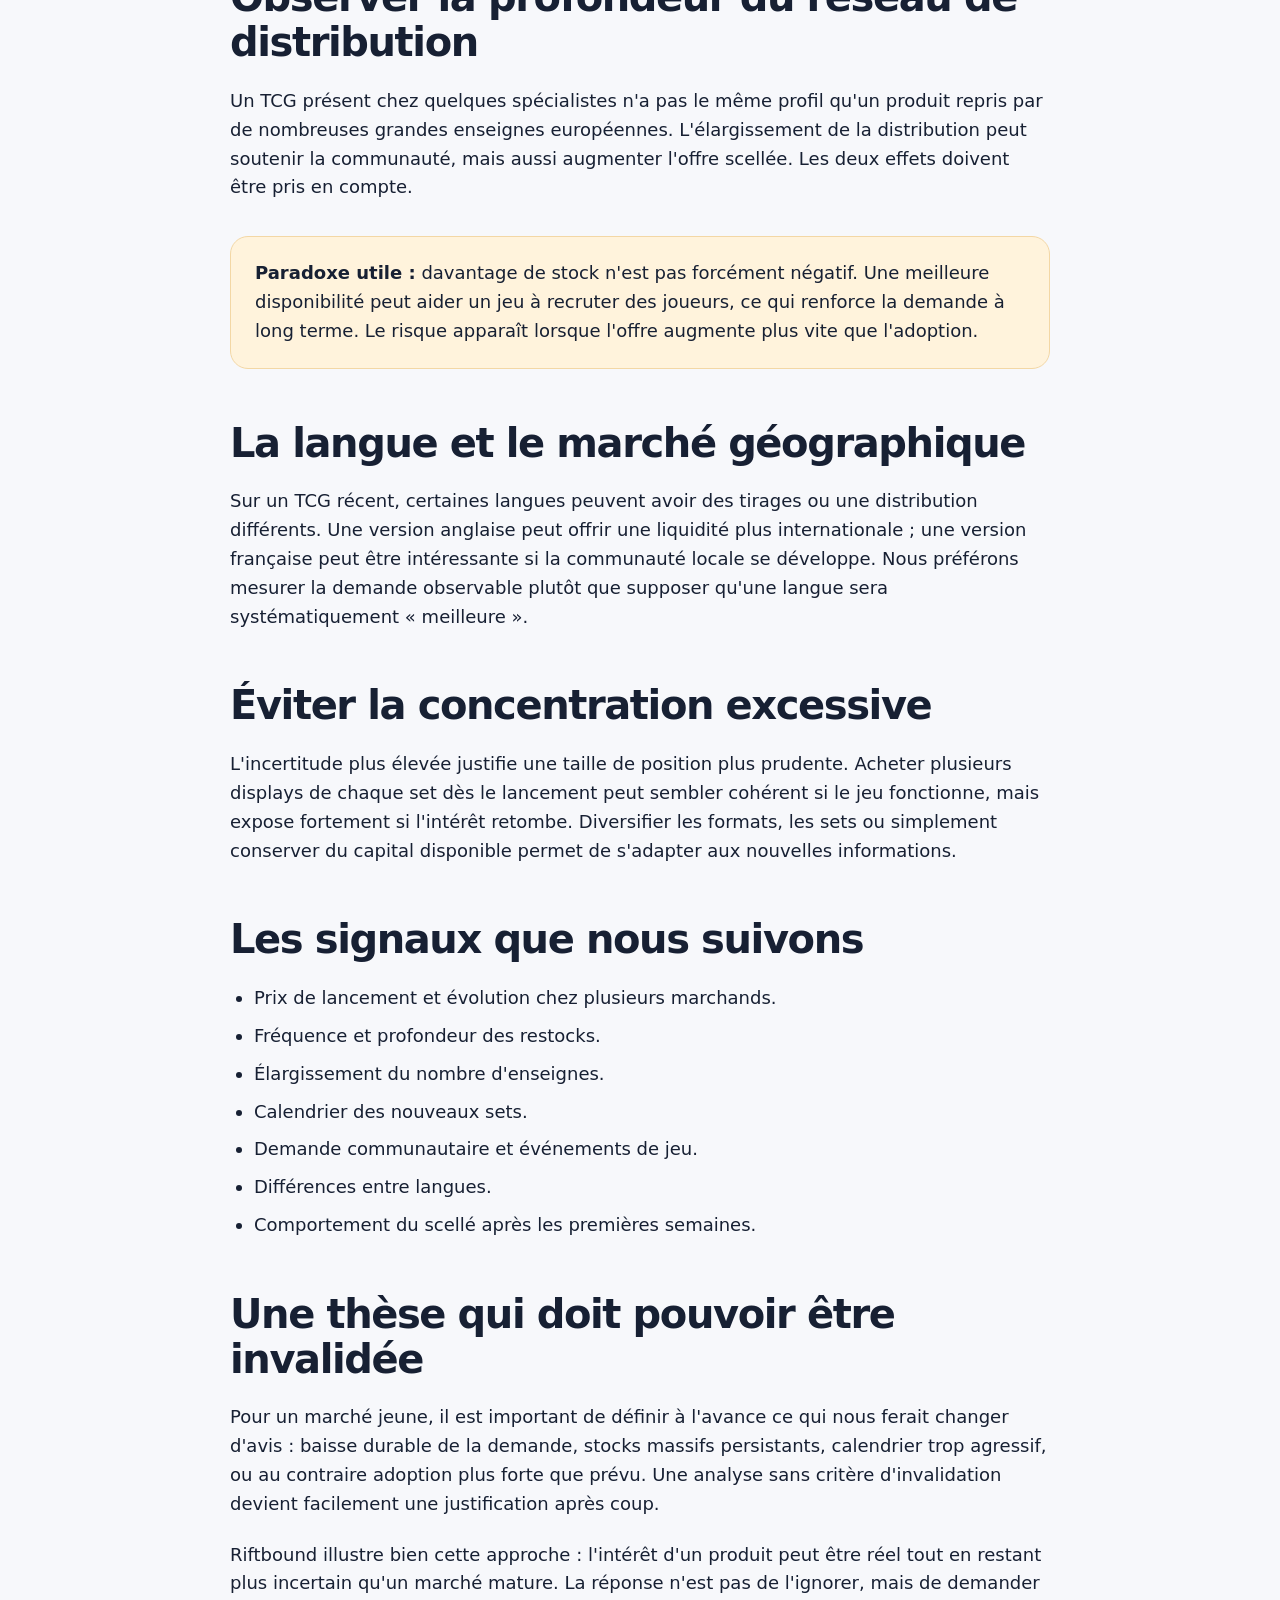
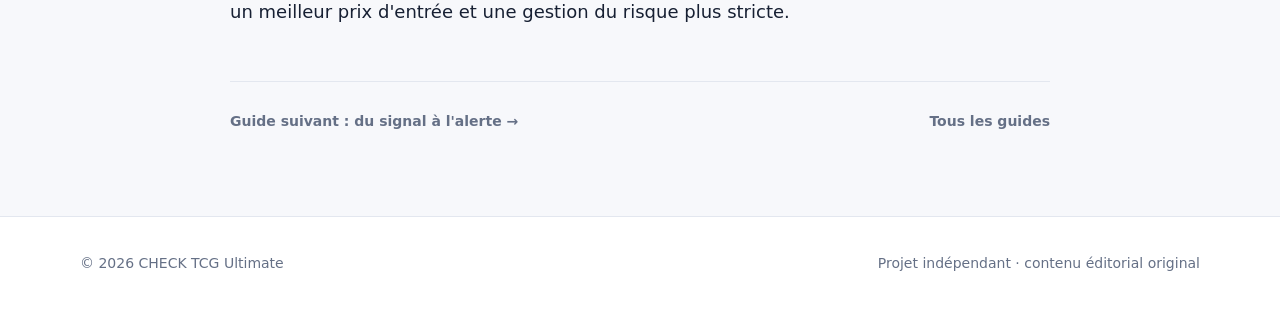
<file: guides/riftbound.html>
<!doctype html>
<html lang="fr"><head><meta charset="utf-8"><meta name="viewport" content="width=device-width, initial-scale=1"><meta name="description" content="Guide pour analyser un TCG récent comme Riftbound : incertitude de l'offre, profondeur de demande, prix de lancement et gestion du risque."><link rel="canonical" href="https://check-tcg-ultimate-publisher.vercel.app/guides/riftbound.html"><title>Analyser un TCG récent comme Riftbound — CHECK TCG Ultimate</title><link rel="stylesheet" href="../styles.css"></head>
<body><header class="site-header"><div class="shell nav-wrap"><a class="brand" href="../index.html"><span class="brand-mark">CTG</span><span>CHECK TCG Ultimate</span></a><nav><a href="../index.html#guides">Guides</a><a href="../index.html#methode">Méthode</a><a href="../index.html#transparence">Transparence</a></nav></div></header>
<main><section class="article-hero"><div class="article-shell"><a class="breadcrumb" href="../index.html#guides">← Guides & analyses</a><p class="eyebrow">Riftbound</p><h1>Riftbound et TCG récents : analyser quand l'historique de marché est encore court</h1><p class="lede">Un nouveau TCG peut offrir des opportunités, mais l'absence d'historique rend les extrapolations plus fragiles. La gestion du risque devient centrale.</p><div class="article-meta"><span>Publié le 24 août 2026</span><span>Lecture : 7 min</span><span>Analyse originale CHECK TCG Ultimate</span></div></div></section>
<article class="article-body"><div class="article-shell">
<p>Sur un jeu installé depuis des années, on peut observer plusieurs cycles de sorties, de réimpressions et de demande. Sur un TCG plus récent comme Riftbound, ces repères sont beaucoup plus courts. Cela ne rend pas l'analyse impossible ; cela oblige simplement à donner davantage de poids à l'incertitude.</p>
<h2>Ne pas confondre lancement réussi et demande durable</h2>
<p>Les premières sorties bénéficient souvent d'une forte curiosité. Les joueurs testent, les collectionneurs veulent participer au lancement et les boutiques commandent prudemment faute d'historique. Une rupture initiale peut donc venir à la fois d'une vraie demande et d'une offre conservatrice. Il faut attendre plusieurs vagues pour comprendre l'équilibre.</p>
<h2>Le prix de lancement reste le meilleur point d'ancrage</h2>
<p>Lorsque le marché secondaire est jeune, les comparables sont rares. Nous revenons alors au prix de lancement, au prix pratiqué par plusieurs boutiques et à la disponibilité réelle. Payer une forte prime très tôt revient à parier à la fois sur la croissance de la communauté et sur une offre future limitée.</p>
<h2>Observer la profondeur du réseau de distribution</h2>
<p>Un TCG présent chez quelques spécialistes n'a pas le même profil qu'un produit repris par de nombreuses grandes enseignes européennes. L'élargissement de la distribution peut soutenir la communauté, mais aussi augmenter l'offre scellée. Les deux effets doivent être pris en compte.</p>
<div class="callout"><p><strong>Paradoxe utile :</strong> davantage de stock n'est pas forcément négatif. Une meilleure disponibilité peut aider un jeu à recruter des joueurs, ce qui renforce la demande à long terme. Le risque apparaît lorsque l'offre augmente plus vite que l'adoption.</p></div>
<h2>La langue et le marché géographique</h2>
<p>Sur un TCG récent, certaines langues peuvent avoir des tirages ou une distribution différents. Une version anglaise peut offrir une liquidité plus internationale ; une version française peut être intéressante si la communauté locale se développe. Nous préférons mesurer la demande observable plutôt que supposer qu'une langue sera systématiquement « meilleure ».</p>
<h2>Éviter la concentration excessive</h2>
<p>L'incertitude plus élevée justifie une taille de position plus prudente. Acheter plusieurs displays de chaque set dès le lancement peut sembler cohérent si le jeu fonctionne, mais expose fortement si l'intérêt retombe. Diversifier les formats, les sets ou simplement conserver du capital disponible permet de s'adapter aux nouvelles informations.</p>
<h2>Les signaux que nous suivons</h2>
<ul><li>Prix de lancement et évolution chez plusieurs marchands.</li><li>Fréquence et profondeur des restocks.</li><li>Élargissement du nombre d'enseignes.</li><li>Calendrier des nouveaux sets.</li><li>Demande communautaire et événements de jeu.</li><li>Différences entre langues.</li><li>Comportement du scellé après les premières semaines.</li></ul>
<h2>Une thèse qui doit pouvoir être invalidée</h2>
<p>Pour un marché jeune, il est important de définir à l'avance ce qui nous ferait changer d'avis : baisse durable de la demande, stocks massifs persistants, calendrier trop agressif, ou au contraire adoption plus forte que prévu. Une analyse sans critère d'invalidation devient facilement une justification après coup.</p>
<p>Riftbound illustre bien cette approche : l'intérêt d'un produit peut être réel tout en restant plus incertain qu'un marché mature. La réponse n'est pas de l'ignorer, mais de demander un meilleur prix d'entrée et une gestion du risque plus stricte.</p>
<nav class="article-nav"><a href="alertes-validation.html">Guide suivant : du signal à l'alerte →</a><a href="../index.html#guides">Tous les guides</a></nav>
</div></article></main><footer class="site-footer"><div class="shell footer-wrap"><span>© 2026 CHECK TCG Ultimate</span><span>Projet indépendant · contenu éditorial original</span></div></footer></body></html>
</file>
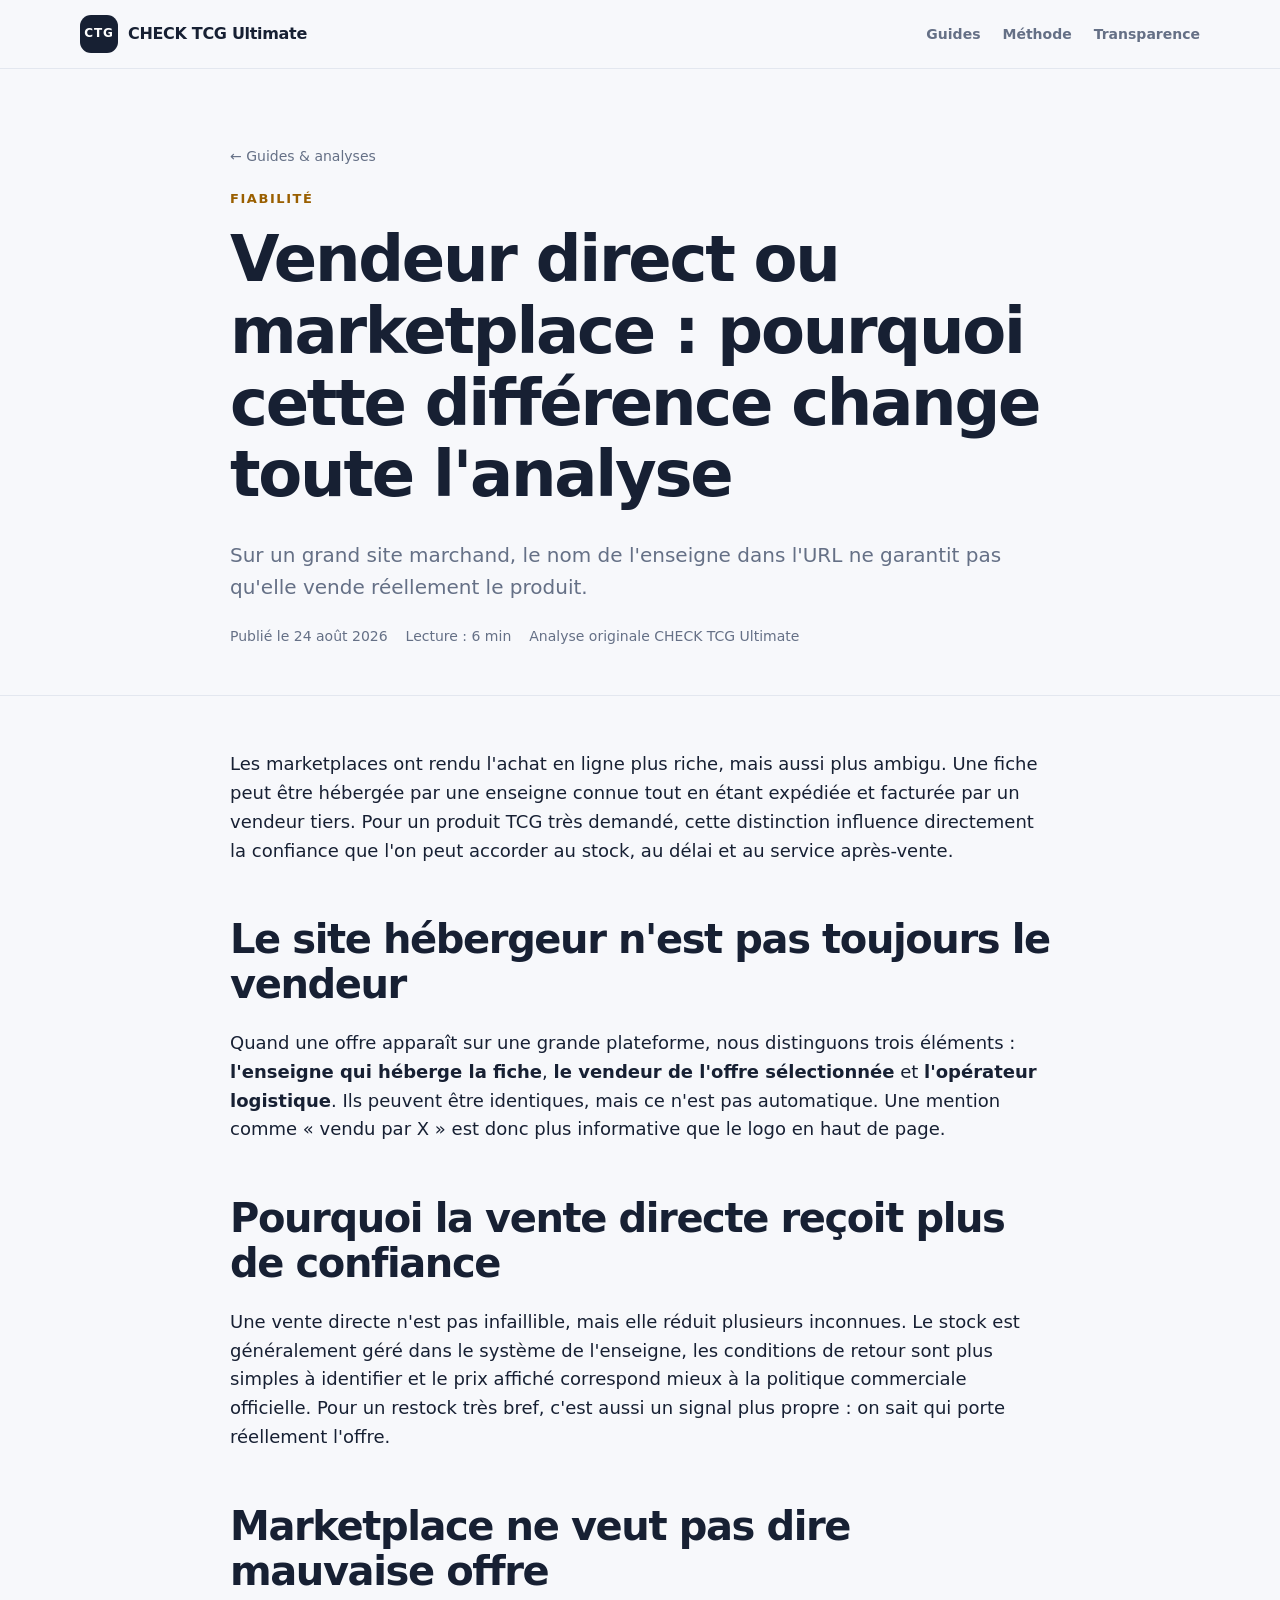
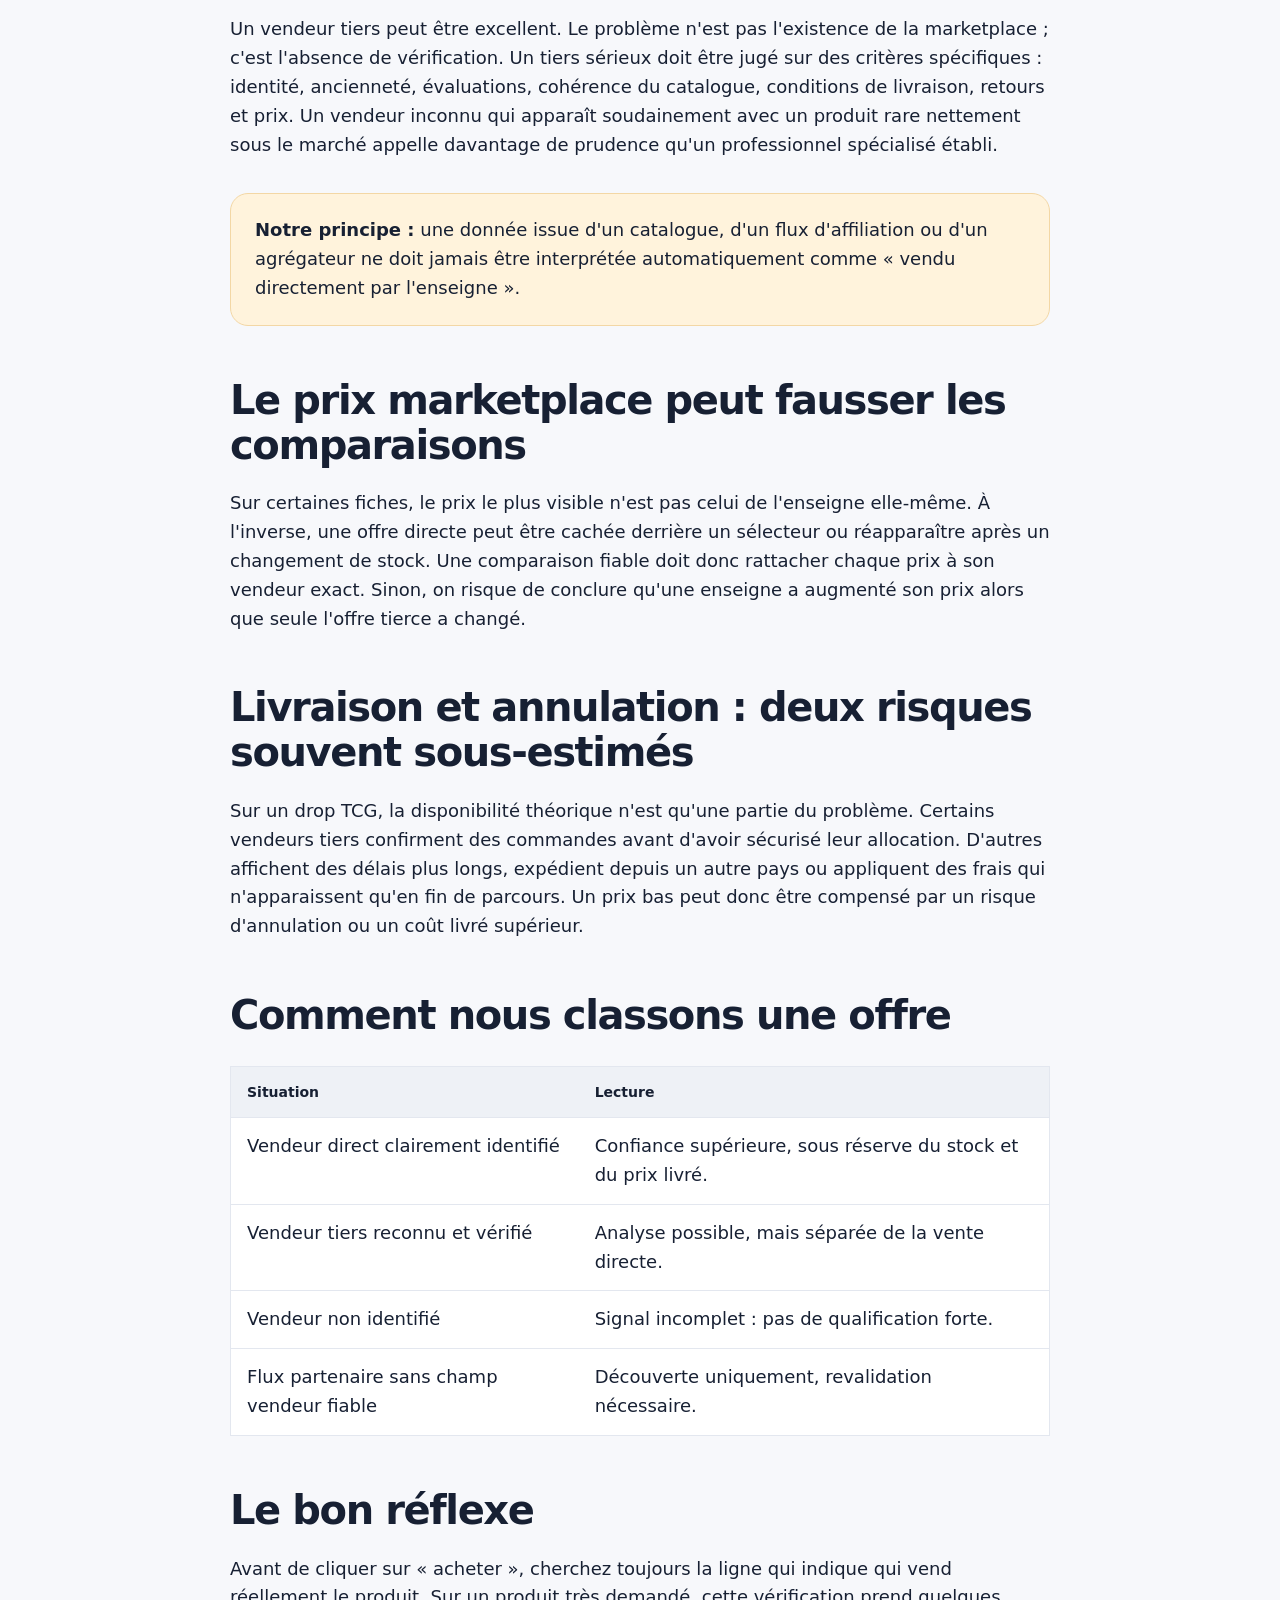
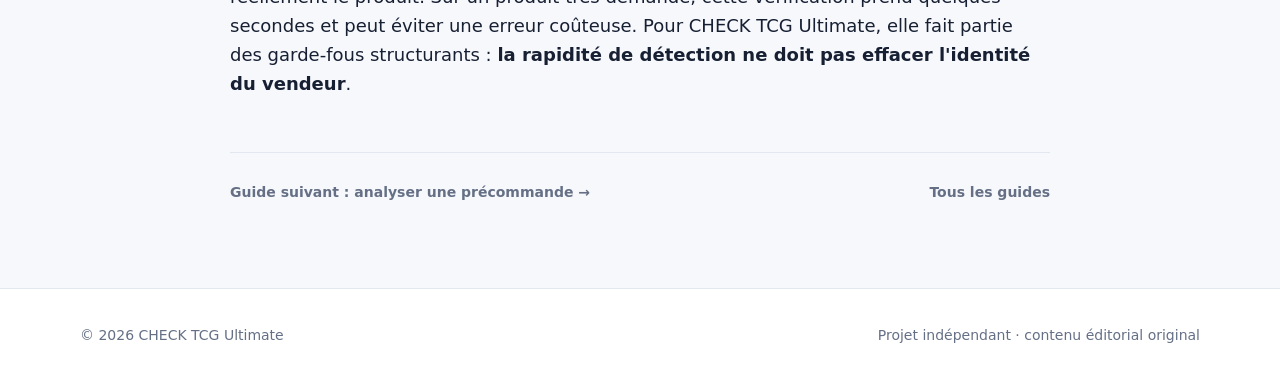
<file: guides/vendeur-direct-marketplace.html>
<!doctype html>
<html lang="fr"><head><meta charset="utf-8"><meta name="viewport" content="width=device-width, initial-scale=1"><meta name="description" content="Guide pour distinguer vente directe et marketplace sur les offres TCG, et comprendre l'impact sur stock, SAV, livraison et fiabilité."><link rel="canonical" href="https://check-tcg-ultimate-publisher.vercel.app/guides/vendeur-direct-marketplace.html"><title>Vendeur direct ou marketplace ? — CHECK TCG Ultimate</title><link rel="stylesheet" href="../styles.css"></head>
<body><header class="site-header"><div class="shell nav-wrap"><a class="brand" href="../index.html"><span class="brand-mark">CTG</span><span>CHECK TCG Ultimate</span></a><nav><a href="../index.html#guides">Guides</a><a href="../index.html#methode">Méthode</a><a href="../index.html#transparence">Transparence</a></nav></div></header>
<main><section class="article-hero"><div class="article-shell"><a class="breadcrumb" href="../index.html#guides">← Guides & analyses</a><p class="eyebrow">Fiabilité</p><h1>Vendeur direct ou marketplace : pourquoi cette différence change toute l'analyse</h1><p class="lede">Sur un grand site marchand, le nom de l'enseigne dans l'URL ne garantit pas qu'elle vende réellement le produit.</p><div class="article-meta"><span>Publié le 24 août 2026</span><span>Lecture : 6 min</span><span>Analyse originale CHECK TCG Ultimate</span></div></div></section>
<article class="article-body"><div class="article-shell">
<p>Les marketplaces ont rendu l'achat en ligne plus riche, mais aussi plus ambigu. Une fiche peut être hébergée par une enseigne connue tout en étant expédiée et facturée par un vendeur tiers. Pour un produit TCG très demandé, cette distinction influence directement la confiance que l'on peut accorder au stock, au délai et au service après-vente.</p>
<h2>Le site hébergeur n'est pas toujours le vendeur</h2>
<p>Quand une offre apparaît sur une grande plateforme, nous distinguons trois éléments : <strong>l'enseigne qui héberge la fiche</strong>, <strong>le vendeur de l'offre sélectionnée</strong> et <strong>l'opérateur logistique</strong>. Ils peuvent être identiques, mais ce n'est pas automatique. Une mention comme « vendu par X » est donc plus informative que le logo en haut de page.</p>
<h2>Pourquoi la vente directe reçoit plus de confiance</h2>
<p>Une vente directe n'est pas infaillible, mais elle réduit plusieurs inconnues. Le stock est généralement géré dans le système de l'enseigne, les conditions de retour sont plus simples à identifier et le prix affiché correspond mieux à la politique commerciale officielle. Pour un restock très bref, c'est aussi un signal plus propre : on sait qui porte réellement l'offre.</p>
<h2>Marketplace ne veut pas dire mauvaise offre</h2>
<p>Un vendeur tiers peut être excellent. Le problème n'est pas l'existence de la marketplace ; c'est l'absence de vérification. Un tiers sérieux doit être jugé sur des critères spécifiques : identité, ancienneté, évaluations, cohérence du catalogue, conditions de livraison, retours et prix. Un vendeur inconnu qui apparaît soudainement avec un produit rare nettement sous le marché appelle davantage de prudence qu'un professionnel spécialisé établi.</p>
<div class="callout"><p><strong>Notre principe :</strong> une donnée issue d'un catalogue, d'un flux d'affiliation ou d'un agrégateur ne doit jamais être interprétée automatiquement comme « vendu directement par l'enseigne ».</p></div>
<h2>Le prix marketplace peut fausser les comparaisons</h2>
<p>Sur certaines fiches, le prix le plus visible n'est pas celui de l'enseigne elle-même. À l'inverse, une offre directe peut être cachée derrière un sélecteur ou réapparaître après un changement de stock. Une comparaison fiable doit donc rattacher chaque prix à son vendeur exact. Sinon, on risque de conclure qu'une enseigne a augmenté son prix alors que seule l'offre tierce a changé.</p>
<h2>Livraison et annulation : deux risques souvent sous-estimés</h2>
<p>Sur un drop TCG, la disponibilité théorique n'est qu'une partie du problème. Certains vendeurs tiers confirment des commandes avant d'avoir sécurisé leur allocation. D'autres affichent des délais plus longs, expédient depuis un autre pays ou appliquent des frais qui n'apparaissent qu'en fin de parcours. Un prix bas peut donc être compensé par un risque d'annulation ou un coût livré supérieur.</p>
<h2>Comment nous classons une offre</h2>
<div class="table-wrap"><table><thead><tr><th>Situation</th><th>Lecture</th></tr></thead><tbody><tr><td>Vendeur direct clairement identifié</td><td>Confiance supérieure, sous réserve du stock et du prix livré.</td></tr><tr><td>Vendeur tiers reconnu et vérifié</td><td>Analyse possible, mais séparée de la vente directe.</td></tr><tr><td>Vendeur non identifié</td><td>Signal incomplet : pas de qualification forte.</td></tr><tr><td>Flux partenaire sans champ vendeur fiable</td><td>Découverte uniquement, revalidation nécessaire.</td></tr></tbody></table></div>
<h2>Le bon réflexe</h2>
<p>Avant de cliquer sur « acheter », cherchez toujours la ligne qui indique qui vend réellement le produit. Sur un produit très demandé, cette vérification prend quelques secondes et peut éviter une erreur coûteuse. Pour CHECK TCG Ultimate, elle fait partie des garde-fous structurants : <strong>la rapidité de détection ne doit pas effacer l'identité du vendeur</strong>.</p>
<nav class="article-nav"><a href="precommandes-tcg.html">Guide suivant : analyser une précommande →</a><a href="../index.html#guides">Tous les guides</a></nav>
</div></article></main><footer class="site-footer"><div class="shell footer-wrap"><span>© 2026 CHECK TCG Ultimate</span><span>Projet indépendant · contenu éditorial original</span></div></footer></body></html>
</file>
<file: styles.css>
:root {
  color-scheme: light;
  --bg: #f7f8fb;
  --surface: #ffffff;
  --ink: #172033;
  --muted: #657086;
  --line: #e3e7ef;
  --accent: #ff9d00;
  --accent-soft: #fff3dc;
  --max: 1120px;
}

* { box-sizing: border-box; }
html { scroll-behavior: smooth; }
body {
  margin: 0;
  font-family: Inter, ui-sans-serif, system-ui, -apple-system, BlinkMacSystemFont, "Segoe UI", sans-serif;
  color: var(--ink);
  background: var(--bg);
  line-height: 1.6;
}

a { color: inherit; }
.shell { width: min(calc(100% - 40px), var(--max)); margin: 0 auto; }

.site-header {
  position: sticky;
  top: 0;
  z-index: 10;
  background: rgba(247, 248, 251, 0.92);
  backdrop-filter: blur(12px);
  border-bottom: 1px solid var(--line);
}
.nav-wrap {
  min-height: 68px;
  display: flex;
  align-items: center;
  justify-content: space-between;
  gap: 24px;
}
.brand {
  display: inline-flex;
  align-items: center;
  gap: 10px;
  font-weight: 800;
  text-decoration: none;
  letter-spacing: -0.02em;
}
.brand-mark {
  width: 38px;
  height: 38px;
  display: inline-grid;
  place-items: center;
  border-radius: 11px;
  background: var(--ink);
  color: #fff;
  font-size: 12px;
  letter-spacing: 0.08em;
}
nav { display: flex; gap: 22px; }
nav a { text-decoration: none; color: var(--muted); font-weight: 650; font-size: 14px; }
nav a:hover { color: var(--ink); }

.hero { padding: 96px 0 72px; }
.hero-grid {
  display: grid;
  grid-template-columns: minmax(0, 1.55fr) minmax(280px, 0.75fr);
  gap: 48px;
  align-items: end;
}
.eyebrow, .section-kicker {
  margin: 0 0 14px;
  font-size: 13px;
  text-transform: uppercase;
  letter-spacing: 0.12em;
  font-weight: 800;
  color: #9a5f00;
}
h1, h2, h3 { line-height: 1.12; letter-spacing: -0.035em; }
h1 { margin: 0; font-size: clamp(42px, 7vw, 76px); max-width: 900px; }
h2 { margin: 0 0 22px; font-size: clamp(30px, 4vw, 48px); }
h3 { margin: 0 0 12px; font-size: 21px; }
.lede { max-width: 790px; margin: 28px 0 0; font-size: 20px; color: var(--muted); }
.chips { display: flex; flex-wrap: wrap; gap: 10px; margin-top: 32px; }
.chips span {
  border: 1px solid var(--line);
  background: var(--surface);
  border-radius: 999px;
  padding: 8px 13px;
  font-weight: 700;
  font-size: 14px;
}
.status-card {
  background: var(--surface);
  border: 1px solid var(--line);
  border-radius: 24px;
  padding: 28px;
  box-shadow: 0 18px 60px rgba(23, 32, 51, 0.08);
}
.status-dot {
  width: 12px;
  height: 12px;
  border-radius: 50%;
  background: var(--accent);
  box-shadow: 0 0 0 7px var(--accent-soft);
  margin-bottom: 24px;
}
.status-label { margin: 0; color: var(--muted); font-size: 13px; text-transform: uppercase; letter-spacing: .1em; font-weight: 800; }
.status-value { margin: 4px 0 10px; font-size: 26px; font-weight: 850; letter-spacing: -0.03em; }
.status-copy { margin: 0; color: var(--muted); }

.section { padding: 80px 0; }
.section-muted { background: #eef1f6; border-block: 1px solid var(--line); }
.cards { display: grid; gap: 18px; margin-top: 34px; }
.cards.three { grid-template-columns: repeat(3, minmax(0, 1fr)); }
.card {
  background: var(--surface);
  border: 1px solid var(--line);
  border-radius: 20px;
  padding: 26px;
}
.card p, .prose p, .split > div > p { color: var(--muted); }
.split { display: grid; grid-template-columns: minmax(0, .9fr) minmax(0, 1.1fr); gap: 64px; align-items: start; }
.steps { list-style: none; padding: 0; margin: 0; display: grid; gap: 12px; counter-reset: step; }
.steps li {
  counter-increment: step;
  display: grid;
  grid-template-columns: 44px 1fr;
  column-gap: 16px;
  align-items: start;
  background: var(--surface);
  border: 1px solid var(--line);
  border-radius: 18px;
  padding: 20px;
}
.steps li::before {
  content: counter(step);
  width: 36px;
  height: 36px;
  border-radius: 11px;
  display: grid;
  place-items: center;
  background: var(--accent-soft);
  color: #8c5700;
  font-weight: 900;
}
.steps strong { display: block; }
.steps span { color: var(--muted); font-size: 15px; }
.prose { font-size: 17px; }
.prose p:first-child { margin-top: 0; }

.guide-grid {
  display: grid;
  grid-template-columns: repeat(2, minmax(0, 1fr));
  gap: 18px;
  margin-top: 34px;
}
.guide-card {
  display: block;
  text-decoration: none;
  background: var(--surface);
  border: 1px solid var(--line);
  border-radius: 20px;
  padding: 24px;
  transition: transform .18s ease, box-shadow .18s ease, border-color .18s ease;
}
.guide-card:hover {
  transform: translateY(-2px);
  border-color: #cfd5e1;
  box-shadow: 0 14px 36px rgba(23, 32, 51, 0.08);
}
.guide-card .guide-tag {
  display: inline-block;
  margin-bottom: 10px;
  color: #8c5700;
  font-size: 12px;
  text-transform: uppercase;
  letter-spacing: .1em;
  font-weight: 850;
}
.guide-card h3 { margin-bottom: 10px; }
.guide-card p { margin: 0; color: var(--muted); }

.article-hero {
  padding: 74px 0 48px;
  border-bottom: 1px solid var(--line);
}
.article-shell { width: min(calc(100% - 40px), 820px); margin: 0 auto; }
.article-hero h1 { font-size: clamp(38px, 6vw, 64px); }
.article-meta {
  display: flex;
  flex-wrap: wrap;
  gap: 10px 18px;
  margin: 22px 0 0;
  color: var(--muted);
  font-size: 14px;
}
.article-body {
  padding: 54px 0 84px;
  font-size: 18px;
}
.article-body p { margin: 0 0 22px; }
.article-body h2 { margin-top: 52px; font-size: clamp(28px, 4vw, 40px); }
.article-body h3 { margin-top: 34px; font-size: 24px; }
.article-body ul, .article-body ol { margin: 0 0 24px; padding-left: 24px; }
.article-body li { margin-bottom: 9px; }
.article-body strong { font-weight: 800; }
.article-body a { text-decoration-thickness: 1px; text-underline-offset: 3px; }
.callout {
  margin: 34px 0;
  padding: 22px 24px;
  background: var(--accent-soft);
  border: 1px solid #f3d7a5;
  border-radius: 18px;
}
.callout p:last-child { margin-bottom: 0; }
.article-summary {
  margin: 32px 0 0;
  padding: 22px 24px;
  background: var(--surface);
  border: 1px solid var(--line);
  border-radius: 18px;
}
.article-summary strong { display: block; margin-bottom: 8px; }
.article-nav {
  display: flex;
  justify-content: space-between;
  gap: 18px;
  margin-top: 54px;
  padding-top: 28px;
  border-top: 1px solid var(--line);
}
.article-nav a { font-weight: 750; text-decoration: none; }
.article-nav a:hover { text-decoration: underline; }
.breadcrumb {
  display: inline-flex;
  gap: 8px;
  margin-bottom: 22px;
  color: var(--muted);
  font-size: 14px;
  text-decoration: none;
}
.table-wrap { overflow-x: auto; margin: 28px 0; }
table {
  width: 100%;
  border-collapse: collapse;
  background: var(--surface);
  border: 1px solid var(--line);
}
th, td { padding: 14px 16px; border-bottom: 1px solid var(--line); text-align: left; vertical-align: top; }
th { font-size: 14px; background: #eef1f6; }
.small-note { color: var(--muted); font-size: 14px; }

.site-footer { border-top: 1px solid var(--line); background: var(--surface); }
.footer-wrap { min-height: 92px; display: flex; justify-content: space-between; align-items: center; gap: 20px; color: var(--muted); font-size: 14px; }
.footer-wrap a { text-decoration: none; }
.footer-wrap a:hover { text-decoration: underline; }

@media (max-width: 820px) {
  nav { display: none; }
  .hero { padding-top: 68px; }
  .hero-grid, .split, .cards.three, .guide-grid { grid-template-columns: 1fr; }
  .hero-grid, .split { gap: 34px; }
  .section { padding: 60px 0; }
  .article-hero { padding-top: 54px; }
  .article-body { padding-top: 42px; font-size: 17px; }
  .article-nav { flex-direction: column; }
  .footer-wrap { align-items: flex-start; flex-direction: column; justify-content: center; padding-block: 22px; }
}
</file>
